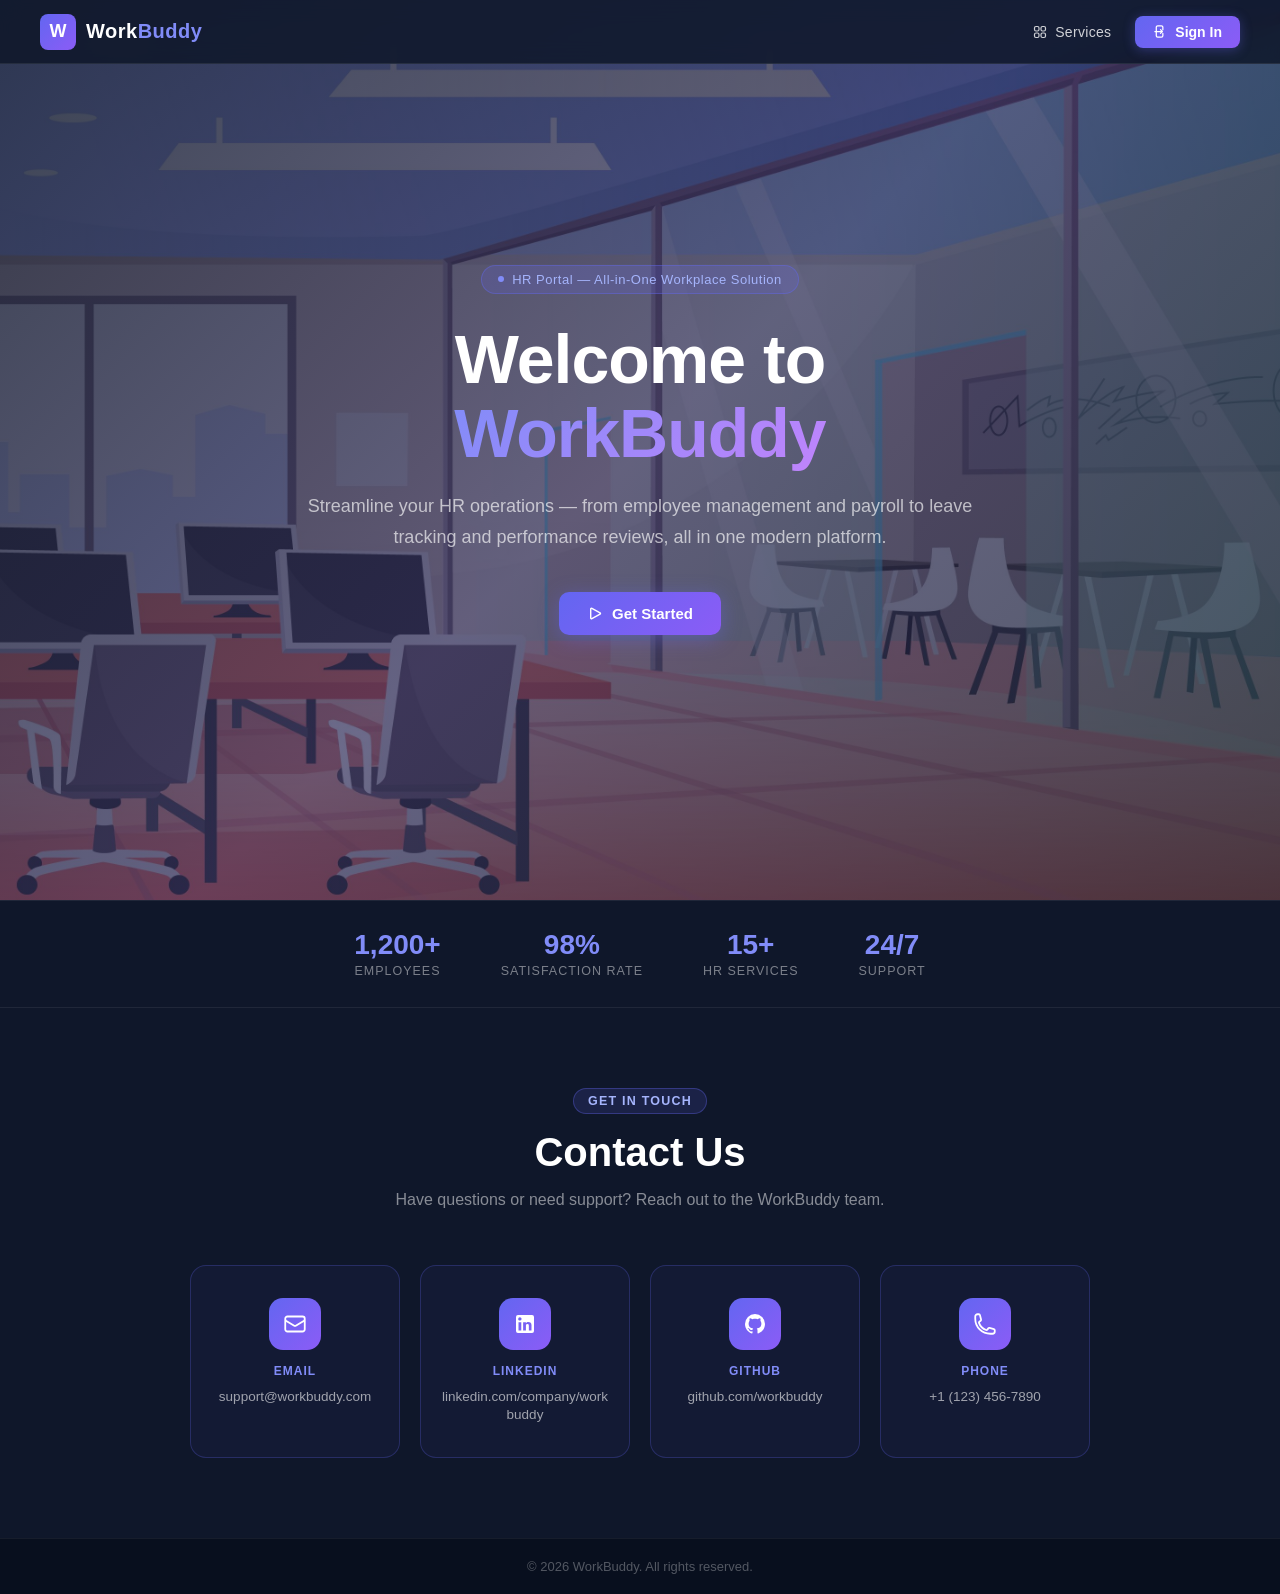
<file: src/main/resources/static/index.html>
<!DOCTYPE html>
<html lang="en">
<head>
    <meta charset="UTF-8" />
    <meta name="viewport" content="width=device-width, initial-scale=1.0" />
    <title>WorkBuddy</title>
    <link rel="stylesheet" href="css/style.css" />
</head>
<body>

    <!-- ===== Fixed Navbar ===== -->
    <nav class="navbar" id="navbar">

        <!-- Brand -->
        <a href="index.html" class="navbar-brand">
            <div class="logo-icon">W</div>
            <span class="brand-name">Work<span>Buddy</span></span>
        </a>

        <!-- Right: Services + Auth -->
        <div class="navbar-actions">

            <a href="services.html" class="nav-services-link">
                <svg xmlns="http://www.w3.org/2000/svg" fill="none" viewBox="0 0 24 24" stroke-width="1.8" stroke="currentColor">
                    <path stroke-linecap="round" stroke-linejoin="round" d="M3.75 6A2.25 2.25 0 0 1 6 3.75h2.25A2.25 2.25 0 0 1 10.5 6v2.25a2.25 2.25 0 0 1-2.25 2.25H6a2.25 2.25 0 0 1-2.25-2.25V6ZM3.75 15.75A2.25 2.25 0 0 1 6 13.5h2.25a2.25 2.25 0 0 1 2.25 2.25V18a2.25 2.25 0 0 1-2.25 2.25H6A2.25 2.25 0 0 1 3.75 18v-2.25ZM13.5 6a2.25 2.25 0 0 1 2.25-2.25H18A2.25 2.25 0 0 1 20.25 6v2.25A2.25 2.25 0 0 1 18 10.5h-2.25a2.25 2.25 0 0 1-2.25-2.25V6ZM13.5 15.75a2.25 2.25 0 0 1 2.25-2.25H18a2.25 2.25 0 0 1 2.25 2.25V18A2.25 2.25 0 0 1 18 20.25h-2.25A2.25 2.25 0 0 1 13.5 18v-2.25Z" />
                </svg>
                Services
            </a>

            <!-- Sign In button (shown when NOT signed in) -->
            <button class="btn-signin" id="btn-signin" onclick="openSignInModal()">
                <svg xmlns="http://www.w3.org/2000/svg" fill="none" viewBox="0 0 24 24" stroke-width="2" stroke="currentColor">
                    <path stroke-linecap="round" stroke-linejoin="round" d="M15.75 9V5.25A2.25 2.25 0 0 0 13.5 3h-6a2.25 2.25 0 0 0-2.25 2.25v13.5A2.25 2.25 0 0 0 7.5 21h6a2.25 2.25 0 0 0 2.25-2.25V15M12 9l3 3m0 0-3 3m3-3H3" />
                </svg>
                Sign In
            </button>

            <!-- Profile (shown when signed in, hidden by default) -->
            <div class="profile-wrapper" id="profile-section" style="display:none;">
                <button class="profile-btn" id="profile-btn" aria-label="User profile">
                    <div class="profile-avatar" id="nav-avatar">??</div>
                    <span class="profile-name" id="nav-name">Loading</span>
                    <svg class="profile-chevron" xmlns="http://www.w3.org/2000/svg" fill="none" viewBox="0 0 24 24" stroke-width="2" stroke="currentColor">
                        <path stroke-linecap="round" stroke-linejoin="round" d="m19.5 8.25-7.5 7.5-7.5-7.5" />
                    </svg>
                </button>

                <div class="profile-dropdown" id="profile-dropdown">
                    <div class="profile-dropdown-header">
                        <div class="full-name" id="nav-full-name">-</div>
                        <div class="email" id="nav-email">-</div>
                    </div>
                    <a href="#">
                        <svg xmlns="http://www.w3.org/2000/svg" fill="none" viewBox="0 0 24 24" stroke-width="1.8" stroke="currentColor">
                            <path stroke-linecap="round" stroke-linejoin="round" d="M15.75 6a3.75 3.75 0 1 1-7.5 0 3.75 3.75 0 0 1 7.5 0ZM4.501 20.118a7.5 7.5 0 0 1 14.998 0A17.933 17.933 0 0 1 12 21.75c-2.676 0-5.216-.584-7.499-1.632Z" />
                        </svg>
                        My Profile
                    </a>
                    <a href="#">
                        <svg xmlns="http://www.w3.org/2000/svg" fill="none" viewBox="0 0 24 24" stroke-width="1.8" stroke="currentColor">
                            <path stroke-linecap="round" stroke-linejoin="round" d="M9.594 3.94c.09-.542.56-.94 1.11-.94h2.593c.55 0 1.02.398 1.11.94l.213 1.281c.063.374.313.686.645.87.074.04.147.083.22.127.325.196.72.257 1.075.124l1.217-.456a1.125 1.125 0 0 1 1.37.49l1.296 2.247a1.125 1.125 0 0 1-.26 1.431l-1.003.827c-.293.241-.438.613-.43.992a7.723 7.723 0 0 1 0 .255c-.008.378.137.75.43.991l1.004.827c.424.35.534.955.26 1.43l-1.298 2.247a1.125 1.125 0 0 1-1.369.491l-1.217-.456c-.355-.133-.75-.072-1.076.124a6.47 6.47 0 0 1-.22.128c-.331.183-.581.495-.644.869l-.213 1.281c-.09.543-.56.94-1.11.94h-2.594c-.55 0-1.019-.398-1.11-.94l-.213-1.281c-.062-.374-.312-.686-.644-.87a6.52 6.52 0 0 1-.22-.127c-.325-.196-.72-.257-1.076-.124l-1.217.456a1.125 1.125 0 0 1-1.369-.49l-1.297-2.247a1.125 1.125 0 0 1 .26-1.431l1.004-.827c.292-.24.437-.613.43-.991a6.932 6.932 0 0 1 0-.255c.007-.38-.138-.751-.43-.992l-1.004-.827a1.125 1.125 0 0 1-.26-1.43l1.297-2.247a1.125 1.125 0 0 1 1.37-.491l1.216.456c.356.133.751.072 1.076-.124.072-.044.146-.086.22-.128.332-.183.582-.495.644-.869l.214-1.28Z" />
                            <path stroke-linecap="round" stroke-linejoin="round" d="M15 12a3 3 0 1 1-6 0 3 3 0 0 1 6 0Z" />
                        </svg>
                        Settings
                    </a>
                    <div class="divider"></div>
                    <a href="#" class="logout" onclick="signOut(); return false;">
                        <svg xmlns="http://www.w3.org/2000/svg" fill="none" viewBox="0 0 24 24" stroke-width="1.8" stroke="currentColor">
                            <path stroke-linecap="round" stroke-linejoin="round" d="M15.75 9V5.25A2.25 2.25 0 0 0 13.5 3h-6a2.25 2.25 0 0 0-2.25 2.25v13.5A2.25 2.25 0 0 0 7.5 21h6a2.25 2.25 0 0 0 2.25-2.25V15m3 0 3-3m0 0-3-3m3 3H9" />
                        </svg>
                        Sign Out
                    </a>
                </div>
            </div>

        </div>
    </nav>

    <!-- ===== Hero (full screen) ===== -->
    <section class="hero">
        <div class="hero-overlay"></div>
        <div class="hero-content">
            <div class="hero-badge">
                <span class="dot"></span>
                HR Portal &mdash; All-in-One Workplace Solution
            </div>
            <h1 class="hero-title">
                Welcome to<br/>
                <span class="highlight">WorkBuddy</span>
            </h1>
            <p class="hero-subtitle">
                Streamline your HR operations — from employee management and payroll
                to leave tracking and performance reviews, all in one modern platform.
            </p>
            <div class="hero-actions">
                <a href="services.html" class="btn-primary">
                    <svg xmlns="http://www.w3.org/2000/svg" fill="none" viewBox="0 0 24 24" stroke-width="2" stroke="currentColor" style="width:17px;height:17px;">
                        <path stroke-linecap="round" stroke-linejoin="round" d="M5.25 5.653c0-.856.917-1.398 1.667-.986l11.54 6.347a1.125 1.125 0 0 1 0 1.972l-11.54 6.347a1.125 1.125 0 0 1-1.667-.986V5.653Z" />
                    </svg>
                    Get Started
                </a>
            </div>
        </div>
    </section>

    <!-- Stats Bar -->
    <div class="stats-bar">
        <div class="stat-item"><span class="stat-number">1,200+</span><span class="stat-label">Employees</span></div>
        <div class="stat-item"><span class="stat-number">98%</span><span class="stat-label">Satisfaction Rate</span></div>
        <div class="stat-item"><span class="stat-number">15+</span><span class="stat-label">HR Services</span></div>
        <div class="stat-item"><span class="stat-number">24/7</span><span class="stat-label">Support</span></div>
    </div>

    <!-- Contact Us -->
    <section class="contact-section" id="contact">
        <div class="contact-inner">
            <div class="contact-header">
                <span class="contact-badge">Get In Touch</span>
                <h2 class="contact-title">Contact Us</h2>
                <p class="contact-subtitle">Have questions or need support? Reach out to the WorkBuddy team.</p>
            </div>
            <div class="contact-grid">
                <a href="mailto:support@workbuddy.com" class="contact-card">
                    <div class="contact-card-icon">
                        <svg xmlns="http://www.w3.org/2000/svg" fill="none" viewBox="0 0 24 24" stroke-width="1.8" stroke="currentColor"><path stroke-linecap="round" stroke-linejoin="round" d="M21.75 6.75v10.5a2.25 2.25 0 0 1-2.25 2.25h-15a2.25 2.25 0 0 1-2.25-2.25V6.75m19.5 0A2.25 2.25 0 0 0 19.5 4.5h-15a2.25 2.25 0 0 0-2.25 2.25m19.5 0v.243a2.25 2.25 0 0 1-1.07 1.916l-7.5 4.615a2.25 2.25 0 0 1-2.36 0L3.32 8.91a2.25 2.25 0 0 1-1.07-1.916V6.75" /></svg>
                    </div>
                    <div class="contact-card-label">Email</div>
                    <div class="contact-card-value">support@workbuddy.com</div>
                </a>
                <a href="https://linkedin.com/company/workbuddy" target="_blank" class="contact-card">
                    <div class="contact-card-icon">
                        <svg viewBox="0 0 24 24" fill="currentColor"><path d="M19 3A2 2 0 0 1 21 5V19A2 2 0 0 1 19 21H5A2 2 0 0 1 3 19V5A2 2 0 0 1 5 3H19M18.5 18.5V13.2A3.26 3.26 0 0 0 15.24 9.94C14.39 9.94 13.4 10.46 12.92 11.24V10.13H10.13V18.5H12.92V13.57A1.46 1.46 0 0 1 14.38 12.11A1.46 1.46 0 0 1 15.84 13.57V18.5H18.5M6.88 8.56A1.68 1.68 0 0 0 8.56 6.88C8.56 5.95 7.81 5.19 6.88 5.19A1.69 1.69 0 0 0 5.19 6.88C5.19 7.81 5.95 8.56 6.88 8.56M8.27 18.5V10.13H5.5V18.5H8.27Z"/></svg>
                    </div>
                    <div class="contact-card-label">LinkedIn</div>
                    <div class="contact-card-value">linkedin.com/company/workbuddy</div>
                </a>
                <a href="https://github.com/shivamsinghss/WorkBuddy" target="_blank" class="contact-card">
                    <div class="contact-card-icon">
                        <svg viewBox="0 0 24 24" fill="currentColor"><path d="M12 2A10 10 0 0 0 2 12C2 16.42 4.87 20.17 8.84 21.5C9.34 21.58 9.5 21.27 9.5 21C9.5 20.77 9.5 20.14 9.5 19.31C6.73 19.91 6.14 17.97 6.14 17.97C5.68 16.81 5.03 16.5 5.03 16.5C4.12 15.88 5.1 15.9 5.1 15.9C6.1 15.97 6.63 16.93 6.63 16.93C7.5 18.45 8.97 18 9.54 17.76C9.63 17.11 9.89 16.67 10.17 16.42C7.95 16.17 5.62 15.31 5.62 11.5C5.62 10.39 6 9.5 6.65 8.79C6.55 8.54 6.2 7.5 6.75 6.15C6.75 6.15 7.59 5.88 9.5 7.17C10.29 6.95 11.15 6.84 12 6.84C12.85 6.84 13.71 6.95 14.5 7.17C16.41 5.88 17.25 6.15 17.25 6.15C17.8 7.5 17.45 8.54 17.35 8.79C18 9.5 18.38 10.39 18.38 11.5C18.38 15.32 16.04 16.16 13.81 16.41C14.17 16.72 14.5 17.33 14.5 18.26C14.5 19.6 14.5 20.68 14.5 21C14.5 21.27 14.66 21.59 15.17 21.5C19.14 20.16 22 16.42 22 12A10 10 0 0 0 12 2Z"/></svg>
                    </div>
                    <div class="contact-card-label">GitHub</div>
                    <div class="contact-card-value">github.com/workbuddy</div>
                </a>
                <a href="tel:+11234567890" class="contact-card">
                    <div class="contact-card-icon">
                        <svg xmlns="http://www.w3.org/2000/svg" fill="none" viewBox="0 0 24 24" stroke-width="1.8" stroke="currentColor"><path stroke-linecap="round" stroke-linejoin="round" d="M2.25 6.75c0 8.284 6.716 15 15 15h2.25a2.25 2.25 0 0 0 2.25-2.25v-1.372c0-.516-.351-.966-.852-1.091l-4.423-1.106c-.44-.11-.902.055-1.173.417l-.97 1.293c-.282.376-.769.542-1.21.38a12.035 12.035 0 0 1-7.143-7.143c-.162-.441.004-.928.38-1.21l1.293-.97c.363-.271.527-.734.417-1.173L6.963 3.102a1.125 1.125 0 0 0-1.091-.852H4.5A2.25 2.25 0 0 0 2.25 4.5v2.25Z" /></svg>
                    </div>
                    <div class="contact-card-label">Phone</div>
                    <div class="contact-card-value">+1 (123) 456-7890</div>
                </a>
            </div>
        </div>
    </section>

    <footer class="footer"><span>&copy; 2026 WorkBuddy. All rights reserved.</span></footer>

    <!-- ===== Sign In Modal ===== -->
    <div class="modal-overlay" id="auth-modal">
        <div class="auth-modal-card">
            <button class="modal-close" onclick="closeSignInModal()" aria-label="Close">
                <svg xmlns="http://www.w3.org/2000/svg" fill="none" viewBox="0 0 24 24" stroke-width="2.5" stroke="currentColor"><path stroke-linecap="round" stroke-linejoin="round" d="M6 18 18 6M6 6l12 12" /></svg>
            </button>

            <!-- Step 1: Provider Selection -->
            <div id="step-provider" class="modal-step">
                <div class="modal-logo">
                    <div class="logo-icon" style="width:38px;height:38px;font-size:17px;">W</div>
                    <span class="brand-name" style="font-size:18px;">Work<span>Buddy</span></span>
                </div>
                <h2 class="modal-title">Sign in to WorkBuddy</h2>
                <p class="modal-subtitle">Choose how you'd like to continue</p>

                <button class="provider-btn" onclick="signInWithGoogle()">
                    <span class="provider-icon google">
                        <svg viewBox="0 0 24 24" fill="none">
                            <path d="M22.56 12.25c0-.78-.07-1.53-.2-2.25H12v4.26h5.92c-.26 1.37-1.04 2.53-2.21 3.31v2.77h3.57c2.08-1.92 3.28-4.74 3.28-8.09z" fill="#4285F4"/>
                            <path d="M12 23c2.97 0 5.46-.98 7.28-2.66l-3.57-2.77c-.98.66-2.23 1.06-3.71 1.06-2.86 0-5.29-1.93-6.16-4.53H2.18v2.84C3.99 20.53 7.7 23 12 23z" fill="#34A853"/>
                            <path d="M5.84 14.09c-.22-.66-.35-1.36-.35-2.09s.13-1.43.35-2.09V7.07H2.18C1.43 8.55 1 10.22 1 12s.43 3.45 1.18 4.93l2.85-2.22.81-.62z" fill="#FBBC05"/>
                            <path d="M12 5.38c1.62 0 3.06.56 4.21 1.64l3.15-3.15C17.45 2.09 14.97 1 12 1 7.7 1 3.99 3.47 2.18 7.07l3.66 2.84c.87-2.6 3.3-4.53 6.16-4.53z" fill="#EA4335"/>
                        </svg>
                    </span>
                    Continue with Google
                </button>

                <button class="provider-btn" onclick="signInWithApple()">
                    <span class="provider-icon apple">
                        <svg viewBox="0 0 24 24" fill="white">
                            <path d="M18.71 19.5c-.83 1.24-1.71 2.45-3.05 2.47-1.34.03-1.77-.79-3.29-.79-1.53 0-2 .77-3.27.82-1.31.05-2.3-1.32-3.14-2.53C4.25 17 2.94 12.45 4.7 9.39c.87-1.52 2.43-2.48 4.12-2.51 1.28-.02 2.5.87 3.29.87.78 0 2.26-1.07 3.8-.91.65.03 2.47.26 3.64 1.98-.09.06-2.17 1.28-2.15 3.81.03 3.02 2.65 4.03 2.68 4.04-.03.07-.42 1.44-1.38 2.83M13 3.5c.73-.83 1.94-1.46 2.94-1.5.13 1.17-.34 2.35-1.04 3.19-.69.85-1.83 1.51-2.95 1.42-.15-1.15.41-2.35 1.05-3.11z"/>
                        </svg>
                    </span>
                    Continue with Apple
                </button>

                <button class="provider-btn" onclick="showEmailStep()">
                    <span class="provider-icon email">
                        <svg xmlns="http://www.w3.org/2000/svg" fill="none" viewBox="0 0 24 24" stroke-width="1.8" stroke="white">
                            <path stroke-linecap="round" stroke-linejoin="round" d="M21.75 6.75v10.5a2.25 2.25 0 0 1-2.25 2.25h-15a2.25 2.25 0 0 1-2.25-2.25V6.75m19.5 0A2.25 2.25 0 0 0 19.5 4.5h-15a2.25 2.25 0 0 0-2.25 2.25m19.5 0v.243a2.25 2.25 0 0 1-1.07 1.916l-7.5 4.615a2.25 2.25 0 0 1-2.36 0L3.32 8.91a2.25 2.25 0 0 1-1.07-1.916V6.75" />
                        </svg>
                    </span>
                    Continue with Email
                </button>

                <button class="provider-btn" onclick="showPhoneStep()">
                    <span class="provider-icon phone">
                        <svg xmlns="http://www.w3.org/2000/svg" fill="none" viewBox="0 0 24 24" stroke-width="1.8" stroke="white">
                            <path stroke-linecap="round" stroke-linejoin="round" d="M2.25 6.75c0 8.284 6.716 15 15 15h2.25a2.25 2.25 0 0 0 2.25-2.25v-1.372c0-.516-.351-.966-.852-1.091l-4.423-1.106c-.44-.11-.902.055-1.173.417l-.97 1.293c-.282.376-.769.542-1.21.38a12.035 12.035 0 0 1-7.143-7.143c-.162-.441.004-.928.38-1.21l1.293-.97c.363-.271.527-.734.417-1.173L6.963 3.102a1.125 1.125 0 0 0-1.091-.852H4.5A2.25 2.25 0 0 0 2.25 4.5v2.25Z" />
                        </svg>
                    </span>
                    Continue with Phone
                </button>
            </div>

            <!-- Step: Loading -->
            <div id="step-loading" class="modal-step" style="display:none;">
                <div class="modal-loading">
                    <div class="spinner"></div>
                    <p id="loading-text">Connecting...</p>
                </div>
            </div>

            <!-- Step: Email -->
            <div id="step-email" class="modal-step" style="display:none;">
                <button class="modal-back" onclick="showProviderStep()">
                    <svg xmlns="http://www.w3.org/2000/svg" fill="none" viewBox="0 0 24 24" stroke-width="2" stroke="currentColor"><path stroke-linecap="round" stroke-linejoin="round" d="M10.5 19.5 3 12m0 0 7.5-7.5M3 12h18" /></svg>
                    Back
                </button>
                <h2 class="modal-title">Sign in with Email</h2>
                <p class="modal-subtitle">Use your WorkBuddy username or email</p>
                <div class="modal-form-group">
                    <label class="modal-label" for="email-username">Username or Email</label>
                    <input type="text" id="email-username" class="modal-input" placeholder="username or you@example.com" autocomplete="username" />
                </div>
                <div class="modal-form-group">
                    <label class="modal-label" for="email-password">Password</label>
                    <input type="password" id="email-password" class="modal-input" placeholder="••••••••" autocomplete="current-password" />
                </div>
                <button class="modal-submit" onclick="submitEmailSignIn()">Sign In</button>
            </div>

            <!-- Step: Phone -->
            <div id="step-phone" class="modal-step" style="display:none;">
                <button class="modal-back" onclick="showProviderStep()">
                    <svg xmlns="http://www.w3.org/2000/svg" fill="none" viewBox="0 0 24 24" stroke-width="2" stroke="currentColor"><path stroke-linecap="round" stroke-linejoin="round" d="M10.5 19.5 3 12m0 0 7.5-7.5M3 12h18" /></svg>
                    Back
                </button>
                <h2 class="modal-title">Sign in with Phone</h2>
                <p class="modal-subtitle">Enter your details to continue</p>
                <div class="modal-form-group">
                    <label class="modal-label" for="phone-name">Full Name</label>
                    <input type="text" id="phone-name" class="modal-input" placeholder="John Doe" autocomplete="name" />
                </div>
                <div class="modal-form-group">
                    <label class="modal-label" for="phone-number">Phone Number</label>
                    <input type="tel" id="phone-number" class="modal-input" placeholder="+1 234 567 8900" autocomplete="tel" />
                </div>
                <button class="modal-submit" onclick="submitPhoneSignIn()">Sign In</button>
            </div>

        </div>
    </div>
    <!-- ===== End Modal ===== -->

    <script src="js/auth.js"></script>
    <script>
        window.addEventListener('scroll', () => {
            document.getElementById('navbar').classList.toggle('scrolled', window.scrollY > 20);
        });
        document.addEventListener('DOMContentLoaded', initNavAuth);
    </script>

</body>
</html>
</file>
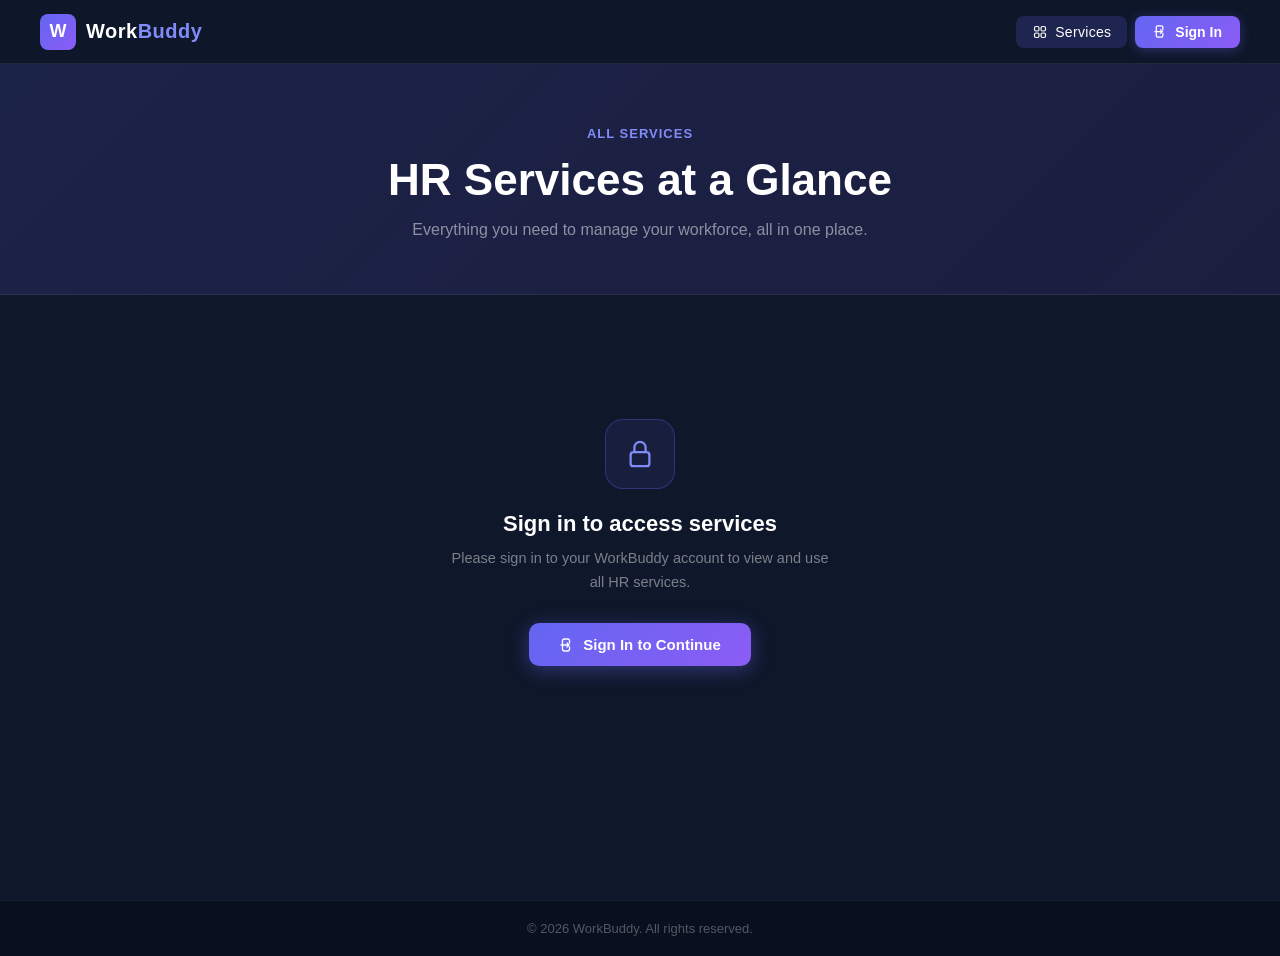
<file: src/main/resources/static/employees.html>
<!DOCTYPE html>
<html lang="en">
<head>
    <meta charset="UTF-8" />
    <meta name="viewport" content="width=device-width, initial-scale=1.0" />
    <title>WorkBuddy — My Profile</title>
    <link rel="stylesheet" href="css/style.css" />
    <link rel="stylesheet" href="css/dashboard.css" />
    <style>
        .profile-page { max-width: 900px; margin: 0 auto; padding: 36px 40px 80px; }

        .profile-hero {
            display: flex; align-items: center; gap: 28px;
            background: linear-gradient(135deg,rgba(99,102,241,.18),rgba(139,92,246,.10));
            border: 1px solid rgba(99,102,241,.25); border-radius: 20px;
            padding: 32px 36px; margin-bottom: 28px; flex-wrap: wrap;
        }
        .profile-avatar-lg {
            width: 80px; height: 80px; border-radius: 50%;
            background: linear-gradient(135deg,#6366f1,#8b5cf6);
            display: flex; align-items: center; justify-content: center;
            font-size: 28px; font-weight: 700; color: #fff; flex-shrink: 0;
        }
        .profile-hero-info { flex: 1; }
        .profile-hero-name { font-size: 24px; font-weight: 800; color: #fff; margin-bottom: 4px; }
        .profile-hero-role { font-size: 14px; color: rgba(255,255,255,.5); margin-bottom: 10px; }
        .profile-hero-badges { display: flex; gap: 8px; flex-wrap: wrap; }
        .phb {
            display: inline-block; padding: 4px 12px; border-radius: 50px;
            font-size: 12px; font-weight: 600;
        }
        .phb-dept   { background: rgba(99,102,241,.2); color: #818cf8; }
        .phb-status { background: rgba(16,185,129,.15); color: #34d399; }
        .phb-role   { background: rgba(251,191,36,.15);  color: #fbbf24; }

        .sections-grid {
            display: grid; grid-template-columns: repeat(auto-fit, minmax(260px, 1fr));
            gap: 20px; margin-bottom: 28px;
        }
        .section-card {
            background: rgba(15,23,60,.5); border: 1px solid rgba(99,102,241,.2);
            border-radius: 16px; padding: 24px 24px 20px;
        }
        .section-header {
            display: flex; align-items: center; gap: 10px;
            margin-bottom: 18px; padding-bottom: 14px;
            border-bottom: 1px solid rgba(255,255,255,.07);
        }
        .section-icon {
            width: 34px; height: 34px; border-radius: 10px;
            background: linear-gradient(135deg,#6366f1,#8b5cf6);
            display: flex; align-items: center; justify-content: center; flex-shrink: 0;
        }
        .section-icon svg { width: 17px; height: 17px; color: #fff; }
        .section-title { font-size: 12.5px; font-weight: 700; color: rgba(255,255,255,.6);
            text-transform: uppercase; letter-spacing: .8px; }
        .detail-row {
            display: flex; justify-content: space-between; align-items: flex-start;
            padding: 8px 0; border-bottom: 1px solid rgba(255,255,255,.04); gap: 12px;
        }
        .detail-row:last-child { border-bottom: none; padding-bottom: 0; }
        .detail-label { font-size: 12px; color: rgba(255,255,255,.38); flex-shrink: 0; }
        .detail-value { font-size: 13.5px; color: rgba(255,255,255,.85); font-weight: 500; text-align: right; }
        .dv-green { color: #34d399; }
        .dv-blue  { color: #818cf8; }

        .edit-profile-btn {
            display: inline-flex; align-items: center; gap: 7px;
            padding: 9px 20px; border-radius: 9px; font-family: inherit;
            font-size: 13.5px; font-weight: 600; cursor: pointer;
            background: rgba(99,102,241,.12); border: 1px solid rgba(99,102,241,.3);
            color: #818cf8; transition: background .15s;
        }
        .edit-profile-btn svg  { width: 14px; height: 14px; }
        .edit-profile-btn:hover { background: rgba(99,102,241,.2); }

        .team-toggle {
            display: inline-flex; align-items: center; gap: 8px;
            background: none; border: 1px solid rgba(99,102,241,.3); border-radius: 9px;
            padding: 9px 18px; color: #818cf8; font-family: inherit;
            font-size: 13.5px; font-weight: 600; cursor: pointer; transition: background .15s;
        }
        .team-toggle svg  { width: 15px; height: 15px; }
        .team-toggle:hover { background: rgba(99,102,241,.1); }
        #team-table-wrap { display: none; margin-top: 16px; }
        #team-table-wrap.open { display: block; }

        @media(max-width:640px){
            .profile-page { padding: 24px 16px 60px; }
            .profile-hero { padding: 24px 20px; }
            .sections-grid { grid-template-columns: 1fr; }
        }
    </style>
</head>
<body>

<!-- Navbar -->
<nav class="navbar" id="navbar">
    <a href="index.html" class="navbar-brand">
        <div class="logo-icon">W</div>
        <span class="brand-name">Work<span>Buddy</span></span>
    </a>
    <div class="navbar-actions">
        <a href="services.html" class="nav-services-link" style="color:#fff;background:rgba(99,102,241,0.2);">
            <svg xmlns="http://www.w3.org/2000/svg" fill="none" viewBox="0 0 24 24" stroke-width="1.8" stroke="currentColor">
                <path stroke-linecap="round" stroke-linejoin="round" d="M3.75 6A2.25 2.25 0 0 1 6 3.75h2.25A2.25 2.25 0 0 1 10.5 6v2.25a2.25 2.25 0 0 1-2.25 2.25H6a2.25 2.25 0 0 1-2.25-2.25V6ZM3.75 15.75A2.25 2.25 0 0 1 6 13.5h2.25a2.25 2.25 0 0 1 2.25 2.25V18a2.25 2.25 0 0 1-2.25 2.25H6A2.25 2.25 0 0 1 3.75 18v-2.25ZM13.5 6a2.25 2.25 0 0 1 2.25-2.25H18A2.25 2.25 0 0 1 20.25 6v2.25A2.25 2.25 0 0 1 18 10.5h-2.25a2.25 2.25 0 0 1-2.25-2.25V6ZM13.5 15.75a2.25 2.25 0 0 1 2.25-2.25H18a2.25 2.25 0 0 1 2.25 2.25V18A2.25 2.25 0 0 1 18 20.25h-2.25A2.25 2.25 0 0 1 13.5 18v-2.25Z" />
            </svg>
            Services
        </a>
        <button class="btn-signin" id="btn-signin" onclick="openSignInModal()">
            <svg xmlns="http://www.w3.org/2000/svg" fill="none" viewBox="0 0 24 24" stroke-width="2" stroke="currentColor"><path stroke-linecap="round" stroke-linejoin="round" d="M15.75 9V5.25A2.25 2.25 0 0 0 13.5 3h-6a2.25 2.25 0 0 0-2.25 2.25v13.5A2.25 2.25 0 0 0 7.5 21h6a2.25 2.25 0 0 0 2.25-2.25V15M12 9l3 3m0 0-3 3m3-3H3" /></svg>
            Sign In
        </button>
        <div class="profile-wrapper" id="profile-section" style="display:none;">
            <button class="profile-btn" id="profile-btn">
                <div class="profile-avatar" id="nav-avatar">??</div>
                <span class="profile-name" id="nav-name">Loading</span>
                <svg class="profile-chevron" xmlns="http://www.w3.org/2000/svg" fill="none" viewBox="0 0 24 24" stroke-width="2" stroke="currentColor"><path stroke-linecap="round" stroke-linejoin="round" d="m19.5 8.25-7.5 7.5-7.5-7.5" /></svg>
            </button>
            <div class="profile-dropdown" id="profile-dropdown">
                <div class="profile-dropdown-header">
                    <div class="full-name" id="nav-full-name">-</div>
                    <div class="email" id="nav-email">-</div>
                </div>
                <a href="#"><svg xmlns="http://www.w3.org/2000/svg" fill="none" viewBox="0 0 24 24" stroke-width="1.8" stroke="currentColor"><path stroke-linecap="round" stroke-linejoin="round" d="M15.75 6a3.75 3.75 0 1 1-7.5 0 3.75 3.75 0 0 1 7.5 0ZM4.501 20.118a7.5 7.5 0 0 1 14.998 0A17.933 17.933 0 0 1 12 21.75c-2.676 0-5.216-.584-7.499-1.632Z" /></svg> My Profile</a>
                <div class="divider"></div>
                <a href="#" class="logout" onclick="signOut(); return false;"><svg xmlns="http://www.w3.org/2000/svg" fill="none" viewBox="0 0 24 24" stroke-width="1.8" stroke="currentColor"><path stroke-linecap="round" stroke-linejoin="round" d="M15.75 9V5.25A2.25 2.25 0 0 0 13.5 3h-6a2.25 2.25 0 0 0-2.25 2.25v13.5A2.25 2.25 0 0 0 7.5 21h6a2.25 2.25 0 0 0 2.25-2.25V15m3 0 3-3m0 0-3-3m3 3H9" /></svg> Sign Out</a>
            </div>
        </div>
    </div>
</nav>

<div class="page-content">
<div class="profile-page">

    <!-- Hero -->
    <div class="profile-hero">
        <div class="profile-avatar-lg" id="hero-avatar">??</div>
        <div class="profile-hero-info">
            <div class="profile-hero-name" id="hero-name">Loading...</div>
            <div class="profile-hero-role" id="hero-sub">—</div>
            <div class="profile-hero-badges">
                <span class="phb phb-dept"   id="hero-dept"></span>
                <span class="phb phb-status" id="hero-status">Active</span>
                <span class="phb phb-role"   id="hero-role-lbl"></span>
            </div>
        </div>
        <button class="edit-profile-btn" id="edit-btn" onclick="openEditModal(null)">
            <svg xmlns="http://www.w3.org/2000/svg" fill="none" viewBox="0 0 24 24" stroke-width="2" stroke="currentColor"><path stroke-linecap="round" stroke-linejoin="round" d="m16.862 4.487 1.687-1.688a1.875 1.875 0 1 1 2.652 2.652L10.582 16.07a4.5 4.5 0 0 1-1.897 1.13L6 18l.8-2.685a4.5 4.5 0 0 1 1.13-1.897l8.932-8.931Z" /></svg>
            Edit
        </button>
    </div>

    <!-- Sections -->
    <div class="sections-grid">

        <!-- Personal -->
        <div class="section-card">
            <div class="section-header">
                <div class="section-icon"><svg xmlns="http://www.w3.org/2000/svg" fill="none" viewBox="0 0 24 24" stroke-width="1.8" stroke="currentColor"><path stroke-linecap="round" stroke-linejoin="round" d="M15.75 6a3.75 3.75 0 1 1-7.5 0 3.75 3.75 0 0 1 7.5 0ZM4.501 20.118a7.5 7.5 0 0 1 14.998 0A17.933 17.933 0 0 1 12 21.75c-2.676 0-5.216-.584-7.499-1.632Z" /></svg></div>
                <span class="section-title">Personal</span>
            </div>
            <div class="detail-row"><span class="detail-label">Full Name</span><span class="detail-value" id="d-name">—</span></div>
            <div class="detail-row"><span class="detail-label">Email</span><span class="detail-value" id="d-email">—</span></div>
            <div class="detail-row"><span class="detail-label">Phone</span><span class="detail-value" id="d-phone">—</span></div>
            <div class="detail-row"><span class="detail-label">Employee ID</span><span class="detail-value dv-blue" id="d-id">—</span></div>
        </div>

        <!-- Official -->
        <div class="section-card">
            <div class="section-header">
                <div class="section-icon"><svg xmlns="http://www.w3.org/2000/svg" fill="none" viewBox="0 0 24 24" stroke-width="1.8" stroke="currentColor"><path stroke-linecap="round" stroke-linejoin="round" d="M20.25 14.15v4.25c0 1.094-.787 2.036-1.872 2.18-2.087.277-4.216.42-6.378.42s-4.291-.143-6.378-.42c-1.085-.144-1.872-1.086-1.872-2.18v-4.25m16.5 0a2.18 2.18 0 0 0 .75-1.661V8.706c0-1.081-.768-2.015-1.837-2.175a48.114 48.114 0 0 0-3.413-.387m4.5 8.006c-.194.165-.42.295-.673.38A23.978 23.978 0 0 1 12 15.75c-2.648 0-5.195-.429-7.577-1.22a2.016 2.016 0 0 1-.673-.38m0 0A2.18 2.18 0 0 1 3 12.489V8.706c0-1.081.768-2.015 1.837-2.175a48.111 48.111 0 0 1 3.413-.387m7.5 0V5.25A2.25 2.25 0 0 0 13.5 3h-3a2.25 2.25 0 0 0-2.25 2.25v.894m7.5 0a48.667 48.667 0 0 0-7.5 0" /></svg></div>
                <span class="section-title">Official</span>
            </div>
            <div class="detail-row"><span class="detail-label">Department</span><span class="detail-value" id="d-dept">—</span></div>
            <div class="detail-row"><span class="detail-label">Position</span><span class="detail-value" id="d-position">—</span></div>
            <div class="detail-row"><span class="detail-label">Join Date</span><span class="detail-value" id="d-joindate">—</span></div>
            <div class="detail-row"><span class="detail-label">Status</span><span class="detail-value dv-green" id="d-status">—</span></div>
        </div>

        <!-- Financial -->
        <div class="section-card">
            <div class="section-header">
                <div class="section-icon"><svg xmlns="http://www.w3.org/2000/svg" fill="none" viewBox="0 0 24 24" stroke-width="1.8" stroke="currentColor"><path stroke-linecap="round" stroke-linejoin="round" d="M12 6v12m-3-2.818.879.659c1.171.879 3.07.879 4.242 0 1.172-.879 1.172-2.303 0-3.182C13.536 12.219 12.768 12 12 12c-.725 0-1.45-.22-2.003-.659-1.106-.879-1.106-2.303 0-3.182s2.9-.879 4.006 0l.415.33M21 12a9 9 0 1 1-18 0 9 9 0 0 1 18 0Z" /></svg></div>
                <span class="section-title">Financial</span>
            </div>
            <div class="detail-row"><span class="detail-label">Annual Salary</span><span class="detail-value dv-green" id="d-salary">—</span></div>
            <div class="detail-row"><span class="detail-label">Monthly Gross</span><span class="detail-value" id="d-monthly">—</span></div>
            <div class="detail-row"><span class="detail-label">Account Type</span><span class="detail-value">Full-Time</span></div>
            <div class="detail-row"><span class="detail-label">Pay Cycle</span><span class="detail-value">Monthly</span></div>
        </div>

    </div>

    <!-- Admin: Manage Team -->
    <div id="team-section" style="display:none;">
        <button class="team-toggle" onclick="document.getElementById('team-table-wrap').classList.toggle('open')">
            <svg xmlns="http://www.w3.org/2000/svg" fill="none" viewBox="0 0 24 24" stroke-width="1.8" stroke="currentColor"><path stroke-linecap="round" stroke-linejoin="round" d="M15 19.128a9.38 9.38 0 0 0 2.625.372 9.337 9.337 0 0 0 4.121-.952 4.125 4.125 0 0 0-7.533-2.493M15 19.128v-.003c0-1.113-.285-2.16-.786-3.07M15 19.128v.106A12.318 12.318 0 0 1 8.624 21c-2.331 0-4.512-.645-6.374-1.766l-.001-.109a6.375 6.375 0 0 1 11.964-3.07M12 6.375a3.375 3.375 0 1 1-6.75 0 3.375 3.375 0 0 1 6.75 0Zm8.25 2.25a2.625 2.625 0 1 1-5.25 0 2.625 2.625 0 0 1 5.25 0Z" /></svg>
            Manage Team
        </button>
        <div id="team-table-wrap">
            <div class="page-header" style="margin-top:16px;margin-bottom:14px;">
                <p class="page-subtitle">All employees in the system</p>
                <button class="btn-add" onclick="openAddModal()">
                    <svg xmlns="http://www.w3.org/2000/svg" fill="none" viewBox="0 0 24 24" stroke-width="2" stroke="currentColor"><path stroke-linecap="round" stroke-linejoin="round" d="M12 4.5v15m7.5-7.5h-15" /></svg>
                    Add Employee
                </button>
            </div>
            <div class="table-wrapper">
                <table class="data-table">
                    <thead><tr><th>Name</th><th>Department</th><th>Position</th><th>Status</th><th>Actions</th></tr></thead>
                    <tbody id="team-tbody"><tr class="loading-row"><td colspan="5" style="text-align:center;padding:40px;color:rgba(255,255,255,.3)">Loading...</td></tr></tbody>
                </table>
            </div>
        </div>
    </div>

</div>
</div>

<!-- Edit / Add Modal -->
<div class="dash-modal-overlay" id="form-modal">
  <div class="dash-modal-card">
    <button class="dash-modal-close" onclick="closeFormModal()"><svg xmlns="http://www.w3.org/2000/svg" fill="none" viewBox="0 0 24 24" stroke-width="2.5" stroke="currentColor"><path stroke-linecap="round" stroke-linejoin="round" d="M6 18 18 6M6 6l12 12" /></svg></button>
    <div class="dash-modal-title" id="modal-title">Edit Profile</div>
    <div class="form-row">
        <div class="form-group"><label class="form-label">First Name</label><input class="form-input" id="f-fn" placeholder="John" /></div>
        <div class="form-group"><label class="form-label">Last Name</label><input class="form-input" id="f-ln" placeholder="Doe" /></div>
    </div>
    <div class="form-row">
        <div class="form-group"><label class="form-label">Email</label><input class="form-input" id="f-em" type="email" /></div>
        <div class="form-group"><label class="form-label">Phone</label><input class="form-input" id="f-ph" /></div>
    </div>
    <div class="form-row">
        <div class="form-group"><label class="form-label">Department</label>
            <select class="form-select" id="f-dp">
                <option value="">Select...</option>
                <option>Engineering</option><option>HR</option><option>Finance</option>
                <option>Marketing</option><option>Sales</option><option>Operations</option>
                <option>Legal</option><option>Design</option>
            </select>
        </div>
        <div class="form-group"><label class="form-label">Position</label><input class="form-input" id="f-pos" /></div>
    </div>
    <div class="form-row">
        <div class="form-group"><label class="form-label">Join Date</label><input class="form-input" id="f-jd" type="date" /></div>
        <div class="form-group"><label class="form-label">Salary (annual)</label><input class="form-input" id="f-sal" type="number" /></div>
    </div>
    <div class="form-group"><label class="form-label">Status</label>
        <select class="form-select" id="f-st"><option>Active</option><option>Inactive</option></select>
    </div>
    <div class="form-row" id="cred-row">
        <div class="form-group"><label class="form-label">Username</label><input class="form-input" id="f-un" /></div>
        <div class="form-group"><label class="form-label">Password</label><input class="form-input" id="f-pw" type="password" /></div>
    </div>
    <div class="modal-footer">
        <button class="btn-cancel" onclick="closeFormModal()">Cancel</button>
        <button class="btn-save" onclick="submitForm()">Save</button>
    </div>
  </div>
</div>

<!-- Delete Confirm -->
<div class="dash-modal-overlay" id="delete-modal">
  <div class="dash-modal-card narrow">
    <button class="dash-modal-close" onclick="closeDeleteModal()"><svg xmlns="http://www.w3.org/2000/svg" fill="none" viewBox="0 0 24 24" stroke-width="2.5" stroke="currentColor"><path stroke-linecap="round" stroke-linejoin="round" d="M6 18 18 6M6 6l12 12" /></svg></button>
    <div class="confirm-icon"><svg xmlns="http://www.w3.org/2000/svg" fill="none" viewBox="0 0 24 24" stroke-width="1.8" stroke="currentColor"><path stroke-linecap="round" stroke-linejoin="round" d="m14.74 9-.346 9m-4.788 0L9.26 9m9.968-3.21c.342.052.682.107 1.022.166m-1.022-.165L18.16 19.673a2.25 2.25 0 0 1-2.244 2.077H8.084a2.25 2.25 0 0 1-2.244-2.077L4.772 5.79m14.456 0a48.108 48.108 0 0 0-3.478-.397m-12 .562c.34-.059.68-.114 1.022-.165m0 0a48.11 48.11 0 0 1 3.478-.397m7.5 0v-.916c0-1.18-.91-2.164-2.09-2.201a51.964 51.964 0 0 0-3.32 0c-1.18.037-2.09 1.022-2.09 2.201v.916m7.5 0a48.667 48.667 0 0 0-7.5 0" /></svg></div>
    <div class="confirm-title">Delete Employee</div>
    <div class="confirm-text">This permanently removes the employee record and cannot be undone.</div>
    <div class="modal-footer">
        <button class="btn-cancel" onclick="closeDeleteModal()">Cancel</button>
        <button class="btn-confirm-delete" onclick="doDelete()">Delete</button>
    </div>
  </div>
</div>

<!-- Auth Modal -->
<div class="modal-overlay" id="auth-modal">
    <div class="auth-modal-card">
        <button class="modal-close" onclick="closeSignInModal()"><svg xmlns="http://www.w3.org/2000/svg" fill="none" viewBox="0 0 24 24" stroke-width="2.5" stroke="currentColor"><path stroke-linecap="round" stroke-linejoin="round" d="M6 18 18 6M6 6l12 12" /></svg></button>
        <div id="step-provider" class="modal-step">
            <div class="modal-logo"><div class="logo-icon" style="width:38px;height:38px;font-size:17px;">W</div><span class="brand-name" style="font-size:18px;">Work<span>Buddy</span></span></div>
            <h2 class="modal-title">Sign in to WorkBuddy</h2><p class="modal-subtitle">Choose how you'd like to continue</p>
            <button class="provider-btn" onclick="showEmailStep()"><span class="provider-icon email"><svg xmlns="http://www.w3.org/2000/svg" fill="none" viewBox="0 0 24 24" stroke-width="1.8" stroke="white"><path stroke-linecap="round" stroke-linejoin="round" d="M21.75 6.75v10.5a2.25 2.25 0 0 1-2.25 2.25h-15a2.25 2.25 0 0 1-2.25-2.25V6.75m19.5 0A2.25 2.25 0 0 0 19.5 4.5h-15a2.25 2.25 0 0 0-2.25 2.25m19.5 0v.243a2.25 2.25 0 0 1-1.07 1.916l-7.5 4.615a2.25 2.25 0 0 1-2.36 0L3.32 8.91a2.25 2.25 0 0 1-1.07-1.916V6.75" /></svg></span>Continue with Email</button>
        </div>
        <div id="step-loading" class="modal-step" style="display:none;"><div class="modal-loading"><div class="spinner"></div><p id="loading-text">Connecting...</p></div></div>
        <div id="step-email" class="modal-step" style="display:none;">
            <button class="modal-back" onclick="showProviderStep()"><svg xmlns="http://www.w3.org/2000/svg" fill="none" viewBox="0 0 24 24" stroke-width="2" stroke="currentColor"><path stroke-linecap="round" stroke-linejoin="round" d="M10.5 19.5 3 12m0 0 7.5-7.5M3 12h18" /></svg> Back</button>
            <h2 class="modal-title">Sign in</h2><p class="modal-subtitle">Use your WorkBuddy credentials</p>
            <div class="modal-form-group"><label class="modal-label">Username or Email</label><input type="text" id="email-username" class="modal-input" /></div>
            <div class="modal-form-group"><label class="modal-label">Password</label><input type="password" id="email-password" class="modal-input" /></div>
            <button class="modal-submit" onclick="submitEmailSignIn()">Sign In</button>
        </div>
    </div>
</div>

<div class="toast" id="toast"></div>

<script src="js/auth.js"></script>
<script src="js/api.js"></script>
<script>
const user    = getUser();
const isAdmin = user && user.role === 'admin';
let allEmployees = [], editingId = null, deleteTargetId = null;

document.addEventListener('DOMContentLoaded', () => {
    if (!user) { window.location.href = 'services.html'; return; }
    initNavAuth();
    window.addEventListener('scroll', () =>
        document.getElementById('navbar').classList.toggle('scrolled', window.scrollY > 20));
    loadProfile();
});

async function loadProfile() {
    // Fill hero from cached session
    set('hero-avatar',    user.avatar   || '?');
    set('hero-name',      user.name     || '—');
    set('hero-sub',       (user.position||'') + (user.department ? ' · '+user.department : ''));
    set('hero-dept',      user.department || '');
    set('hero-status',    'Active');
    set('hero-role-lbl',  isAdmin ? 'Admin' : 'Employee');
    set('d-name',         user.name     || '—');
    set('d-email',        user.email    || '—');
    set('d-id',           user.id       || '—');
    set('d-dept',         user.department || '—');
    set('d-position',     user.position  || '—');

    // Fetch full record for phone / salary / join date
    if (user.id && user.id !== 'admin') {
        try {
            const emp = await Api.employees.getById(user.id);
            if (emp) applyEmp(emp);
        } catch(e) {}
    }

    if (isAdmin) {
        document.getElementById('team-section').style.display = 'block';
        loadTeam();
    }
}

function applyEmp(e) {
    set('d-phone',    e.phone    || '—');
    set('d-joindate', e.joinDate || '—');
    set('d-status',   e.status   || '—');
    if (e.salary) {
        set('d-salary',  '$' + Number(e.salary).toLocaleString());
        set('d-monthly', '$' + Math.round(e.salary/12).toLocaleString());
    }
}

async function loadTeam() {
    try {
        allEmployees = await Api.employees.getAll();
        renderTeam();
    } catch(e) {
        document.getElementById('team-tbody').innerHTML =
            '<tr><td colspan="5" style="text-align:center;padding:40px;color:#f87171">Could not load</td></tr>';
    }
}

function renderTeam() {
    const t = document.getElementById('team-tbody');
    if (!allEmployees.length) { t.innerHTML='<tr class="loading-row"><td colspan="5" style="text-align:center;padding:40px;color:rgba(255,255,255,.3)">No employees</td></tr>'; return; }
    t.innerHTML = allEmployees.map(e=>`
        <tr>
            <td><div class="cell-name">${esc(e.firstName)} ${esc(e.lastName)}</div><div class="cell-sub">${esc(e.email||'')}</div></td>
            <td>${esc(e.department||'—')}</td><td>${esc(e.position||'—')}</td>
            <td><span class="badge ${e.status==='Active'?'badge-green':'badge-red'}">${esc(e.status||'—')}</span></td>
            <td><div class="action-btns">
                <button class="btn-icon" title="Edit" onclick="openEditModal('${e.id}')">
                    <svg xmlns="http://www.w3.org/2000/svg" fill="none" viewBox="0 0 24 24" stroke-width="2" stroke="currentColor"><path stroke-linecap="round" stroke-linejoin="round" d="m16.862 4.487 1.687-1.688a1.875 1.875 0 1 1 2.652 2.652L10.582 16.07a4.5 4.5 0 0 1-1.897 1.13L6 18l.8-2.685a4.5 4.5 0 0 1 1.13-1.897l8.932-8.931Z" /></svg>
                </button>
                <button class="btn-icon danger" title="Delete" onclick="confirmDelete('${e.id}')">
                    <svg xmlns="http://www.w3.org/2000/svg" fill="none" viewBox="0 0 24 24" stroke-width="2" stroke="currentColor"><path stroke-linecap="round" stroke-linejoin="round" d="m14.74 9-.346 9m-4.788 0L9.26 9m9.968-3.21c.342.052.682.107 1.022.166m-1.022-.165L18.16 19.673a2.25 2.25 0 0 1-2.244 2.077H8.084a2.25 2.25 0 0 1-2.244-2.077L4.772 5.79m14.456 0a48.108 48.108 0 0 0-3.478-.397m-12 .562c.34-.059.68-.114 1.022-.165m0 0a48.11 48.11 0 0 1 3.478-.397m7.5 0v-.916c0-1.18-.91-2.164-2.09-2.201a51.964 51.964 0 0 0-3.32 0c-1.18.037-2.09 1.022-2.09 2.201v.916m7.5 0a48.667 48.667 0 0 0-7.5 0" /></svg>
                </button>
            </div></td>
        </tr>`).join('');
}

function openAddModal() {
    editingId = null;
    document.getElementById('modal-title').textContent = 'Add Employee';
    ['f-fn','f-ln','f-em','f-ph','f-pos','f-jd','f-sal','f-un','f-pw'].forEach(id => { const el=document.getElementById(id); if(el) el.value=''; });
    document.getElementById('f-dp').value = '';
    document.getElementById('f-st').value = 'Active';
    document.getElementById('cred-row').style.display = 'grid';
    document.getElementById('form-modal').classList.add('open');
}

function openEditModal(id) {
    editingId = id || user.id;
    document.getElementById('modal-title').textContent = id ? 'Edit Employee' : 'Edit My Profile';
    document.getElementById('cred-row').style.display = 'none';
    const emp = id ? allEmployees.find(e=>e.id===id) : null;
    if (emp) {
        document.getElementById('f-fn').value  = emp.firstName  ||'';
        document.getElementById('f-ln').value  = emp.lastName   ||'';
        document.getElementById('f-em').value  = emp.email      ||'';
        document.getElementById('f-ph').value  = emp.phone      ||'';
        document.getElementById('f-dp').value  = emp.department ||'';
        document.getElementById('f-pos').value = emp.position   ||'';
        document.getElementById('f-jd').value  = emp.joinDate   ||'';
        document.getElementById('f-sal').value = emp.salary     ||'';
        document.getElementById('f-st').value  = emp.status     ||'Active';
    }
    document.getElementById('form-modal').classList.add('open');
}

async function submitForm() {
    const data = {
        firstName:  document.getElementById('f-fn').value.trim(),
        lastName:   document.getElementById('f-ln').value.trim(),
        email:      document.getElementById('f-em').value.trim(),
        phone:      document.getElementById('f-ph').value.trim(),
        department: document.getElementById('f-dp').value,
        position:   document.getElementById('f-pos').value.trim(),
        joinDate:   document.getElementById('f-jd').value,
        salary:     parseFloat(document.getElementById('f-sal').value)||0,
        status:     document.getElementById('f-st').value
    };
    if (!editingId) {
        data.username = document.getElementById('f-un').value.trim();
        data.password = document.getElementById('f-pw').value.trim();
    }
    try {
        if (editingId) await Api.employees.update(editingId, data);
        else           await Api.employees.create(data);
        closeFormModal(); await loadTeam();
        showToast('success', editingId ? 'Saved' : 'Employee added');
    } catch(e) { showToast('error','Save failed'); }
}

function confirmDelete(id) { deleteTargetId=id; document.getElementById('delete-modal').classList.add('open'); }
async function doDelete() {
    try { await Api.employees.delete(deleteTargetId); closeDeleteModal(); await loadTeam(); showToast('success','Deleted'); }
    catch(e) { showToast('error','Delete failed'); }
}

function closeFormModal()   { document.getElementById('form-modal').classList.remove('open'); }
function closeDeleteModal() { document.getElementById('delete-modal').classList.remove('open'); }

function set(id, val) { const el=document.getElementById(id); if(el) el.textContent=val; }
function esc(s)       { return String(s||'').replace(/&/g,'&amp;').replace(/</g,'&lt;').replace(/>/g,'&gt;'); }
function showToast(type, msg) {
    const t=document.getElementById('toast'); t.textContent=msg;
    t.className='toast show '+type; setTimeout(()=>t.className='toast',2800);
}

['form-modal','delete-modal'].forEach(id => {
    document.getElementById(id).addEventListener('click', e => { if(e.target===e.currentTarget) e.currentTarget.classList.remove('open'); });
});
</script>
</body>
</html>
</file>
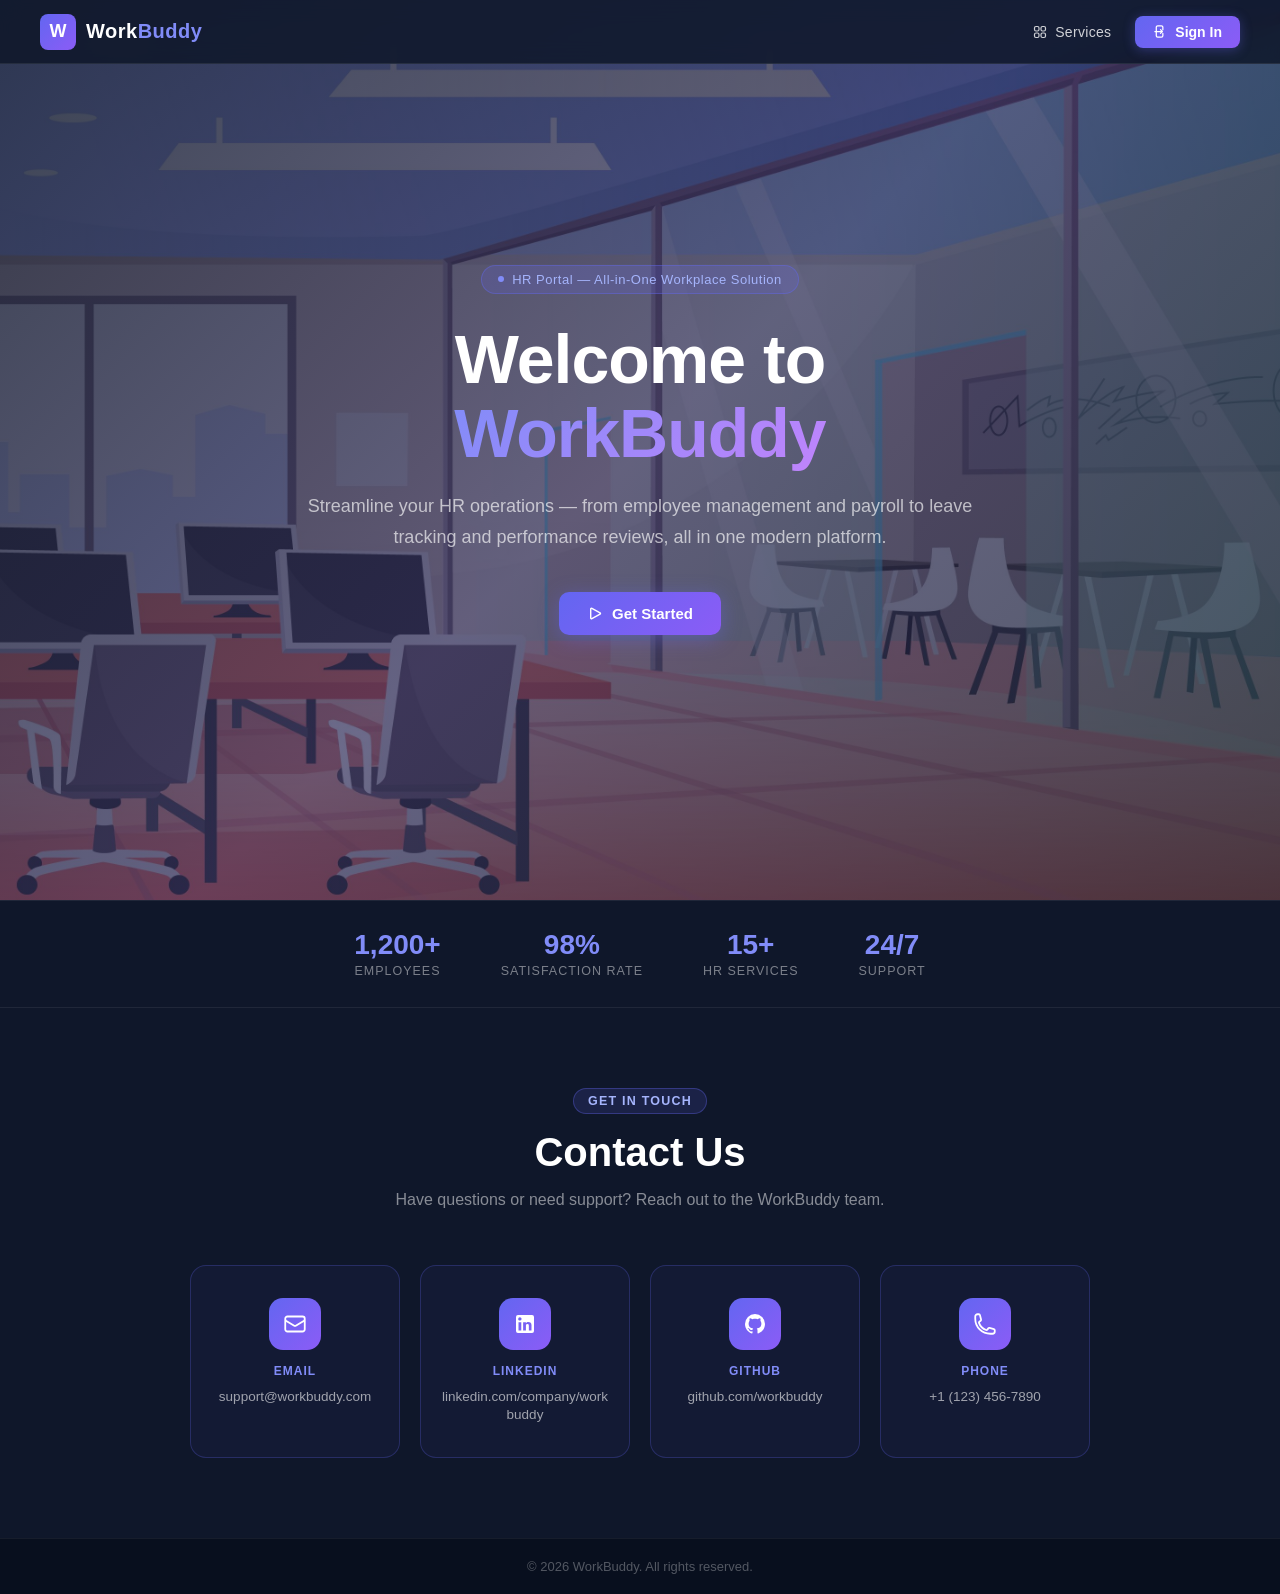
<file: src/main/resources/static/leaves.html>
<!DOCTYPE html>
<html lang="en">
<head>
    <meta charset="UTF-8" />
    <meta name="viewport" content="width=device-width, initial-scale=1.0" />
    <title>WorkBuddy &mdash; Leave &amp; Attendance</title>
    <link rel="stylesheet" href="css/style.css" />
    <link rel="stylesheet" href="css/dashboard.css" />
    <style>
        /* ── Balance Cards ── */
        .balance-grid {
            display: grid;
            grid-template-columns: repeat(auto-fit, minmax(180px, 1fr));
            gap: 16px;
            margin-bottom: 24px;
        }
        .balance-card {
            background: #1e1e2e;
            border: 1px solid rgba(99,102,241,0.2);
            border-radius: 14px;
            padding: 20px 22px;
            display: flex;
            flex-direction: column;
            gap: 6px;
        }
        .bc-label {
            font-size: 11px;
            font-weight: 600;
            letter-spacing: .08em;
            text-transform: uppercase;
            color: rgba(255,255,255,0.45);
        }
        .bc-value {
            font-size: 32px;
            font-weight: 700;
            line-height: 1;
        }
        .bc-sub { font-size: 12px; color: rgba(255,255,255,0.45); }
        .bc-wfh   .bc-value { color: #818cf8; }
        .bc-leave .bc-value { color: #34d399; }
        .bc-present .bc-value { color: #f59e0b; }

        /* ── Today Card ── */
        .today-card {
            background: #1e1e2e;
            border: 1px solid rgba(99,102,241,0.2);
            border-radius: 14px;
            padding: 22px 24px;
            margin-bottom: 24px;
        }
        .today-card h3 {
            font-size: 12px;
            font-weight: 600;
            text-transform: uppercase;
            letter-spacing: .08em;
            color: rgba(255,255,255,0.45);
            margin: 0 0 16px;
        }
        /* Radio-style option row */
        .today-options {
            display: flex;
            gap: 10px;
            flex-wrap: wrap;
        }
        .today-opt {
            flex: 1;
            min-width: 130px;
            display: flex;
            flex-direction: column;
            align-items: center;
            gap: 6px;
            padding: 14px 12px 12px;
            border-radius: 12px;
            border: 2px solid rgba(255,255,255,0.08);
            background: rgba(255,255,255,0.03);
            cursor: pointer;
            transition: all .18s;
            user-select: none;
        }
        .today-opt:hover { border-color: rgba(255,255,255,0.2); background: rgba(255,255,255,0.06); }
        .today-opt .opt-icon { font-size: 22px; line-height: 1; }
        .today-opt .opt-label { font-size: 13px; font-weight: 600; color: rgba(255,255,255,0.6); }
        /* Active states per type */
        .today-opt.sel-present { border-color:#34d399; background:rgba(52,211,153,0.1); }
        .today-opt.sel-present .opt-label { color:#34d399; }
        .today-opt.sel-wfh     { border-color:#818cf8; background:rgba(129,140,248,0.1); }
        .today-opt.sel-wfh     .opt-label { color:#818cf8; }
        .today-opt.sel-leave   { border-color:#fbbf24; background:rgba(251,191,36,0.1); }
        .today-opt.sel-leave   .opt-label { color:#fbbf24; }
        .today-opt.disabled {
            opacity: 0.3;
            cursor: not-allowed;
            pointer-events: none;
        }
        /* Punch controls — only shown when Present is active */
        .punch-controls {
            display: none;
            align-items: center;
            gap: 10px;
            flex-wrap: wrap;
            margin-top: 14px;
            padding-top: 14px;
            border-top: 1px solid rgba(255,255,255,0.07);
        }
        .punch-controls.visible { display: flex; }
        .btn-punch {
            padding: 8px 20px;
            border-radius: 8px;
            border: none;
            font-size: 13px;
            font-weight: 600;
            cursor: pointer;
            transition: all .18s;
        }
        .btn-punch-in  { background:rgba(52,211,153,0.2); color:#34d399; }
        .btn-punch-in:hover  { background:rgba(52,211,153,0.35); }
        .btn-punch-out { background:rgba(239,68,68,0.18); color:#ef4444; }
        .btn-punch-out:hover { background:rgba(239,68,68,0.3); }
        .btn-punch:disabled { opacity:.35; cursor:not-allowed; }
        .punch-time { font-size:12px; color:rgba(255,255,255,0.45); }

        /* ── Main Tabs ── */
        .tabs-bar {
            display: flex;
            gap: 4px;
            border-bottom: 1px solid rgba(255,255,255,0.08);
            margin-bottom: 20px;
        }
        .tab-btn {
            padding: 10px 20px;
            background: transparent;
            border: none;
            color: rgba(255,255,255,0.45);
            font-size: 13px;
            font-weight: 600;
            cursor: pointer;
            border-bottom: 2px solid transparent;
            margin-bottom: -1px;
            transition: all .18s;
        }
        .tab-btn:hover { color: rgba(255,255,255,0.75); }
        .tab-btn.active { color: #818cf8; border-bottom-color: #818cf8; }
        .tab-panel { display: none; }
        .tab-panel.active { display: block; }

        /* ── Sub-filter Pills (All Requests tab) ── */
        .filter-pills {
            display: flex;
            gap: 8px;
            margin-bottom: 16px;
        }
        .pill {
            padding: 5px 16px;
            border-radius: 20px;
            font-size: 12px;
            font-weight: 600;
            cursor: pointer;
            border: 1px solid rgba(255,255,255,0.12);
            background: transparent;
            color: rgba(255,255,255,0.5);
            transition: all .18s;
        }
        .pill:hover { border-color: rgba(255,255,255,0.3); color: rgba(255,255,255,0.8); }
        .pill.active { background: rgba(129,140,248,0.18); border-color: #818cf8; color: #818cf8; }

        /* ── Apply Sub-options ── */
        .apply-options {
            display: flex;
            gap: 16px;
            margin-bottom: 24px;
            flex-wrap: wrap;
        }
        .apply-option-card {
            flex: 1;
            min-width: 200px;
            max-width: 260px;
            background: #1e1e2e;
            border: 2px solid rgba(99,102,241,0.2);
            border-radius: 14px;
            padding: 22px 20px;
            cursor: pointer;
            transition: all .2s;
            text-align: center;
        }
        .apply-option-card:hover { border-color: rgba(129,140,248,0.5); background: rgba(129,140,248,0.06); }
        .apply-option-card.selected { border-color: #818cf8; background: rgba(129,140,248,0.12); }
        .apply-option-card .aoc-icon {
            font-size: 28px;
            margin-bottom: 10px;
        }
        .apply-option-card .aoc-title {
            font-size: 15px;
            font-weight: 700;
            color: #fff;
            margin-bottom: 4px;
        }
        .apply-option-card .aoc-desc {
            font-size: 12px;
            color: rgba(255,255,255,0.45);
        }

        /* ── Apply Form ── */
        .apply-form-wrap {
            background: #1e1e2e;
            border: 1px solid rgba(99,102,241,0.2);
            border-radius: 14px;
            padding: 24px;
            max-width: 560px;
            display: none;
        }
        .apply-form-wrap.visible { display: block; }
        .apply-form-wrap h3 {
            font-size: 16px;
            font-weight: 700;
            color: #fff;
            margin: 0 0 20px;
        }
        .lf-row { display: grid; grid-template-columns: 1fr 1fr; gap: 14px; }
        .lf-full { grid-column: 1 / -1; }

        /* ── Admin bar ── */
        .admin-bar {
            display: flex;
            align-items: center;
            justify-content: space-between;
            margin-bottom: 16px;
            flex-wrap: wrap;
            gap: 10px;
        }
        .admin-bar h3 {
            font-size: 14px;
            font-weight: 600;
            color: rgba(255,255,255,0.7);
            text-transform: uppercase;
            letter-spacing: .06em;
            margin: 0;
        }

        /* ── Credits modal ── */
        .credits-form { display: flex; flex-direction: column; gap: 14px; }
    </style>
</head>
<body>

    <!-- ===== Navbar ===== -->
    <nav class="navbar" id="navbar">
        <a href="index.html" class="navbar-brand">
            <div class="logo-icon">W</div>
            <span class="brand-name">Work<span>Buddy</span></span>
        </a>
        <div class="navbar-actions">
            <a href="services.html" class="nav-services-link" style="color:#fff;background:rgba(99,102,241,0.2);">
                <svg xmlns="http://www.w3.org/2000/svg" fill="none" viewBox="0 0 24 24" stroke-width="1.8" stroke="currentColor">
                    <path stroke-linecap="round" stroke-linejoin="round" d="M3.75 6A2.25 2.25 0 0 1 6 3.75h2.25A2.25 2.25 0 0 1 10.5 6v2.25a2.25 2.25 0 0 1-2.25 2.25H6a2.25 2.25 0 0 1-2.25-2.25V6ZM3.75 15.75A2.25 2.25 0 0 1 6 13.5h2.25a2.25 2.25 0 0 1 2.25 2.25V18a2.25 2.25 0 0 1-2.25 2.25H6A2.25 2.25 0 0 1 3.75 18v-2.25ZM13.5 6a2.25 2.25 0 0 1 2.25-2.25H18A2.25 2.25 0 0 1 20.25 6v2.25A2.25 2.25 0 0 1 18 10.5h-2.25a2.25 2.25 0 0 1-2.25-2.25V6ZM13.5 15.75a2.25 2.25 0 0 1 2.25-2.25H18a2.25 2.25 0 0 1 2.25 2.25V18A2.25 2.25 0 0 1 18 20.25h-2.25A2.25 2.25 0 0 1 13.5 18v-2.25Z" />
                </svg>
                Services
            </a>
            <button class="btn-signin" id="btn-signin" onclick="openSignInModal()">
                <svg xmlns="http://www.w3.org/2000/svg" fill="none" viewBox="0 0 24 24" stroke-width="2" stroke="currentColor"><path stroke-linecap="round" stroke-linejoin="round" d="M15.75 9V5.25A2.25 2.25 0 0 0 13.5 3h-6a2.25 2.25 0 0 0-2.25 2.25v13.5A2.25 2.25 0 0 0 7.5 21h6a2.25 2.25 0 0 0 2.25-2.25V15M12 9l3 3m0 0-3 3m3-3H3" /></svg>
                Sign In
            </button>
            <div class="profile-wrapper" id="profile-section" style="display:none;">
                <button class="profile-btn" id="profile-btn">
                    <div class="profile-avatar" id="nav-avatar">??</div>
                    <span class="profile-name" id="nav-name">Loading</span>
                    <svg class="profile-chevron" xmlns="http://www.w3.org/2000/svg" fill="none" viewBox="0 0 24 24" stroke-width="2" stroke="currentColor"><path stroke-linecap="round" stroke-linejoin="round" d="m19.5 8.25-7.5 7.5-7.5-7.5" /></svg>
                </button>
                <div class="profile-dropdown" id="profile-dropdown">
                    <div class="profile-dropdown-header">
                        <div class="full-name" id="nav-full-name">-</div>
                        <div class="email" id="nav-email">-</div>
                    </div>
                    <a href="employees.html"><svg xmlns="http://www.w3.org/2000/svg" fill="none" viewBox="0 0 24 24" stroke-width="1.8" stroke="currentColor"><path stroke-linecap="round" stroke-linejoin="round" d="M15.75 6a3.75 3.75 0 1 1-7.5 0 3.75 3.75 0 0 1 7.5 0ZM4.501 20.118a7.5 7.5 0 0 1 14.998 0A17.933 17.933 0 0 1 12 21.75c-2.676 0-5.216-.584-7.499-1.632Z" /></svg> My Profile</a>
                    <div class="divider"></div>
                    <a href="#" class="logout" onclick="signOut(); return false;"><svg xmlns="http://www.w3.org/2000/svg" fill="none" viewBox="0 0 24 24" stroke-width="1.8" stroke="currentColor"><path stroke-linecap="round" stroke-linejoin="round" d="M15.75 9V5.25A2.25 2.25 0 0 0 13.5 3h-6a2.25 2.25 0 0 0-2.25 2.25v13.5A2.25 2.25 0 0 0 7.5 21h6a2.25 2.25 0 0 0 2.25-2.25V15m3 0 3-3m0 0-3-3m3 3H9" /></svg> Sign Out</a>
                </div>
            </div>
        </div>
    </nav>

    <!-- ===== Page Content ===== -->
    <div class="page-content">
        <div class="page-inner">

            <div class="page-header">
                <div>
                    <h1 class="page-title">Leave &amp; Attendance</h1>
                    <p class="page-subtitle">Track your attendance, manage leave and WFH requests</p>
                </div>
                <div id="admin-credits-btn" style="display:none;">
                    <button class="btn-add" onclick="openCreditsModal()">
                        <svg xmlns="http://www.w3.org/2000/svg" fill="none" viewBox="0 0 24 24" stroke-width="2" stroke="currentColor" width="16" height="16"><path stroke-linecap="round" stroke-linejoin="round" d="M12 4.5v15m7.5-7.5h-15" /></svg>
                        Add Credits
                    </button>
                </div>
            </div>

            <!-- Balance Cards -->
            <div class="balance-grid">
                <div class="balance-card bc-wfh">
                    <div class="bc-label">WFH Credits</div>
                    <div class="bc-value" id="bc-wfh-rem">—</div>
                    <div class="bc-sub" id="bc-wfh-sub">of 10 remaining this month</div>
                </div>
                <div class="balance-card bc-leave">
                    <div class="bc-label">Leave Credits</div>
                    <div class="bc-value" id="bc-leave-rem">—</div>
                    <div class="bc-sub" id="bc-leave-sub">of 5 remaining this month</div>
                </div>
                <div class="balance-card bc-present">
                    <div class="bc-label">Days Present</div>
                    <div class="bc-value" id="bc-present">—</div>
                    <div class="bc-sub">this month</div>
                </div>
            </div>

            <!-- Today's Card (employees only) -->
            <div class="today-card" id="today-card">
                <h3>Today &mdash; <span id="today-date"></span></h3>

                <!-- Pick exactly one -->
                <div class="today-options">
                    <div class="today-opt" id="opt-present" onclick="selectToday('Present')">
                        <span class="opt-icon">🏢</span>
                        <span class="opt-label">Office</span>
                    </div>
                    <div class="today-opt" id="opt-wfh-today" onclick="selectToday('WFH')">
                        <span class="opt-icon">🏠</span>
                        <span class="opt-label">WFH</span>
                    </div>
                    <div class="today-opt" id="opt-leave-today" onclick="selectToday('Leave')">
                        <span class="opt-icon">📅</span>
                        <span class="opt-label">On Leave</span>
                    </div>
                </div>

                <!-- Punch In/Out — only shown when Office is selected -->
                <div class="punch-controls" id="punch-controls">
                    <button class="btn-punch btn-punch-in"  id="btn-punch-in"  onclick="doPunchIn()">Punch In</button>
                    <button class="btn-punch btn-punch-out" id="btn-punch-out" onclick="doPunchOut()">Punch Out</button>
                    <span class="punch-time" id="punch-times"></span>
                </div>
            </div>

            <!-- ── Main Tabs ── -->
            <div class="tabs-bar">
                <button class="tab-btn active" onclick="switchTab('history', this)">Attendance History</button>
                <button class="tab-btn"        onclick="switchTab('requests', this)">All Requests</button>
                <button class="tab-btn"        onclick="switchTab('apply', this)">Apply</button>
            </div>

            <!-- ══ Tab: Attendance History ══ -->
            <div class="tab-panel active" id="tab-history">
                <div id="admin-att-bar" class="admin-bar" style="display:none;">
                    <h3>All Employees &mdash; Today</h3>
                </div>
                <div class="table-wrapper">
                    <table class="data-table">
                        <thead>
                            <tr>
                                <th>Date</th>
                                <th id="att-name-col" style="display:none;">Employee</th>
                                <th>Type</th>
                                <th>Punch In</th>
                                <th>Punch Out</th>
                                <th>Hours</th>
                            </tr>
                        </thead>
                        <tbody id="att-tbody">
                            <tr class="loading-row"><td colspan="6">Loading…</td></tr>
                        </tbody>
                    </table>
                </div>
            </div>

            <!-- ══ Tab: All Requests ══ -->
            <div class="tab-panel" id="tab-requests">
                <!-- Sub-filter pills -->
                <div class="filter-pills">
                    <button class="pill active" onclick="filterRequests('all',  this)">All</button>
                    <button class="pill"        onclick="filterRequests('leave', this)">Leave</button>
                    <button class="pill"        onclick="filterRequests('wfh',   this)">WFH</button>
                </div>

                <div id="req-admin-bar" class="admin-bar" style="display:none;">
                    <h3 id="req-admin-title">All Requests</h3>
                </div>

                <div class="table-wrapper">
                    <table class="data-table">
                        <thead>
                            <tr>
                                <th id="req-name-col" style="display:none;">Employee</th>
                                <th>Type</th>
                                <th>Start Date</th>
                                <th>End Date</th>
                                <th>Reason</th>
                                <th>Status</th>
                                <th>Actions</th>
                            </tr>
                        </thead>
                        <tbody id="req-tbody">
                            <tr class="loading-row"><td colspan="7">Loading…</td></tr>
                        </tbody>
                    </table>
                </div>
            </div>

            <!-- ══ Tab: Apply ══ -->
            <div class="tab-panel" id="tab-apply">

                <!-- Sub-option cards — pick exactly one -->
                <div class="apply-options">
                    <div class="apply-option-card" id="opt-leave" onclick="selectApplyOption('leave')">
                        <div class="aoc-icon">🏖️</div>
                        <div class="aoc-title">Leave</div>
                        <div class="aoc-desc">Sick, casual or earned leave<br>Deducts from leave credits</div>
                    </div>
                    <div class="apply-option-card" id="opt-wfh" onclick="selectApplyOption('wfh')">
                        <div class="aoc-icon">🏠</div>
                        <div class="aoc-title">WFH</div>
                        <div class="aoc-desc">Work from home request<br>No credit deduction</div>
                    </div>
                    <div class="apply-option-card" id="opt-compoff" onclick="selectApplyOption('compoff')">
                        <div class="aoc-icon">🔄</div>
                        <div class="aoc-title">Comp Off</div>
                        <div class="aoc-desc">Compensatory day off<br>No credit deduction</div>
                    </div>
                </div>

                <!-- Leave form -->
                <div class="apply-form-wrap" id="form-leave">
                    <h3>Leave Request</h3>
                    <form id="leave-form" onsubmit="submitRequest(event, 'leave')">
                        <div class="lf-row">
                            <div class="form-group">
                                <label class="form-label">Leave Type</label>
                                <select id="lf-type" class="form-select" required>
                                    <option value="">Select type</option>
                                    <option>Sick Leave</option>
                                    <option>Casual Leave</option>
                                    <option>Earned Leave</option>
                                    <option>Other</option>
                                </select>
                            </div>
                            <div class="form-group">
                                <label class="form-label">Status</label>
                                <input class="form-input" value="Pending" disabled />
                            </div>
                        </div>
                        <div class="lf-row">
                            <div class="form-group">
                                <label class="form-label">Start Date</label>
                                <input id="lf-from" type="date" class="form-input" required />
                            </div>
                            <div class="form-group">
                                <label class="form-label">End Date</label>
                                <input id="lf-to" type="date" class="form-input" required />
                            </div>
                        </div>
                        <div class="form-group lf-full">
                            <label class="form-label">Reason</label>
                            <textarea id="lf-reason" class="form-textarea" rows="3" placeholder="Brief reason for leave…" required></textarea>
                        </div>
                        <div style="margin-top:6px;">
                            <button type="submit" class="btn-save" style="padding:10px 28px;font-size:13px;">Submit Leave Request</button>
                        </div>
                    </form>
                </div>

                <!-- WFH form -->
                <div class="apply-form-wrap" id="form-wfh">
                    <h3>WFH Request</h3>
                    <form id="wfh-form" onsubmit="submitRequest(event, 'wfh')">
                        <div class="lf-row">
                            <div class="form-group">
                                <label class="form-label">Date</label>
                                <input id="wf-date" type="date" class="form-input" required />
                            </div>
                            <div class="form-group">
                                <label class="form-label">Status</label>
                                <input class="form-input" value="Pending" disabled />
                            </div>
                        </div>
                        <div class="form-group lf-full">
                            <label class="form-label">Reason <span style="color:rgba(255,255,255,0.3)">(optional)</span></label>
                            <textarea id="wf-reason" class="form-textarea" rows="3" placeholder="Reason for working from home…"></textarea>
                        </div>
                        <div style="margin-top:6px;">
                            <button type="submit" class="btn-save" style="padding:10px 28px;font-size:13px;">Submit WFH Request</button>
                        </div>
                    </form>
                </div>

                <!-- Comp Off form -->
                <div class="apply-form-wrap" id="form-compoff">
                    <h3>Comp Off Request</h3>
                    <form id="compoff-form" onsubmit="submitRequest(event, 'compoff')">
                        <div class="lf-row">
                            <div class="form-group">
                                <label class="form-label">Comp Off Date</label>
                                <input id="co-date" type="date" class="form-input" required />
                            </div>
                            <div class="form-group">
                                <label class="form-label">Worked On</label>
                                <input id="co-worked" type="date" class="form-input" required />
                            </div>
                        </div>
                        <div class="form-group lf-full">
                            <label class="form-label">Reason</label>
                            <textarea id="co-reason" class="form-textarea" rows="3" placeholder="e.g. Worked on Sunday 2nd March for project deadline…" required></textarea>
                        </div>
                        <div style="margin-top:6px;">
                            <button type="submit" class="btn-save" style="padding:10px 28px;font-size:13px;">Submit Comp Off Request</button>
                        </div>
                    </form>
                </div>

            </div><!-- /tab-apply -->

        </div>
    </div>

    <!-- ===== Add Credits Modal (admin) ===== -->
    <div class="dash-modal-overlay" id="credits-modal" style="display:none;" onclick="closeCreditsModal(event)">
        <div class="dash-modal-card" style="max-width:400px;" onclick="event.stopPropagation()">
            <h2 class="modal-title">Add Leave Credits</h2>
            <div class="credits-form">
                <div class="form-group">
                    <label class="form-label">Target Employee</label>
                    <select id="cr-emp" class="form-select">
                        <option value="all">All Employees</option>
                    </select>
                </div>
                <div class="form-row">
                    <div class="form-group">
                        <label class="form-label">WFH Credits</label>
                        <input id="cr-wfh" type="number" class="form-input" value="10" min="0" />
                    </div>
                    <div class="form-group">
                        <label class="form-label">Leave Credits</label>
                        <input id="cr-leave" type="number" class="form-input" value="5" min="0" />
                    </div>
                </div>
            </div>
            <div class="modal-footer">
                <button class="btn-cancel" onclick="closeCreditsModal()">Cancel</button>
                <button class="btn-save"   onclick="doAddCredits()">Add Credits</button>
            </div>
        </div>
    </div>

    <!-- ===== Delete Confirm Modal ===== -->
    <div class="dash-modal-overlay" id="delete-modal" style="display:none;" onclick="closeDeleteModal(event)">
        <div class="dash-modal-card confirm-card" onclick="event.stopPropagation()">
            <div class="confirm-icon">🗑️</div>
            <h2 class="modal-title">Delete Request?</h2>
            <p style="color:rgba(255,255,255,0.5);font-size:14px;margin:0 0 20px;">This action cannot be undone.</p>
            <div class="modal-footer">
                <button class="btn-cancel"        onclick="closeDeleteModal()">Cancel</button>
                <button class="btn-confirm-delete" onclick="doDelete()">Delete</button>
            </div>
        </div>
    </div>

    <!-- ===== Toast ===== -->
    <div class="toast" id="toast"></div>

    <!-- ===== Auth Modal ===== -->
    <div class="modal-overlay" id="auth-modal">
        <div class="auth-modal-card">
            <button class="modal-close" onclick="closeSignInModal()"><svg xmlns="http://www.w3.org/2000/svg" fill="none" viewBox="0 0 24 24" stroke-width="2.5" stroke="currentColor"><path stroke-linecap="round" stroke-linejoin="round" d="M6 18 18 6M6 6l12 12" /></svg></button>
            <div id="step-provider" class="modal-step">
                <div class="modal-logo"><div class="logo-icon" style="width:38px;height:38px;font-size:17px;">W</div><span class="brand-name" style="font-size:18px;">Work<span>Buddy</span></span></div>
                <h2 class="modal-title">Sign in to WorkBuddy</h2><p class="modal-subtitle">Choose how you'd like to continue</p>
                <button class="provider-btn" onclick="showEmailStep()"><span class="provider-icon email"><svg xmlns="http://www.w3.org/2000/svg" fill="none" viewBox="0 0 24 24" stroke-width="1.8" stroke="white"><path stroke-linecap="round" stroke-linejoin="round" d="M21.75 6.75v10.5a2.25 2.25 0 0 1-2.25 2.25h-15a2.25 2.25 0 0 1-2.25-2.25V6.75m19.5 0A2.25 2.25 0 0 0 19.5 4.5h-15a2.25 2.25 0 0 0-2.25 2.25m19.5 0v.243a2.25 2.25 0 0 1-1.07 1.916l-7.5 4.615a2.25 2.25 0 0 1-2.36 0L3.32 8.91a2.25 2.25 0 0 1-1.07-1.916V6.75" /></svg></span>Continue with Email</button>
            </div>
            <div id="step-loading" class="modal-step" style="display:none;"><div class="modal-loading"><div class="spinner"></div><p id="loading-text">Connecting...</p></div></div>
            <div id="step-email" class="modal-step" style="display:none;">
                <button class="modal-back" onclick="showProviderStep()"><svg xmlns="http://www.w3.org/2000/svg" fill="none" viewBox="0 0 24 24" stroke-width="2" stroke="currentColor"><path stroke-linecap="round" stroke-linejoin="round" d="M10.5 19.5 3 12m0 0 7.5-7.5M3 12h18" /></svg> Back</button>
                <h2 class="modal-title">Sign in</h2><p class="modal-subtitle">Use your WorkBuddy credentials</p>
                <div class="modal-form-group"><label class="modal-label">Username or Email</label><input type="text" id="email-username" class="modal-input" /></div>
                <div class="modal-form-group"><label class="modal-label">Password</label><input type="password" id="email-password" class="modal-input" /></div>
                <button class="modal-submit" onclick="submitEmailSignIn()">Sign In</button>
            </div>
        </div>
    </div>

    <script src="js/auth.js"></script>
    <script src="js/api.js"></script>
    <script>
    /* ─── State ─── */
    const user    = getUser();
    const isAdmin = user && user.role === 'admin';
    let todayRecord    = null;
    let allRequests    = [];
    let activeReqFilter = 'all';
    let deleteReqId    = null;

    /* ─── Init ─── */
    document.addEventListener('DOMContentLoaded', () => {
        if (!user) { window.location.href = 'index.html'; return; }
        initNavAuth();

        window.addEventListener('scroll', () =>
            document.getElementById('navbar').classList.toggle('scrolled', window.scrollY > 20));

        document.getElementById('today-date').textContent =
            new Date().toLocaleDateString('en-US', { weekday:'long', year:'numeric', month:'long', day:'numeric' });

        // Pre-fill WFH date to today
        document.getElementById('wf-date').value = new Date().toISOString().slice(0, 10);

        if (isAdmin) {
            document.getElementById('admin-credits-btn').style.display = 'block';
            document.getElementById('admin-att-bar').style.display     = 'flex';
            document.getElementById('req-admin-bar').style.display     = 'flex';
            document.getElementById('att-name-col').style.display      = '';
            document.getElementById('req-name-col').style.display      = '';
            document.getElementById('today-card').style.display        = 'none';
            loadAdminData();
        } else {
            loadEmployeeData();
        }

        loadRequests();
        loadCreditsEmployeeList();
    });

    /* ──────────────────────────────────────────
       ATTENDANCE
    ────────────────────────────────────────── */
    async function loadEmployeeData() {
        try {
            const [today, history, balance] = await Promise.all([
                Api.attendance.getToday(user.id),
                Api.attendance.getHistory(user.id),
                Api.attendance.getBalance(user.id, user.name)
            ]);
            todayRecord = today;
            updateTodayUI(today);
            updateBalanceCards(balance, history);
            renderHistory(history, false);
        } catch (e) {
            console.error(e);
            showToast('Failed to load attendance data', 'error');
        }
    }

    function updateTodayUI(rec) {
        const opts = {
            Present: document.getElementById('opt-present'),
            WFH:     document.getElementById('opt-wfh-today'),
            Leave:   document.getElementById('opt-leave-today')
        };
        const selClass = { Present:'sel-present', WFH:'sel-wfh', Leave:'sel-leave' };

        // Reset
        Object.values(opts).forEach(el => el.className = 'today-opt');
        const punchControls = document.getElementById('punch-controls');

        if (rec) {
            const type = rec.type;
            // Highlight selected
            if (opts[type]) opts[type].classList.add(selClass[type]);
            // Disable the other two
            Object.entries(opts).forEach(([t, el]) => {
                if (t !== type) el.classList.add('disabled');
            });

            if (type === 'Present') {
                punchControls.classList.add('visible');
            } else {
                punchControls.classList.remove('visible');
            }

            document.getElementById('btn-punch-in').disabled  = !!rec.punchIn;
            document.getElementById('btn-punch-out').disabled = !rec.punchIn || !!rec.punchOut;

            let t = '';
            if (rec.punchIn)  t += 'In: ' + rec.punchIn;
            if (rec.punchOut) t += '   Out: ' + rec.punchOut;
            document.getElementById('punch-times').textContent = t;
        } else {
            punchControls.classList.remove('visible');
            document.getElementById('btn-punch-in').disabled  = false;
            document.getElementById('btn-punch-out').disabled = true;
            document.getElementById('punch-times').textContent = '';
        }
    }

    /* ─── Select a today option (radio behaviour) ─── */
    async function selectToday(type) {
        // If already set to this type, do nothing
        if (todayRecord && todayRecord.type === type) return;

        // If switching to Office, show punch controls immediately then mark Present
        if (type === 'Present') {
            document.getElementById('punch-controls').classList.add('visible');
        }

        try {
            const rec = await Api.attendance.mark({ employeeId: user.id, employeeName: user.name || '', type });
            todayRecord = rec;
            updateTodayUI(rec);
            const [balance, history] = await Promise.all([
                Api.attendance.getBalance(user.id, user.name),
                Api.attendance.getHistory(user.id)
            ]);
            updateBalanceCards(balance, history);
            renderHistory(history, false);
            showToast('Marked as ' + (type === 'Present' ? 'Office / Present' : type));
        } catch (e) {
            showToast(e.message || 'Failed to mark attendance', 'error');
        }
    }

    function updateBalanceCards(balance, history) {
        if (balance) {
            const wfhRem   = balance.wfhRemaining   ?? (balance.wfhCreditsTotal   - balance.wfhUsed);
            const leaveRem = balance.leaveRemaining  ?? (balance.leaveCreditsTotal - balance.leaveUsed);
            document.getElementById('bc-wfh-rem').textContent   = wfhRem;
            document.getElementById('bc-leave-rem').textContent = leaveRem;
            document.getElementById('bc-wfh-sub').textContent   = 'of ' + balance.wfhCreditsTotal   + ' remaining this month';
            document.getElementById('bc-leave-sub').textContent = 'of ' + balance.leaveCreditsTotal + ' remaining this month';
        }
        if (history) {
            const now = new Date();
            const count = history.filter(r =>
                r.month === (now.getMonth() + 1) && r.year === now.getFullYear() &&
                (r.type === 'Present' || r.type === 'WFH')
            ).length;
            document.getElementById('bc-present').textContent = count;
        }
    }

    async function loadAdminData() {
        try {
            const allToday = await Api.attendance.getAllToday();
            renderHistory(allToday, true);
            document.getElementById('bc-wfh-rem').textContent   = allToday.filter(r => r.type === 'WFH').length;
            document.getElementById('bc-leave-rem').textContent = '—';
            document.getElementById('bc-present').textContent   = allToday.filter(r => r.type === 'Present' || r.type === 'WFH').length;
            document.getElementById('bc-wfh-sub').textContent   = 'employees on WFH today';
            document.getElementById('bc-leave-sub').textContent = 'leave requests pending';
        } catch (e) { console.error(e); }
    }

    function renderHistory(records, showName) {
        const tbody = document.getElementById('att-tbody');
        if (!records || !records.length) {
            tbody.innerHTML = `<tr class="empty-state"><td colspan="6">No attendance records found</td></tr>`;
            return;
        }
        tbody.innerHTML = records.map(r => `<tr>
            <td>${r.date || '—'}</td>
            ${showName ? `<td>${r.employeeName || r.employeeId}</td>` : ''}
            <td>${badgeType(r.type)}</td>
            <td>${r.punchIn  || '—'}</td>
            <td>${r.punchOut || '—'}</td>
            <td>${calcHours(r.punchIn, r.punchOut)}</td>
        </tr>`).join('');
    }

    function calcHours(pIn, pOut) {
        if (!pIn || !pOut) return '—';
        try {
            const [hi, mi] = pIn.split(':').map(Number);
            const [ho, mo] = pOut.split(':').map(Number);
            const m = (ho*60+mo) - (hi*60+mi);
            return m > 0 ? Math.floor(m/60) + 'h ' + (m%60) + 'm' : '—';
        } catch { return '—'; }
    }

    /* ─── Punch In — auto-selects Office if not already set ─── */
    async function doPunchIn() {
        try {
            const rec = await Api.attendance.punchIn({ employeeId: user.id, employeeName: user.name || '' });
            todayRecord = rec;
            updateTodayUI(rec);
            const history = await Api.attendance.getHistory(user.id);
            renderHistory(history, false);
            showToast('Punched in at ' + rec.punchIn);
        } catch (e) { showToast('Punch in failed', 'error'); }
    }

    async function doPunchOut() {
        try {
            const rec = await Api.attendance.punchOut({ employeeId: user.id });
            if (rec) {
                todayRecord = rec;
                updateTodayUI(rec);
                const history = await Api.attendance.getHistory(user.id);
                renderHistory(history, false);
                showToast('Punched out at ' + rec.punchOut);
            }
        } catch (e) { showToast('Punch out failed', 'error'); }
    }

    /* ─── WFH / Leave override ─── */
    async function markAttendance(type) {
        try {
            const rec = await Api.attendance.mark({ employeeId: user.id, employeeName: user.name || '', type });
            todayRecord = rec;
            updateTodayUI(rec);
            const [balance, history] = await Promise.all([
                Api.attendance.getBalance(user.id, user.name),
                Api.attendance.getHistory(user.id)
            ]);
            updateBalanceCards(balance, history);
            renderHistory(history, false);
            showToast('Status set to ' + type);
        } catch (e) {
            showToast(e.message || 'Failed to mark attendance', 'error');
        }
    }

    /* ──────────────────────────────────────────
       ALL REQUESTS
    ────────────────────────────────────────── */
    async function loadRequests() {
        try {
            allRequests = (await Api.leaves.getAll()) || [];
            renderRequests();
        } catch (e) {
            document.getElementById('req-tbody').innerHTML =
                `<tr class="empty-state"><td colspan="7">Failed to load requests</td></tr>`;
        }
    }

    function filterRequests(filter, btn) {
        activeReqFilter = filter;
        document.querySelectorAll('.filter-pills .pill').forEach(p => p.classList.remove('active'));
        btn.classList.add('active');
        const titles = { all:'All Requests', leave:'Leave Requests', wfh:'WFH Requests' };
        const el = document.getElementById('req-admin-title');
        if (el) el.textContent = titles[filter] || 'All Requests';
        renderRequests();
    }

    function renderRequests() {
        const tbody = document.getElementById('req-tbody');
        let visible = isAdmin ? allRequests : allRequests.filter(l => l.employeeId === user.id);

        if (activeReqFilter === 'wfh')
            visible = visible.filter(l => (l.type||'').toUpperCase() === 'WFH');
        else if (activeReqFilter === 'leave')
            visible = visible.filter(l => (l.type||'').toUpperCase() !== 'WFH');

        if (!visible.length) {
            tbody.innerHTML = `<tr class="empty-state"><td colspan="7">No requests found</td></tr>`;
            return;
        }
        tbody.innerHTML = visible.map(l => `<tr>
            ${isAdmin ? `<td>${l.employeeName || l.employeeId}</td>` : ''}
            <td>${reqTypeBadge(l.type)}</td>
            <td>${l.startDate || '—'}</td>
            <td>${l.endDate   || '—'}</td>
            <td style="max-width:160px;overflow:hidden;text-overflow:ellipsis;white-space:nowrap;"
                title="${(l.reason||'').replace(/"/g,'&quot;')}">${l.reason || '—'}</td>
            <td>${badgeStatus(l.status)}</td>
            <td>${reqActions(l)}</td>
        </tr>`).join('');
    }

    function reqTypeBadge(type) {
        if (!type) return '<span class="badge badge-gray">—</span>';
        const isWfh = type.toUpperCase() === 'WFH';
        return `<span class="badge ${isWfh ? 'badge-blue' : 'badge-yellow'}">${type}</span>`;
    }
    function badgeStatus(s) {
        const map = { Approved:'badge-green', Rejected:'badge-red', Pending:'badge-yellow' };
        return `<span class="badge ${map[s] || 'badge-gray'}">${s || 'Pending'}</span>`;
    }
    function reqActions(l) {
        let html = '';
        if (isAdmin && l.status === 'Pending') {
            html += `<button class="btn-icon success" title="Approve" onclick="approveReq('${l.id}')">✓</button> `;
            html += `<button class="btn-icon danger"  title="Reject"  onclick="rejectReq('${l.id}')">✗</button> `;
        }
        if (isAdmin || l.status === 'Pending')
            html += `<button class="btn-icon danger" title="Delete" onclick="confirmDelete('${l.id}')">🗑</button>`;
        return html || '—';
    }

    async function approveReq(id) {
        try { await Api.leaves.approve(id); await loadRequests(); showToast('Request approved'); }
        catch (e) { showToast('Failed to approve', 'error'); }
    }
    async function rejectReq(id) {
        try { await Api.leaves.reject(id); await loadRequests(); showToast('Request rejected'); }
        catch (e) { showToast('Failed to reject', 'error'); }
    }
    function confirmDelete(id) {
        deleteReqId = id;
        document.getElementById('delete-modal').style.display = 'flex';
    }
    function closeDeleteModal(e) {
        if (!e || e.target === document.getElementById('delete-modal')) {
            document.getElementById('delete-modal').style.display = 'none';
            deleteReqId = null;
        }
    }
    async function doDelete() {
        if (!deleteReqId) return;
        try {
            await Api.leaves.delete(deleteReqId);
            closeDeleteModal();
            await loadRequests();
            showToast('Request deleted');
        } catch (e) { showToast('Delete failed', 'error'); }
    }

    /* ──────────────────────────────────────────
       APPLY
    ────────────────────────────────────────── */
    function selectApplyOption(type) {
        ['leave','wfh','compoff'].forEach(k => {
            document.getElementById('opt-'  + k).classList.toggle('selected', k === type);
            document.getElementById('form-' + k).classList.toggle('visible',  k === type);
        });
    }

    async function submitRequest(e, kind) {
        e.preventDefault();
        let data;
        if (kind === 'leave') {
            const from = document.getElementById('lf-from').value;
            const to   = document.getElementById('lf-to').value;
            const days = Math.max(1, Math.round((new Date(to) - new Date(from)) / 86400000) + 1);
            data = {
                employeeId:  user.id, employeeName: user.name || '',
                type:        document.getElementById('lf-type').value,
                startDate:   from, endDate: to, days,
                reason:      document.getElementById('lf-reason').value,
                status:      'Pending',
                appliedDate: new Date().toISOString().slice(0,10)
            };
        } else if (kind === 'wfh') {
            const date = document.getElementById('wf-date').value;
            data = {
                employeeId:  user.id, employeeName: user.name || '',
                type:        'WFH',
                startDate:   date, endDate: date, days: 1,
                reason:      document.getElementById('wf-reason').value,
                status:      'Pending',
                appliedDate: new Date().toISOString().slice(0,10)
            };
        } else {
            // compoff
            const date   = document.getElementById('co-date').value;
            const worked = document.getElementById('co-worked').value;
            data = {
                employeeId:  user.id, employeeName: user.name || '',
                type:        'Comp Off',
                startDate:   date, endDate: date, days: 1,
                reason:      'Worked on ' + worked + '. ' + document.getElementById('co-reason').value,
                status:      'Pending',
                appliedDate: new Date().toISOString().slice(0,10)
            };
        }

        try {
            await Api.leaves.submit(data);
            document.getElementById({ leave:'leave-form', wfh:'wfh-form', compoff:'compoff-form' }[kind]).reset();
            if (kind === 'wfh') document.getElementById('wf-date').value = new Date().toISOString().slice(0,10);
            await loadRequests();
            if (kind === 'leave') {
                const [balance, history] = await Promise.all([
                    Api.attendance.getBalance(user.id, user.name),
                    Api.attendance.getHistory(user.id)
                ]);
                updateBalanceCards(balance, history);
            }
            const reqBtn  = document.querySelectorAll('.tab-btn')[1];
            const pillBtn = document.querySelectorAll('.filter-pills .pill')[kind === 'wfh' ? 2 : 1];
            switchTab('requests', reqBtn);
            filterRequests(kind === 'wfh' ? 'wfh' : 'leave', pillBtn);
            showToast({ leave:'Leave', wfh:'WFH', compoff:'Comp Off' }[kind] + ' request submitted');
        } catch (e) {
            showToast(e.message || 'Failed to submit', 'error');
        }
    }

    /* ──────────────────────────────────────────
       CREDITS MODAL
    ────────────────────────────────────────── */
    async function loadCreditsEmployeeList() {
        if (!isAdmin) return;
        try {
            const emps = (await Api.employees.getAll()) || [];
            const sel  = document.getElementById('cr-emp');
            emps.forEach(emp => {
                const opt = document.createElement('option');
                opt.value = emp.id;
                opt.textContent = (emp.firstName||'') + ' ' + (emp.lastName||'') + ' (' + emp.id + ')';
                sel.appendChild(opt);
            });
        } catch (e) { /* ignore */ }
    }
    function openCreditsModal()   { document.getElementById('credits-modal').style.display = 'flex'; }
    function closeCreditsModal(e) {
        if (!e || e.target === document.getElementById('credits-modal'))
            document.getElementById('credits-modal').style.display = 'none';
    }
    async function doAddCredits() {
        const empId = document.getElementById('cr-emp').value;
        const wfh   = parseInt(document.getElementById('cr-wfh').value)   || 0;
        const leave = parseInt(document.getElementById('cr-leave').value) || 0;
        try {
            await Api.attendance.addCredits({ employeeId: empId, wfhCredits: wfh, leaveCredits: leave });
            closeCreditsModal();
            showToast('Credits added successfully');
        } catch (e) { showToast('Failed to add credits', 'error'); }
    }

    /* ──────────────────────────────────────────
       HELPERS
    ────────────────────────────────────────── */
    function switchTab(name, btn) {
        document.querySelectorAll('.tab-panel').forEach(p => p.classList.remove('active'));
        document.querySelectorAll('.tab-btn').forEach(b => b.classList.remove('active'));
        document.getElementById('tab-' + name).classList.add('active');
        if (btn) btn.classList.add('active');
    }

    function badgeType(type) {
        const map = { Present:'badge-green', WFH:'badge-blue', Leave:'badge-yellow', Absent:'badge-red' };
        return `<span class="badge ${map[type] || 'badge-gray'}">${type || '—'}</span>`;
    }

    function showToast(msg, type = 'success') {
        const t = document.getElementById('toast');
        t.textContent = msg;
        t.className = 'toast show ' + (type === 'error' ? 'error' : 'success');
        setTimeout(() => t.className = 'toast', 3000);
    }
    </script>
</body>
</html>
</file>
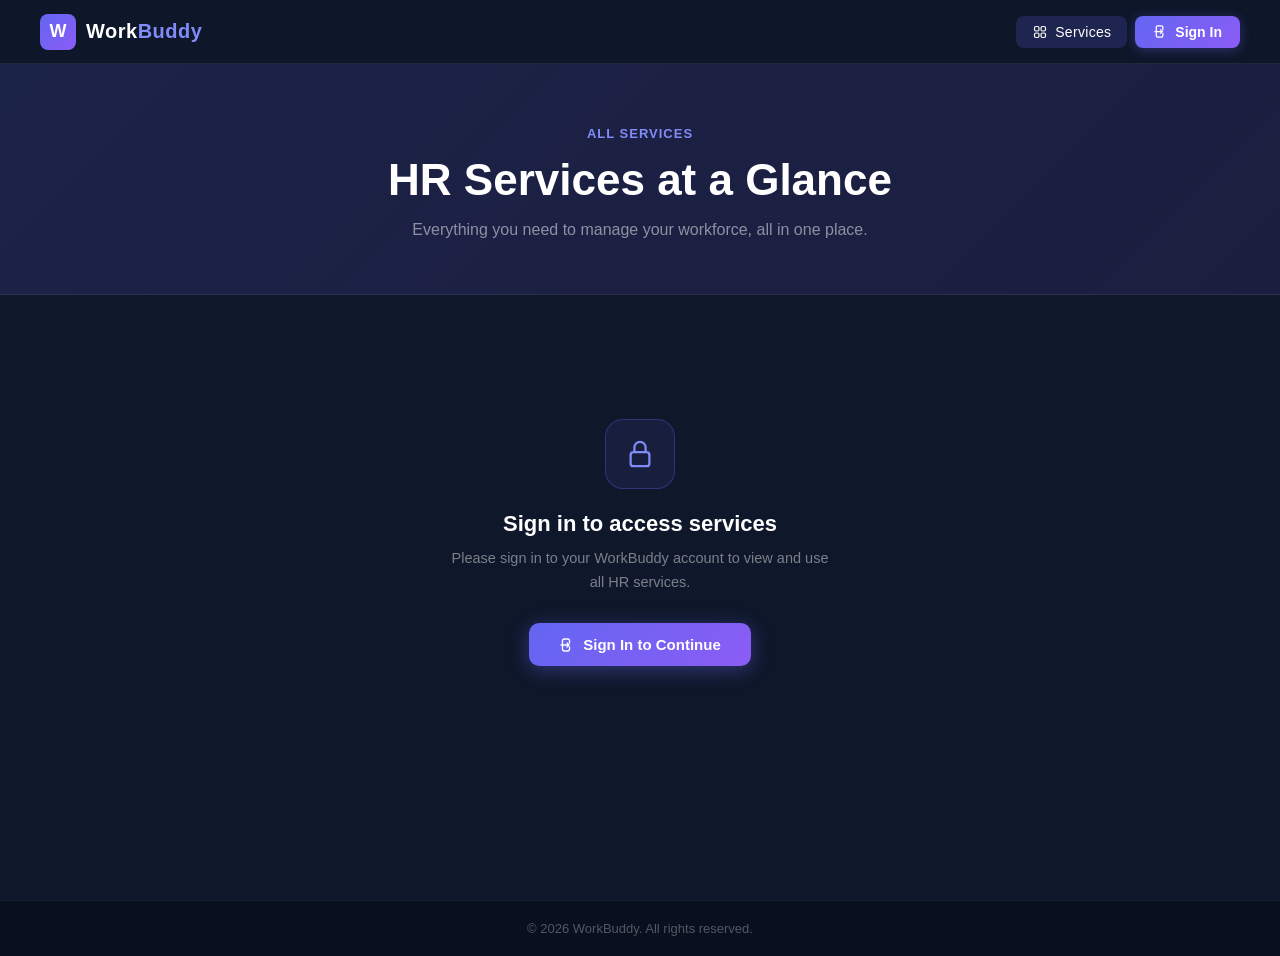
<file: src/main/resources/static/payroll.html>
<!DOCTYPE html>
<html lang="en">
<head>
    <meta charset="UTF-8" />
    <meta name="viewport" content="width=device-width, initial-scale=1.0" />
    <title>WorkBuddy &mdash; Payroll</title>
    <link rel="stylesheet" href="css/style.css" />
    <link rel="stylesheet" href="css/dashboard.css" />
    <style>
        .summary-grid {
            display: grid;
            grid-template-columns: repeat(auto-fit, minmax(180px, 1fr));
            gap: 16px;
            margin-bottom: 24px;
        }
        .summary-card {
            background: #1e1e2e;
            border: 1px solid rgba(99,102,241,0.2);
            border-radius: 14px;
            padding: 20px 22px;
        }
        .sc-label { font-size: 11px; font-weight: 600; letter-spacing:.08em; text-transform:uppercase; color:rgba(255,255,255,0.4); margin-bottom:6px; }
        .sc-value { font-size: 28px; font-weight: 700; }
        .sc-sub   { font-size: 12px; color:rgba(255,255,255,0.4); margin-top:4px; }
        .sc-green .sc-value { color:#34d399; }
        .sc-yellow .sc-value { color:#fbbf24; }
        .sc-blue  .sc-value { color:#818cf8; }
        .sc-red   .sc-value { color:#f87171; }

        .salary-hero {
            background: linear-gradient(135deg,rgba(99,102,241,.18),rgba(139,92,246,.10));
            border: 1px solid rgba(99,102,241,.25);
            border-radius: 16px;
            padding: 24px 28px;
            margin-bottom: 24px;
            display: flex;
            gap: 32px;
            flex-wrap: wrap;
            align-items: center;
        }
        .sh-item { display:flex; flex-direction:column; gap:4px; }
        .sh-label { font-size:11px; font-weight:600; text-transform:uppercase; letter-spacing:.07em; color:rgba(255,255,255,.4); }
        .sh-value { font-size:22px; font-weight:700; color:#fff; }
        .sh-value.green { color:#34d399; }
        .sh-value.purple { color:#818cf8; }
        .sh-sep { width:1px; background:rgba(255,255,255,.08); align-self:stretch; }
        .sh-actions { margin-left:auto; }
        .btn-download-slip {
            display: inline-flex; align-items: center; gap: 7px;
            padding: 10px 18px; border-radius: 10px; border: none; cursor: pointer;
            background: rgba(99,102,241,0.25); color: #818cf8;
            font-size: 13px; font-weight: 600; transition: background .2s;
        }
        .btn-download-slip:hover { background: rgba(99,102,241,0.4); }
        .btn-icon.download { color: #818cf8; }
        .btn-icon.download:hover { background: rgba(99,102,241,0.2); }

        /* Download picker modal */
        .dl-tabs { display:flex; gap:8px; margin-bottom:20px; }
        .dl-tab {
            flex:1; padding:10px; border-radius:8px; border:1px solid rgba(99,102,241,0.3);
            background:transparent; color:rgba(255,255,255,0.5); font-size:13px; font-weight:600;
            cursor:pointer; transition:all .15s;
        }
        .dl-tab.active { background:rgba(99,102,241,0.25); color:#818cf8; border-color:#6366f1; }
        .dl-panel { display:none; } .dl-panel.active { display:block; }
    </style>
</head>
<body>

    <!-- Navbar -->
    <nav class="navbar" id="navbar">
        <a href="index.html" class="navbar-brand">
            <div class="logo-icon">W</div>
            <span class="brand-name">Work<span>Buddy</span></span>
        </a>
        <div class="navbar-actions">
            <a href="services.html" class="nav-services-link" style="color:#fff;background:rgba(99,102,241,0.2);">
                <svg xmlns="http://www.w3.org/2000/svg" fill="none" viewBox="0 0 24 24" stroke-width="1.8" stroke="currentColor"><path stroke-linecap="round" stroke-linejoin="round" d="M3.75 6A2.25 2.25 0 0 1 6 3.75h2.25A2.25 2.25 0 0 1 10.5 6v2.25a2.25 2.25 0 0 1-2.25 2.25H6a2.25 2.25 0 0 1-2.25-2.25V6ZM3.75 15.75A2.25 2.25 0 0 1 6 13.5h2.25a2.25 2.25 0 0 1 2.25 2.25V18a2.25 2.25 0 0 1-2.25 2.25H6A2.25 2.25 0 0 1 3.75 18v-2.25ZM13.5 6a2.25 2.25 0 0 1 2.25-2.25H18A2.25 2.25 0 0 1 20.25 6v2.25A2.25 2.25 0 0 1 18 10.5h-2.25a2.25 2.25 0 0 1-2.25-2.25V6ZM13.5 15.75a2.25 2.25 0 0 1 2.25-2.25H18a2.25 2.25 0 0 1 2.25 2.25V18A2.25 2.25 0 0 1 18 20.25h-2.25A2.25 2.25 0 0 1 13.5 18v-2.25Z" /></svg>
                Services
            </a>
            <button class="btn-signin" id="btn-signin" onclick="openSignInModal()">
                <svg xmlns="http://www.w3.org/2000/svg" fill="none" viewBox="0 0 24 24" stroke-width="2" stroke="currentColor"><path stroke-linecap="round" stroke-linejoin="round" d="M15.75 9V5.25A2.25 2.25 0 0 0 13.5 3h-6a2.25 2.25 0 0 0-2.25 2.25v13.5A2.25 2.25 0 0 0 7.5 21h6a2.25 2.25 0 0 0 2.25-2.25V15M12 9l3 3m0 0-3 3m3-3H3" /></svg>
                Sign In
            </button>
            <div class="profile-wrapper" id="profile-section" style="display:none;">
                <button class="profile-btn" id="profile-btn">
                    <div class="profile-avatar" id="nav-avatar">??</div>
                    <span class="profile-name" id="nav-name">Loading</span>
                    <svg class="profile-chevron" xmlns="http://www.w3.org/2000/svg" fill="none" viewBox="0 0 24 24" stroke-width="2" stroke="currentColor"><path stroke-linecap="round" stroke-linejoin="round" d="m19.5 8.25-7.5 7.5-7.5-7.5" /></svg>
                </button>
                <div class="profile-dropdown" id="profile-dropdown">
                    <div class="profile-dropdown-header">
                        <div class="full-name" id="nav-full-name">-</div>
                        <div class="email" id="nav-email">-</div>
                    </div>
                    <a href="employees.html"><svg xmlns="http://www.w3.org/2000/svg" fill="none" viewBox="0 0 24 24" stroke-width="1.8" stroke="currentColor"><path stroke-linecap="round" stroke-linejoin="round" d="M15.75 6a3.75 3.75 0 1 1-7.5 0 3.75 3.75 0 0 1 7.5 0ZM4.501 20.118a7.5 7.5 0 0 1 14.998 0A17.933 17.933 0 0 1 12 21.75c-2.676 0-5.216-.584-7.499-1.632Z" /></svg> My Profile</a>
                    <div class="divider"></div>
                    <a href="#" class="logout" onclick="signOut(); return false;"><svg xmlns="http://www.w3.org/2000/svg" fill="none" viewBox="0 0 24 24" stroke-width="1.8" stroke="currentColor"><path stroke-linecap="round" stroke-linejoin="round" d="M15.75 9V5.25A2.25 2.25 0 0 0 13.5 3h-6a2.25 2.25 0 0 0-2.25 2.25v13.5A2.25 2.25 0 0 0 7.5 21h6a2.25 2.25 0 0 0 2.25-2.25V15m3 0 3-3m0 0-3-3m3 3H9" /></svg> Sign Out</a>
                </div>
            </div>
        </div>
    </nav>

    <!-- Page Content -->
    <div class="page-content">
        <div class="page-inner">

            <div class="page-header">
                <div>
                    <div class="page-title">Payroll</div>
                    <div class="page-subtitle" id="page-subtitle">Salary records and payment status</div>
                </div>
                <button class="btn-add" id="btn-add-payroll" onclick="openAddModal()" style="display:none;">
                    <svg xmlns="http://www.w3.org/2000/svg" fill="none" viewBox="0 0 24 24" stroke-width="2.5" stroke="currentColor"><path stroke-linecap="round" stroke-linejoin="round" d="M12 4.5v15m7.5-7.5h-15" /></svg>
                    Add Payroll
                </button>
            </div>

            <!-- Employee: salary hero (shown only for employees) -->
            <div class="salary-hero" id="salary-hero" style="display:none;">
                <div class="sh-item">
                    <div class="sh-label">Yearly Salary</div>
                    <div class="sh-value green" id="sh-annual">—</div>
                </div>
                <div class="sh-sep"></div>
                <div class="sh-item">
                    <div class="sh-label">Fixed Monthly Gross</div>
                    <div class="sh-value" id="sh-monthly">—</div>
                </div>
                <div class="sh-sep"></div>
                <div class="sh-item">
                    <div class="sh-label">Department</div>
                    <div class="sh-value purple" id="sh-dept">—</div>
                </div>
                <div class="sh-sep"></div>
                <div class="sh-item">
                    <div class="sh-label">Position</div>
                    <div class="sh-value" id="sh-position">—</div>
                </div>
                <div class="sh-actions">
                    <button class="btn-download-slip" onclick="openDownloadModal()">
                        <svg xmlns="http://www.w3.org/2000/svg" fill="none" viewBox="0 0 24 24" stroke-width="2" stroke="currentColor" style="width:15px;height:15px;"><path stroke-linecap="round" stroke-linejoin="round" d="M3 16.5v2.25A2.25 2.25 0 0 0 5.25 21h13.5A2.25 2.25 0 0 0 21 18.75V16.5M16.5 12 12 16.5m0 0L7.5 12m4.5 4.5V3" /></svg>
                        Download Pay Slip
                    </button>
                </div>
            </div>

            <!-- Admin: summary cards -->
            <div class="summary-grid" id="summary-grid" style="display:none;">
                <div class="summary-card sc-blue">
                    <div class="sc-label">Total This Month</div>
                    <div class="sc-value" id="sc-total">—</div>
                    <div class="sc-sub" id="sc-total-sub">payroll records</div>
                </div>
                <div class="summary-card sc-green">
                    <div class="sc-label">Paid</div>
                    <div class="sc-value" id="sc-paid">0</div>
                    <div class="sc-sub">records processed</div>
                </div>
                <div class="summary-card sc-yellow">
                    <div class="sc-label">Pending</div>
                    <div class="sc-value" id="sc-pending">0</div>
                    <div class="sc-sub">awaiting payment</div>
                </div>
                <div class="summary-card sc-red">
                    <div class="sc-label">Total Payout</div>
                    <div class="sc-value" id="sc-payout">—</div>
                    <div class="sc-sub">net salary sum</div>
                </div>
            </div>

            <!-- Table -->
            <div class="table-wrapper">
                <table class="data-table">
                    <thead>
                        <tr>
                            <th id="col-name">Employee</th>
                            <th>Month / Year</th>
                            <th>Basic</th>
                            <th>Bonus</th>
                            <th>Deductions</th>
                            <th>Net Salary</th>
                            <th>Status</th>
                            <th id="col-actions">Actions</th>
                        </tr>
                    </thead>
                    <tbody id="payroll-tbody">
                        <tr class="loading-row"><td colspan="8">Loading payroll records…</td></tr>
                    </tbody>
                </table>
            </div>

        </div>
    </div>

    <!-- Add / Edit Modal -->
    <div class="dash-modal-overlay" id="payroll-modal">
        <div class="dash-modal-card">
            <button class="dash-modal-close" onclick="closeModal()">
                <svg xmlns="http://www.w3.org/2000/svg" fill="none" viewBox="0 0 24 24" stroke-width="2.5" stroke="currentColor"><path stroke-linecap="round" stroke-linejoin="round" d="M6 18 18 6M6 6l12 12" /></svg>
            </button>
            <div class="dash-modal-title" id="modal-title">Add Payroll Record</div>

            <div class="form-group">
                <label class="form-label">Employee</label>
                <select id="f-employee-sel" class="form-select" onchange="onEmployeePick()">
                    <option value="">Select employee…</option>
                </select>
            </div>
            <!-- hidden fields populated by picker -->
            <input type="hidden" id="f-employee-id" />
            <input type="hidden" id="f-employee-name" />

            <div class="form-row">
                <div class="form-group">
                    <label class="form-label">Month</label>
                    <select id="f-month" class="form-select">
                        <option>January</option><option>February</option><option>March</option>
                        <option>April</option><option>May</option><option>June</option>
                        <option>July</option><option>August</option><option>September</option>
                        <option>October</option><option>November</option><option>December</option>
                    </select>
                </div>
                <div class="form-group">
                    <label class="form-label">Year</label>
                    <input type="number" id="f-year" class="form-input" placeholder="2026" />
                </div>
            </div>

            <div class="form-row">
                <div class="form-group">
                    <label class="form-label">Basic Salary</label>
                    <input type="number" id="f-basic-salary" class="form-input" placeholder="0" min="0" oninput="calcNet()" />
                </div>
                <div class="form-group">
                    <label class="form-label">Bonus</label>
                    <input type="number" id="f-bonus" class="form-input" placeholder="0" min="0" oninput="calcNet()" />
                </div>
            </div>

            <div class="form-row">
                <div class="form-group">
                    <label class="form-label">Deductions</label>
                    <input type="number" id="f-deductions" class="form-input" placeholder="0" min="0" oninput="calcNet()" />
                </div>
                <div class="form-group">
                    <label class="form-label">Net Salary <span style="color:rgba(255,255,255,0.3);font-size:11px;">(auto)</span></label>
                    <input type="number" id="f-net-salary" class="form-input" placeholder="0" readonly style="opacity:0.7;" />
                </div>
            </div>

            <div class="form-group">
                <label class="form-label">Status</label>
                <select id="f-status" class="form-select">
                    <option value="Pending">Pending</option>
                    <option value="Paid">Paid</option>
                </select>
            </div>

            <div class="modal-footer">
                <button class="btn-cancel" onclick="closeModal()">Cancel</button>
                <button class="btn-save" onclick="submitForm()">Save Record</button>
            </div>
        </div>
    </div>

    <!-- Delete Confirm Modal -->
    <div class="dash-modal-overlay" id="delete-modal">
        <div class="dash-modal-card narrow">
            <div class="confirm-icon">
                <svg xmlns="http://www.w3.org/2000/svg" fill="none" viewBox="0 0 24 24" stroke-width="1.8" stroke="currentColor"><path stroke-linecap="round" stroke-linejoin="round" d="m14.74 9-.346 9m-4.788 0L9.26 9m9.968-3.21c.342.052.682.107 1.022.166m-1.022-.165L18.16 19.673a2.25 2.25 0 0 1-2.244 2.077H8.084a2.25 2.25 0 0 1-2.244-2.077L4.772 5.79m14.456 0a48.108 48.108 0 0 0-3.478-.397m-12 .562c.34-.059.68-.114 1.022-.165m0 0a48.11 48.11 0 0 1 3.478-.397m7.5 0v-.916c0-1.18-.91-2.164-2.09-2.201a51.964 51.964 0 0 0-3.32 0c-1.18.037-2.09 1.022-2.09 2.201v.916m7.5 0a48.667 48.667 0 0 0-7.5 0" /></svg>
            </div>
            <div class="confirm-title">Delete Record</div>
            <div class="confirm-text">This payroll record will be permanently removed.</div>
            <div class="modal-footer">
                <button class="btn-cancel" onclick="closeDeleteModal()">Cancel</button>
                <button class="btn-confirm-delete" onclick="doDelete()">Delete</button>
            </div>
        </div>
    </div>

    <!-- Download Pay Slip Picker Modal -->
    <div class="dash-modal-overlay" id="download-modal">
        <div class="dash-modal-card narrow">
            <button class="dash-modal-close" onclick="closeDownloadModal()">
                <svg xmlns="http://www.w3.org/2000/svg" fill="none" viewBox="0 0 24 24" stroke-width="2.5" stroke="currentColor"><path stroke-linecap="round" stroke-linejoin="round" d="M6 18 18 6M6 6l12 12" /></svg>
            </button>
            <div class="dash-modal-title">Download Pay Slip</div>

            <div class="dl-tabs">
                <button class="dl-tab active" id="tab-month" onclick="switchDlTab('month')">By Month</button>
                <button class="dl-tab"        id="tab-year"  onclick="switchDlTab('year')">By Year</button>
            </div>

            <!-- By Month panel -->
            <div class="dl-panel active" id="panel-month">
                <div class="form-row">
                    <div class="form-group">
                        <label class="form-label">Month</label>
                        <select id="dl-month" class="form-select">
                            <option>January</option><option>February</option><option>March</option>
                            <option>April</option><option>May</option><option>June</option>
                            <option>July</option><option>August</option><option>September</option>
                            <option>October</option><option>November</option><option>December</option>
                        </select>
                    </div>
                    <div class="form-group">
                        <label class="form-label">Year</label>
                        <input type="number" id="dl-month-year" class="form-input" placeholder="2026" />
                    </div>
                </div>
                <div class="modal-footer">
                    <button class="btn-cancel" onclick="closeDownloadModal()">Cancel</button>
                    <button class="btn-save" onclick="downloadByMonth()">
                        <svg xmlns="http://www.w3.org/2000/svg" fill="none" viewBox="0 0 24 24" stroke-width="2" stroke="currentColor" style="width:14px;height:14px;"><path stroke-linecap="round" stroke-linejoin="round" d="M3 16.5v2.25A2.25 2.25 0 0 0 5.25 21h13.5A2.25 2.25 0 0 0 21 18.75V16.5M16.5 12 12 16.5m0 0L7.5 12m4.5 4.5V3" /></svg>
                        Download
                    </button>
                </div>
            </div>

            <!-- By Year panel -->
            <div class="dl-panel" id="panel-year">
                <div class="form-group">
                    <label class="form-label">Year</label>
                    <input type="number" id="dl-year" class="form-input" placeholder="2026" />
                </div>
                <div class="modal-footer">
                    <button class="btn-cancel" onclick="closeDownloadModal()">Cancel</button>
                    <button class="btn-save" onclick="downloadByYear()">
                        <svg xmlns="http://www.w3.org/2000/svg" fill="none" viewBox="0 0 24 24" stroke-width="2" stroke="currentColor" style="width:14px;height:14px;"><path stroke-linecap="round" stroke-linejoin="round" d="M3 16.5v2.25A2.25 2.25 0 0 0 5.25 21h13.5A2.25 2.25 0 0 0 21 18.75V16.5M16.5 12 12 16.5m0 0L7.5 12m4.5 4.5V3" /></svg>
                        Download
                    </button>
                </div>
            </div>
        </div>
    </div>

    <!-- Auth Modal -->
    <div class="modal-overlay" id="auth-modal">
        <div class="auth-modal-card">
            <button class="modal-close" onclick="closeSignInModal()"><svg xmlns="http://www.w3.org/2000/svg" fill="none" viewBox="0 0 24 24" stroke-width="2.5" stroke="currentColor"><path stroke-linecap="round" stroke-linejoin="round" d="M6 18 18 6M6 6l12 12" /></svg></button>
            <div id="step-provider" class="modal-step">
                <div class="modal-logo"><div class="logo-icon" style="width:38px;height:38px;font-size:17px;">W</div><span class="brand-name" style="font-size:18px;">Work<span>Buddy</span></span></div>
                <h2 class="modal-title">Sign in to WorkBuddy</h2><p class="modal-subtitle">Choose how you'd like to continue</p>
                <button class="provider-btn" onclick="showEmailStep()"><span class="provider-icon email"><svg xmlns="http://www.w3.org/2000/svg" fill="none" viewBox="0 0 24 24" stroke-width="1.8" stroke="white"><path stroke-linecap="round" stroke-linejoin="round" d="M21.75 6.75v10.5a2.25 2.25 0 0 1-2.25 2.25h-15a2.25 2.25 0 0 1-2.25-2.25V6.75m19.5 0A2.25 2.25 0 0 0 19.5 4.5h-15a2.25 2.25 0 0 0-2.25 2.25m19.5 0v.243a2.25 2.25 0 0 1-1.07 1.916l-7.5 4.615a2.25 2.25 0 0 1-2.36 0L3.32 8.91a2.25 2.25 0 0 1-1.07-1.916V6.75" /></svg></span>Continue with Email</button>
            </div>
            <div id="step-loading" class="modal-step" style="display:none;"><div class="modal-loading"><div class="spinner"></div><p id="loading-text">Connecting...</p></div></div>
            <div id="step-email" class="modal-step" style="display:none;">
                <button class="modal-back" onclick="showProviderStep()"><svg xmlns="http://www.w3.org/2000/svg" fill="none" viewBox="0 0 24 24" stroke-width="2" stroke="currentColor"><path stroke-linecap="round" stroke-linejoin="round" d="M10.5 19.5 3 12m0 0 7.5-7.5M3 12h18" /></svg> Back</button>
                <h2 class="modal-title">Sign in</h2><p class="modal-subtitle">Use your WorkBuddy credentials</p>
                <div class="modal-form-group"><label class="modal-label">Username or Email</label><input type="text" id="email-username" class="modal-input" /></div>
                <div class="modal-form-group"><label class="modal-label">Password</label><input type="password" id="email-password" class="modal-input" /></div>
                <button class="modal-submit" onclick="submitEmailSignIn()">Sign In</button>
            </div>
        </div>
    </div>

    <div class="toast" id="toast"></div>

    <script src="js/auth.js"></script>
    <script src="js/api.js"></script>
    <script>
    const user    = getUser();
    const isAdmin = user && user.role === 'admin';
    let allRecords   = [];
    let allEmployees = [];
    let editingId    = null;
    let deleteId     = null;

    document.addEventListener('DOMContentLoaded', async () => {
        if (!user) { window.location.href = 'services.html'; return; }
        initNavAuth();
        window.addEventListener('scroll', () =>
            document.getElementById('navbar').classList.toggle('scrolled', window.scrollY > 20));

        if (isAdmin) {
            document.getElementById('btn-add-payroll').style.display = 'inline-flex';
            document.getElementById('summary-grid').style.display    = 'grid';
            allEmployees = (await Api.employees.getAll().catch(() => [])) || [];
            populateEmployeePicker();
        } else {
            // Employee: show salary hero from their profile
            document.getElementById('salary-hero').style.display = 'flex';
            document.getElementById('col-name').style.display    = 'none';
            document.getElementById('col-actions').textContent   = '';
            loadEmployeeHero();
        }

        loadData();
    });

    /* ── Employee salary hero ── */
    async function loadEmployeeHero() {
        try {
            const emp = user.id !== 'admin'
                ? await Api.employees.getById(user.id).catch(() => null)
                : null;
            const yearly  = emp?.salary || 0;
            const monthly = yearly ? Math.round(yearly / 12) : 0;
            const fmt = n => n ? '$' + Number(n).toLocaleString() : '—';
            document.getElementById('sh-annual').textContent   = fmt(yearly);
            document.getElementById('sh-monthly').textContent  = fmt(monthly);
            document.getElementById('sh-dept').textContent     = emp?.department || user.department || '—';
            document.getElementById('sh-position').textContent = emp?.position   || user.position   || '—';
        } catch (e) { /* hero stays with dashes */ }
    }

    /* ── Load payroll table ── */
    async function loadData() {
        const tbody = document.getElementById('payroll-tbody');
        tbody.innerHTML = '<tr class="loading-row"><td colspan="8">Loading…</td></tr>';
        try {
            let records = await Api.payroll.getAll();
            allRecords  = records || [];

            if (!isAdmin) {
                records = records.filter(r => r.employeeId === user.id);
            }

            if (isAdmin) updateSummary(records);

            if (!records.length) {
                const msg = isAdmin ? 'No payroll records yet. Use "Add Payroll" to create one.'
                                    : 'No payroll records have been generated for your account yet.';
                tbody.innerHTML = `<tr class="empty-state"><td colspan="8">${msg}</td></tr>`;
                return;
            }

            tbody.innerHTML = records.map(r => {
                const fmt = n => '$' + (Number(n) || 0).toLocaleString();
                const badge = r.status === 'Paid' ? 'badge-green' : 'badge-yellow';
                const rid = r.id;
                const actions = isAdmin ? `
                    <div class="action-btns">
                        <button class="btn-icon download" title="Download Pay Slip" onclick="downloadPaySlip('${rid}')">
                            <svg xmlns="http://www.w3.org/2000/svg" fill="none" viewBox="0 0 24 24" stroke-width="1.8" stroke="currentColor"><path stroke-linecap="round" stroke-linejoin="round" d="M3 16.5v2.25A2.25 2.25 0 0 0 5.25 21h13.5A2.25 2.25 0 0 0 21 18.75V16.5M16.5 12 12 16.5m0 0L7.5 12m4.5 4.5V3" /></svg>
                        </button>
                        ${r.status !== 'Paid' ? `<button class="btn-icon success" title="Mark Paid" onclick="markPaid('${rid}')">✓</button>` : ''}
                        <button class="btn-icon" title="Edit" onclick="openEditModal('${rid}')">
                            <svg xmlns="http://www.w3.org/2000/svg" fill="none" viewBox="0 0 24 24" stroke-width="1.8" stroke="currentColor"><path stroke-linecap="round" stroke-linejoin="round" d="m16.862 4.487 1.687-1.688a1.875 1.875 0 1 1 2.652 2.652L10.582 16.07a4.5 4.5 0 0 1-1.897 1.13L6 18l.8-2.685a4.5 4.5 0 0 1 1.13-1.897l8.932-8.931Z" /></svg>
                        </button>
                        <button class="btn-icon danger" title="Delete" onclick="openDeleteModal('${rid}')">
                            <svg xmlns="http://www.w3.org/2000/svg" fill="none" viewBox="0 0 24 24" stroke-width="1.8" stroke="currentColor"><path stroke-linecap="round" stroke-linejoin="round" d="m14.74 9-.346 9m-4.788 0L9.26 9m9.968-3.21c.342.052.682.107 1.022.166m-1.022-.165L18.16 19.673a2.25 2.25 0 0 1-2.244 2.077H8.084a2.25 2.25 0 0 1-2.244-2.077L4.772 5.79m14.456 0a48.108 48.108 0 0 0-3.478-.397m-12 .562c.34-.059.68-.114 1.022-.165m0 0a48.11 48.11 0 0 1 3.478-.397m7.5 0v-.916c0-1.18-.91-2.164-2.09-2.201a51.964 51.964 0 0 0-3.32 0c-1.18.037-2.09 1.022-2.09 2.201v.916m7.5 0a48.667 48.667 0 0 0-7.5 0" /></svg>
                        </button>
                    </div>` : `
                    <div class="action-btns">
                        <button class="btn-icon download" title="Download Pay Slip" onclick="downloadPaySlip('${rid}')">
                            <svg xmlns="http://www.w3.org/2000/svg" fill="none" viewBox="0 0 24 24" stroke-width="1.8" stroke="currentColor"><path stroke-linecap="round" stroke-linejoin="round" d="M3 16.5v2.25A2.25 2.25 0 0 0 5.25 21h13.5A2.25 2.25 0 0 0 21 18.75V16.5M16.5 12 12 16.5m0 0L7.5 12m4.5 4.5V3" /></svg>
                        </button>
                    </div>`;
                return `<tr>
                    ${isAdmin ? `<td><div class="cell-name">${esc(r.employeeName||'—')}</div><div class="cell-sub">${esc(r.employeeId||'')}</div></td>` : ''}
                    <td>${r.month || '—'} ${r.year || ''}</td>
                    <td>${fmt(r.basicSalary)}</td>
                    <td>${fmt(r.bonus)}</td>
                    <td>${fmt(r.deductions)}</td>
                    <td style="font-weight:700;color:#fff;">${fmt(r.netSalary)}</td>
                    <td><span class="badge ${badge}">${r.status || '—'}</span></td>
                    <td>${actions}</td>
                </tr>`;
            }).join('');
        } catch (e) {
            tbody.innerHTML = `<tr class="empty-state"><td colspan="8">Failed to load payroll records. Is the server running?</td></tr>`;
        }
    }

    function updateSummary(records) {
        const fmt = n => '$' + Math.round(n).toLocaleString();
        const paid    = records.filter(r => r.status === 'Paid').length;
        const pending = records.filter(r => r.status !== 'Paid').length;
        const payout  = records.reduce((s, r) => s + (Number(r.netSalary) || 0), 0);
        document.getElementById('sc-total').textContent   = records.length;
        document.getElementById('sc-total-sub').textContent = records.length === 1 ? 'payroll record' : 'payroll records';
        document.getElementById('sc-paid').textContent    = paid;
        document.getElementById('sc-pending').textContent = pending;
        document.getElementById('sc-payout').textContent  = fmt(payout);
    }

    /* ── Employee picker ── */
    function populateEmployeePicker() {
        const sel = document.getElementById('f-employee-sel');
        allEmployees.forEach(e => {
            const opt = document.createElement('option');
            opt.value = e.id;
            opt.dataset.name   = (e.firstName || '') + ' ' + (e.lastName || '');
            opt.dataset.salary = e.salary || 0;
            opt.textContent    = opt.dataset.name.trim() + ' (' + e.id + ')';
            sel.appendChild(opt);
        });
    }

    function onEmployeePick() {
        const sel = document.getElementById('f-employee-sel');
        const opt = sel.options[sel.selectedIndex];
        document.getElementById('f-employee-id').value   = opt.value;
        document.getElementById('f-employee-name').value = opt.dataset.name || '';
        if (opt.dataset.salary) {
            const monthly = Math.round(Number(opt.dataset.salary) / 12);
            document.getElementById('f-basic-salary').value = monthly;
            calcNet();
        }
    }

    function calcNet() {
        const basic  = parseFloat(document.getElementById('f-basic-salary').value) || 0;
        const bonus  = parseFloat(document.getElementById('f-bonus').value)        || 0;
        const deduct = parseFloat(document.getElementById('f-deductions').value)   || 0;
        document.getElementById('f-net-salary').value = basic + bonus - deduct;
    }

    /* ── Add / Edit Modal ── */
    function openAddModal() {
        editingId = null;
        document.getElementById('modal-title').textContent = 'Add Payroll Record';
        document.getElementById('f-employee-sel').value = '';
        document.getElementById('f-employee-id').value  = '';
        document.getElementById('f-employee-name').value = '';
        ['f-basic-salary','f-bonus','f-deductions','f-net-salary'].forEach(id => document.getElementById(id).value = '');
        document.getElementById('f-status').value = 'Pending';
        const now = new Date();
        document.getElementById('f-year').value  = now.getFullYear();
        document.getElementById('f-month').value = now.toLocaleString('en-US', { month:'long' });
        document.getElementById('payroll-modal').classList.add('open');
    }

    function openEditModal(id) {
        const r = allRecords.find(r => r.id === id);
        if (!r) return;
        editingId = id;
        document.getElementById('modal-title').textContent = 'Edit Payroll Record';
        // Set picker to matching employee
        const sel = document.getElementById('f-employee-sel');
        sel.value = r.employeeId || '';
        document.getElementById('f-employee-id').value    = r.employeeId   || '';
        document.getElementById('f-employee-name').value  = r.employeeName || '';
        document.getElementById('f-month').value          = r.month        || 'January';
        document.getElementById('f-year').value           = r.year         || new Date().getFullYear();
        document.getElementById('f-basic-salary').value   = r.basicSalary  || '';
        document.getElementById('f-bonus').value          = r.bonus        || '';
        document.getElementById('f-deductions').value     = r.deductions   || '';
        document.getElementById('f-net-salary').value     = r.netSalary    || '';
        document.getElementById('f-status').value         = r.status       || 'Pending';
        document.getElementById('payroll-modal').classList.add('open');
    }

    function closeModal() {
        document.getElementById('payroll-modal').classList.remove('open');
        editingId = null;
    }

    async function submitForm() {
        const employeeId   = document.getElementById('f-employee-id').value.trim();
        const employeeName = document.getElementById('f-employee-name').value.trim();
        if (!employeeId) { showToast('error', 'Please select an employee'); return; }
        const basicSalary = parseFloat(document.getElementById('f-basic-salary').value) || 0;
        const bonus       = parseFloat(document.getElementById('f-bonus').value)        || 0;
        const deductions  = parseFloat(document.getElementById('f-deductions').value)   || 0;
        const data = {
            employeeId, employeeName,
            month:       document.getElementById('f-month').value,
            year:        parseInt(document.getElementById('f-year').value) || new Date().getFullYear(),
            basicSalary, bonus, deductions,
            netSalary:   basicSalary + bonus - deductions,
            status:      document.getElementById('f-status').value
        };
        try {
            if (editingId) await Api.payroll.update(editingId, data);
            else           await Api.payroll.create(data);
            showToast('success', editingId ? 'Record updated' : 'Record added');
            closeModal();
            loadData();
        } catch (e) { showToast('error', 'Failed to save record'); }
    }

    /* ── Mark Paid ── */
    async function markPaid(id) {
        try {
            await Api.payroll.markPaid(id);
            showToast('success', 'Marked as Paid');
            loadData();
        } catch (e) { showToast('error', 'Failed to update status'); }
    }

    /* ── Delete ── */
    function openDeleteModal(id) {
        deleteId = id;
        document.getElementById('delete-modal').classList.add('open');
    }
    function closeDeleteModal() {
        document.getElementById('delete-modal').classList.remove('open');
        deleteId = null;
    }
    async function doDelete() {
        try {
            await Api.payroll.delete(deleteId);
            showToast('success', 'Record deleted');
            closeDeleteModal();
            loadData();
        } catch (e) { showToast('error', 'Delete failed'); closeDeleteModal(); }
    }

    /* ── Pay Slip Download ── */
    function downloadPaySlip(id) {
        const r = allRecords.find(r => r.id === id);
        if (!r) { showToast('error', 'Record not found'); return; }
        openPaySlipWindow([r], r.month + ' ' + r.year);
    }

    function openDownloadModal() {
        const myRecords = allRecords.filter(r => r.employeeId === user.id);
        if (!myRecords.length) { showToast('error', 'No payroll records available yet'); return; }
        const now = new Date();
        document.getElementById('dl-month').value      = now.toLocaleString('en-US', { month:'long' });
        document.getElementById('dl-month-year').value = now.getFullYear();
        document.getElementById('dl-year').value       = now.getFullYear();
        switchDlTab('month');
        document.getElementById('download-modal').classList.add('open');
    }

    function closeDownloadModal() {
        document.getElementById('download-modal').classList.remove('open');
    }

    function switchDlTab(tab) {
        ['month','year'].forEach(t => {
            document.getElementById('tab-'   + t).classList.toggle('active', t === tab);
            document.getElementById('panel-' + t).classList.toggle('active', t === tab);
        });
    }

    function downloadByMonth() {
        const month = document.getElementById('dl-month').value;
        const year  = parseInt(document.getElementById('dl-month-year').value);
        if (!year) { showToast('error', 'Please enter a year'); return; }
        const myRecords = allRecords.filter(r => r.employeeId === user.id);
        const rec = myRecords.find(r => r.month === month && Number(r.year) === year);
        if (!rec) { showToast('error', `No record found for ${month} ${year}`); return; }
        closeDownloadModal();
        openPaySlipWindow([rec], month + ' ' + year);
    }

    function downloadByYear() {
        const year = parseInt(document.getElementById('dl-year').value);
        if (!year) { showToast('error', 'Please enter a year'); return; }
        const myRecords = allRecords.filter(r => r.employeeId === user.id && Number(r.year) === year);
        if (!myRecords.length) { showToast('error', `No records found for ${year}`); return; }
        const monthOrder = ['January','February','March','April','May','June','July','August','September','October','November','December'];
        myRecords.sort((a, b) => monthOrder.indexOf(a.month) - monthOrder.indexOf(b.month));
        closeDownloadModal();
        openPaySlipWindow(myRecords, 'Year ' + year);
    }

    function openPaySlipWindow(records, period) {
        const fmt = n => '$' + (Number(n)||0).toLocaleString();
        const now = new Date().toLocaleDateString('en-US', { year:'numeric', month:'long', day:'numeric' });
        const emp = records[0];
        const isMulti = records.length > 1;

        const totalBasic    = records.reduce((s,r) => s + (Number(r.basicSalary)||0), 0);
        const totalBonus    = records.reduce((s,r) => s + (Number(r.bonus)||0), 0);
        const totalDeduct   = records.reduce((s,r) => s + (Number(r.deductions)||0), 0);
        const totalNet      = records.reduce((s,r) => s + (Number(r.netSalary)||0), 0);

        const monthRows = isMulti ? records.map(r => `
            <tr>
              <td style="color:#888;font-size:13px;">${r.month}</td>
              <td>${fmt(r.basicSalary)}</td>
              <td>+${fmt(r.bonus)}</td>
              <td>−${fmt(r.deductions)}</td>
              <td style="font-weight:700;">${fmt(r.netSalary)}</td>
              <td><span class="status-badge ${r.status==='Paid'?'status-paid':'status-pending'}">${r.status||'—'}</span></td>
            </tr>`).join('') : '';

        const singleRows = !isMulti ? `
            <tr><td>Basic Salary</td><td>${fmt(emp.basicSalary)}</td></tr>
            <tr><td>Bonus</td><td>+ ${fmt(emp.bonus)}</td></tr>
            <tr><td>Deductions</td><td>− ${fmt(emp.deductions)}</td></tr>
            <tr class="total-row"><td>Net Salary</td><td>${fmt(emp.netSalary)}</td></tr>` : '';

        const html = `<!DOCTYPE html><html><head><meta charset="UTF-8"/>
<title>Pay Slip — ${emp.employeeName} — ${period}</title>
<style>
  * { margin:0; padding:0; box-sizing:border-box; }
  body { font-family: 'Segoe UI', Arial, sans-serif; background:#f4f6fb; color:#1a1a2e; padding:40px 20px; }
  .slip { max-width:680px; margin:0 auto; background:#fff; border-radius:12px; box-shadow:0 4px 24px rgba(0,0,0,.1); overflow:hidden; }
  .slip-header { background:linear-gradient(135deg,#6366f1,#8b5cf6); color:#fff; padding:28px 32px; display:flex; justify-content:space-between; align-items:flex-end; }
  .slip-brand { font-size:22px; font-weight:800; letter-spacing:-.5px; }
  .slip-brand span { opacity:.7; }
  .slip-period { font-size:13px; opacity:.8; text-align:right; }
  .slip-period strong { display:block; font-size:18px; font-weight:700; opacity:1; }
  .slip-body { padding:28px 32px; }
  .slip-section { margin-bottom:22px; }
  .slip-section-title { font-size:11px; font-weight:700; text-transform:uppercase; letter-spacing:.08em; color:#6366f1; margin-bottom:10px; border-bottom:1px solid #e8eaf6; padding-bottom:6px; }
  .info-grid { display:grid; grid-template-columns:1fr 1fr; gap:10px 24px; }
  .info-item label { display:block; font-size:11px; color:#888; font-weight:600; text-transform:uppercase; letter-spacing:.05em; margin-bottom:2px; }
  .info-item span { font-size:14px; font-weight:600; color:#1a1a2e; }
  .salary-table { width:100%; border-collapse:collapse; }
  .salary-table th { font-size:11px; font-weight:700; text-transform:uppercase; color:#888; padding:6px 0 8px; border-bottom:2px solid #e8eaf6; text-align:left; }
  .salary-table th:not(:first-child) { text-align:right; }
  .salary-table tr td { padding:9px 0; border-bottom:1px solid #f0f0f5; font-size:14px; }
  .salary-table tr td:not(:first-child) { text-align:right; font-weight:600; }
  .salary-table .total-row td { font-size:16px; font-weight:800; color:#6366f1; border-top:2px solid #6366f1; border-bottom:none; padding-top:12px; }
  .totals-row td { font-weight:800; font-size:15px; color:#1a1a2e; border-top:2px solid #6366f1; padding-top:10px; border-bottom:none; }
  .status-badge { display:inline-block; padding:3px 10px; border-radius:20px; font-size:11px; font-weight:700; }
  .status-paid { background:#d1fae5; color:#065f46; }
  .status-pending { background:#fef3c7; color:#92400e; }
  .slip-footer { background:#f8f9ff; padding:16px 32px; font-size:11px; color:#999; border-top:1px solid #e8eaf6; display:flex; justify-content:space-between; }
  @media print { body { background:#fff; padding:0; } .slip { box-shadow:none; border-radius:0; } }
</style>
</head><body>
<div class="slip">
  <div class="slip-header">
    <div class="slip-brand">Work<span>Buddy</span></div>
    <div class="slip-period">Salary Slip<strong>${period}</strong></div>
  </div>
  <div class="slip-body">
    <div class="slip-section">
      <div class="slip-section-title">Employee Details</div>
      <div class="info-grid">
        <div class="info-item"><label>Name</label><span>${emp.employeeName||'—'}</span></div>
        <div class="info-item"><label>Employee ID</label><span>${emp.employeeId||'—'}</span></div>
        ${!isMulti ? `
        <div class="info-item"><label>Pay Period</label><span>${emp.month} ${emp.year}</span></div>
        <div class="info-item"><label>Status</label><span class="status-badge ${emp.status==='Paid'?'status-paid':'status-pending'}">${emp.status||'—'}</span></div>` : `
        <div class="info-item"><label>Year</label><span>${emp.year}</span></div>
        <div class="info-item"><label>Months</label><span>${records.length} month(s)</span></div>`}
      </div>
    </div>
    <div class="slip-section">
      <div class="slip-section-title">Salary Breakdown</div>
      <table class="salary-table">
        ${isMulti ? `<thead><tr><th>Month</th><th style="text-align:right">Basic</th><th style="text-align:right">Bonus</th><th style="text-align:right">Deductions</th><th style="text-align:right">Net Salary</th><th style="text-align:right">Status</th></tr></thead><tbody>
        ${monthRows}
        <tr class="totals-row">
          <td>Total</td><td>${fmt(totalBasic)}</td><td>+${fmt(totalBonus)}</td><td>−${fmt(totalDeduct)}</td><td>${fmt(totalNet)}</td><td></td>
        </tr></tbody>` : `<tbody>${singleRows}</tbody>`}
      </table>
    </div>
  </div>
  <div class="slip-footer">
    <span>Generated on ${now}</span>
    <span>WorkBuddy HR Portal</span>
  </div>
</div>
<script>window.onload = () => window.print();<\/script>
</body></html>`;
        const w = window.open('', '_blank');
        w.document.write(html);
        w.document.close();
    }

    /* ── Helpers ── */
    function esc(s) { return String(s||'').replace(/&/g,'&amp;').replace(/</g,'&lt;').replace(/>/g,'&gt;'); }

    function showToast(type, msg) {
        const t = document.getElementById('toast');
        t.textContent = msg;
        t.className = 'toast show ' + type;
        setTimeout(() => t.className = 'toast', 3000);
    }

    document.getElementById('payroll-modal').addEventListener('click',  e => { if (e.target === e.currentTarget) closeModal(); });
    document.getElementById('delete-modal').addEventListener('click',   e => { if (e.target === e.currentTarget) closeDeleteModal(); });
    document.getElementById('download-modal').addEventListener('click', e => { if (e.target === e.currentTarget) closeDownloadModal(); });
    </script>
</body>
</html>
</file>
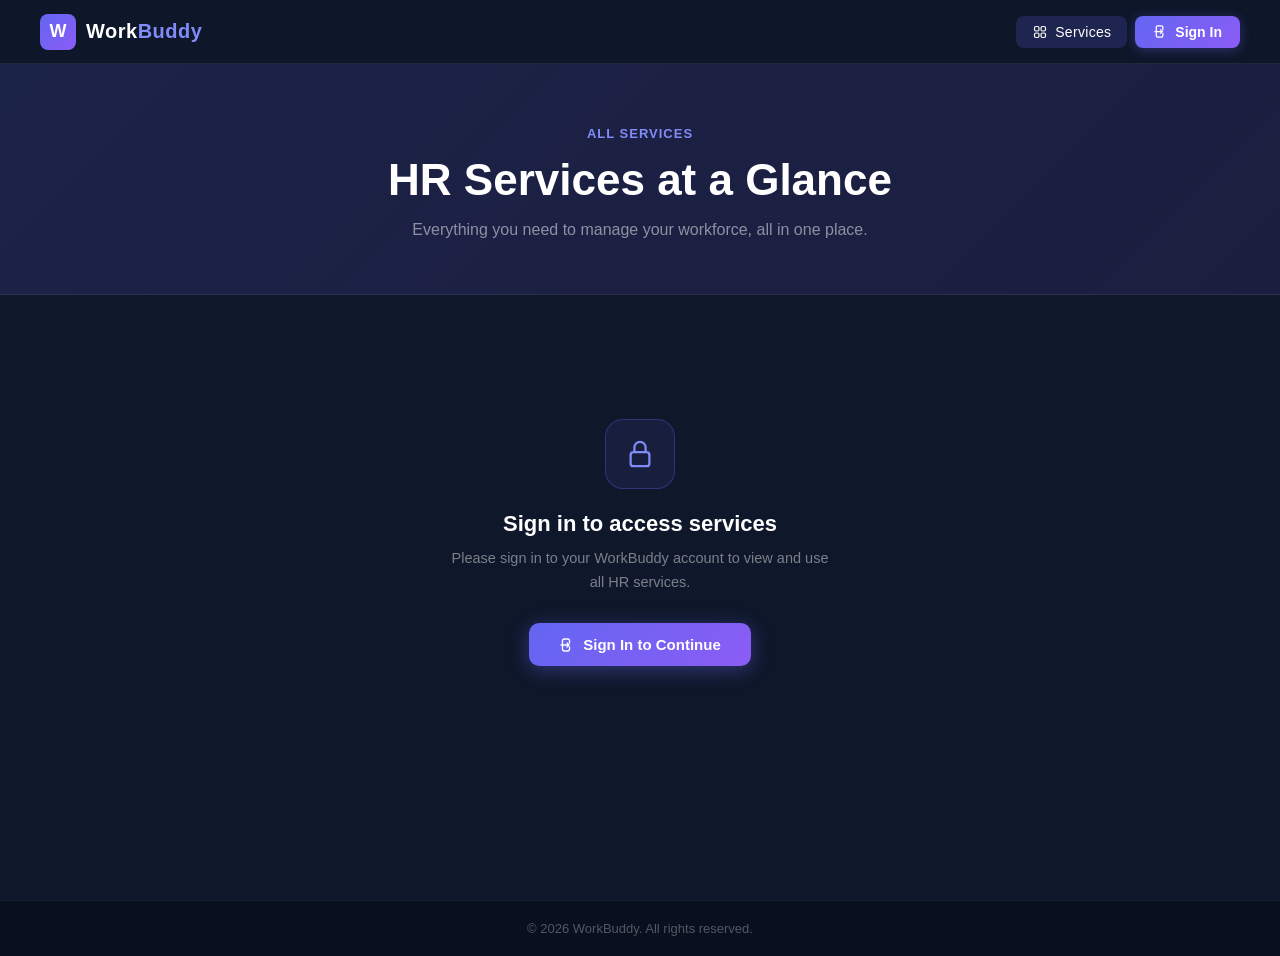
<file: src/main/resources/static/performance.html>
<!DOCTYPE html>
<html lang="en">
<head>
    <meta charset="UTF-8" />
    <meta name="viewport" content="width=device-width, initial-scale=1.0" />
    <title>WorkBuddy &mdash; Performance Reviews</title>
    <link rel="stylesheet" href="css/style.css" />
    <link rel="stylesheet" href="css/dashboard.css" />
</head>
<body>

    <!-- ===== Navbar ===== -->
    <nav class="navbar" id="navbar">
        <a href="index.html" class="navbar-brand">
            <div class="logo-icon">W</div>
            <span class="brand-name">Work<span>Buddy</span></span>
        </a>
        <div class="navbar-actions">
            <a href="services.html" class="nav-services-link" style="color:#fff;background:rgba(99,102,241,0.2);">
                <svg xmlns="http://www.w3.org/2000/svg" fill="none" viewBox="0 0 24 24" stroke-width="1.8" stroke="currentColor"><path stroke-linecap="round" stroke-linejoin="round" d="M3.75 6A2.25 2.25 0 0 1 6 3.75h2.25A2.25 2.25 0 0 1 10.5 6v2.25a2.25 2.25 0 0 1-2.25 2.25H6a2.25 2.25 0 0 1-2.25-2.25V6ZM3.75 15.75A2.25 2.25 0 0 1 6 13.5h2.25a2.25 2.25 0 0 1 2.25 2.25V18a2.25 2.25 0 0 1-2.25 2.25H6A2.25 2.25 0 0 1 3.75 18v-2.25ZM13.5 6a2.25 2.25 0 0 1 2.25-2.25H18A2.25 2.25 0 0 1 20.25 6v2.25A2.25 2.25 0 0 1 18 10.5h-2.25a2.25 2.25 0 0 1-2.25-2.25V6ZM13.5 15.75a2.25 2.25 0 0 1 2.25-2.25H18a2.25 2.25 0 0 1 2.25 2.25V18A2.25 2.25 0 0 1 18 20.25h-2.25A2.25 2.25 0 0 1 13.5 18v-2.25Z" /></svg>
                Services
            </a>
            <button class="btn-signin" id="btn-signin" onclick="openSignInModal()">
                <svg xmlns="http://www.w3.org/2000/svg" fill="none" viewBox="0 0 24 24" stroke-width="2" stroke="currentColor"><path stroke-linecap="round" stroke-linejoin="round" d="M15.75 9V5.25A2.25 2.25 0 0 0 13.5 3h-6a2.25 2.25 0 0 0-2.25 2.25v13.5A2.25 2.25 0 0 0 7.5 21h6a2.25 2.25 0 0 0 2.25-2.25V15M12 9l3 3m0 0-3 3m3-3H3" /></svg>
                Sign In
            </button>
            <div class="profile-wrapper" id="profile-section" style="display:none;">
                <button class="profile-btn" id="profile-btn">
                    <div class="profile-avatar" id="nav-avatar">??</div>
                    <span class="profile-name" id="nav-name">Loading</span>
                    <svg class="profile-chevron" xmlns="http://www.w3.org/2000/svg" fill="none" viewBox="0 0 24 24" stroke-width="2" stroke="currentColor"><path stroke-linecap="round" stroke-linejoin="round" d="m19.5 8.25-7.5 7.5-7.5-7.5" /></svg>
                </button>
                <div class="profile-dropdown" id="profile-dropdown">
                    <div class="profile-dropdown-header">
                        <div class="full-name" id="nav-full-name">-</div>
                        <div class="email" id="nav-email">-</div>
                    </div>
                    <a href="#"><svg xmlns="http://www.w3.org/2000/svg" fill="none" viewBox="0 0 24 24" stroke-width="1.8" stroke="currentColor"><path stroke-linecap="round" stroke-linejoin="round" d="M15.75 6a3.75 3.75 0 1 1-7.5 0 3.75 3.75 0 0 1 7.5 0ZM4.501 20.118a7.5 7.5 0 0 1 14.998 0A17.933 17.933 0 0 1 12 21.75c-2.676 0-5.216-.584-7.499-1.632Z" /></svg> My Profile</a>
                    <div class="divider"></div>
                    <a href="#" class="logout" onclick="signOut(); return false;"><svg xmlns="http://www.w3.org/2000/svg" fill="none" viewBox="0 0 24 24" stroke-width="1.8" stroke="currentColor"><path stroke-linecap="round" stroke-linejoin="round" d="M15.75 9V5.25A2.25 2.25 0 0 0 13.5 3h-6a2.25 2.25 0 0 0-2.25 2.25v13.5A2.25 2.25 0 0 0 7.5 21h6a2.25 2.25 0 0 0 2.25-2.25V15m3 0 3-3m0 0-3-3m3 3H9" /></svg> Sign Out</a>
                </div>
            </div>
        </div>
    </nav>

    <!-- ===== Page Content ===== -->
    <div class="page-content">
        <div class="page-inner">

            <!-- Page Header -->
            <div class="page-header">
                <div>
                    <div class="page-title">Performance Reviews</div>
                    <div class="page-subtitle">Track employee performance appraisals, ratings, and feedback.</div>
                </div>
                <button class="btn-add" id="btn-add-review" onclick="openAddModal()" style="display:none;">
                    <svg xmlns="http://www.w3.org/2000/svg" fill="none" viewBox="0 0 24 24" stroke-width="2.5" stroke="currentColor"><path stroke-linecap="round" stroke-linejoin="round" d="M12 4.5v15m7.5-7.5h-15" /></svg>
                    Add Review
                </button>
            </div>

            <!-- Table -->
            <div class="table-wrapper">
                <table class="data-table">
                    <thead>
                        <tr>
                            <th>Employee Name</th>
                            <th>Review Period</th>
                            <th>Reviewer</th>
                            <th>Rating</th>
                            <th>Status</th>
                            <th>Review Date</th>
                            <th>Actions</th>
                        </tr>
                    </thead>
                    <tbody id="performance-tbody">
                        <tr class="loading-row">
                            <td colspan="7">Loading performance reviews...</td>
                        </tr>
                    </tbody>
                </table>
            </div>

        </div>
    </div>

    <footer class="footer"><span>&copy; 2026 WorkBuddy. All rights reserved.</span></footer>

    <!-- ===== Add / Edit Modal ===== -->
    <div class="dash-modal-overlay" id="performance-modal">
        <div class="dash-modal-card">
            <button class="dash-modal-close" onclick="closeModal()">
                <svg xmlns="http://www.w3.org/2000/svg" fill="none" viewBox="0 0 24 24" stroke-width="2.5" stroke="currentColor"><path stroke-linecap="round" stroke-linejoin="round" d="M6 18 18 6M6 6l12 12" /></svg>
            </button>
            <div class="dash-modal-title" id="modal-title">Add Performance Review</div>

            <div class="form-row">
                <div class="form-group">
                    <label class="form-label">Employee ID</label>
                    <input type="text" id="f-employee-id" class="form-input" placeholder="EMP001" />
                </div>
                <div class="form-group">
                    <label class="form-label">Employee Name</label>
                    <input type="text" id="f-employee-name" class="form-input" placeholder="Jane Smith" />
                </div>
            </div>

            <div class="form-row">
                <div class="form-group">
                    <label class="form-label">Review Period</label>
                    <input type="text" id="f-review-period" class="form-input" placeholder="Q1 2026" />
                </div>
                <div class="form-group">
                    <label class="form-label">Reviewer Name</label>
                    <input type="text" id="f-reviewer" class="form-input" placeholder="John Manager" />
                </div>
            </div>

            <div class="form-row">
                <div class="form-group">
                    <label class="form-label">Rating (1–5)</label>
                    <input type="number" id="f-rating" class="form-input" placeholder="4" min="1" max="5" />
                </div>
                <div class="form-group">
                    <label class="form-label">Review Date</label>
                    <input type="date" id="f-review-date" class="form-input" />
                </div>
            </div>

            <div class="form-row" style="grid-template-columns:1fr;">
                <div class="form-group">
                    <label class="form-label">Status</label>
                    <select id="f-status" class="form-select">
                        <option value="Scheduled">Scheduled</option>
                        <option value="In Progress">In Progress</option>
                        <option value="Completed">Completed</option>
                    </select>
                </div>
            </div>

            <div class="form-group">
                <label class="form-label">Comments</label>
                <textarea id="f-comments" class="form-textarea" placeholder="Review comments and observations..."></textarea>
            </div>

            <div class="form-group">
                <label class="form-label">Goals</label>
                <textarea id="f-goals" class="form-textarea" placeholder="Goals set for next review period..."></textarea>
            </div>

            <div class="modal-footer">
                <button class="btn-cancel" onclick="closeModal()">Cancel</button>
                <button class="btn-save" onclick="submitForm()">Save Review</button>
            </div>
        </div>
    </div>

    <!-- ===== Delete Confirm Modal ===== -->
    <div class="dash-modal-overlay" id="delete-modal">
        <div class="dash-modal-card narrow">
            <div class="confirm-icon">
                <svg xmlns="http://www.w3.org/2000/svg" fill="none" viewBox="0 0 24 24" stroke-width="1.8" stroke="currentColor"><path stroke-linecap="round" stroke-linejoin="round" d="m14.74 9-.346 9m-4.788 0L9.26 9m9.968-3.21c.342.052.682.107 1.022.166m-1.022-.165L18.16 19.673a2.25 2.25 0 0 1-2.244 2.077H8.084a2.25 2.25 0 0 1-2.244-2.077L4.772 5.79m14.456 0a48.108 48.108 0 0 0-3.478-.397m-12 .562c.34-.059.68-.114 1.022-.165m0 0a48.11 48.11 0 0 1 3.478-.397m7.5 0v-.916c0-1.18-.91-2.164-2.09-2.201a51.964 51.964 0 0 0-3.32 0c-1.18.037-2.09 1.022-2.09 2.201v.916m7.5 0a48.667 48.667 0 0 0-7.5 0" /></svg>
            </div>
            <div class="confirm-title">Delete Performance Review</div>
            <div class="confirm-text">Are you sure you want to delete this review record? This action cannot be undone.</div>
            <div class="modal-footer">
                <button class="btn-cancel" onclick="closeDeleteModal()">Cancel</button>
                <button class="btn-confirm-delete" onclick="doDelete()">Delete</button>
            </div>
        </div>
    </div>

    <!-- ===== Auth Modal ===== -->
    <div class="modal-overlay" id="auth-modal">
        <div class="auth-modal-card">
            <button class="modal-close" onclick="closeSignInModal()"><svg xmlns="http://www.w3.org/2000/svg" fill="none" viewBox="0 0 24 24" stroke-width="2.5" stroke="currentColor"><path stroke-linecap="round" stroke-linejoin="round" d="M6 18 18 6M6 6l12 12" /></svg></button>
            <div id="step-provider" class="modal-step">
                <div class="modal-logo"><div class="logo-icon" style="width:38px;height:38px;font-size:17px;">W</div><span class="brand-name" style="font-size:18px;">Work<span>Buddy</span></span></div>
                <h2 class="modal-title">Sign in to WorkBuddy</h2>
                <p class="modal-subtitle">Choose how you'd like to continue</p>
                <button class="provider-btn" onclick="showEmailStep()"><span class="provider-icon email"><svg xmlns="http://www.w3.org/2000/svg" fill="none" viewBox="0 0 24 24" stroke-width="1.8" stroke="white"><path stroke-linecap="round" stroke-linejoin="round" d="M21.75 6.75v10.5a2.25 2.25 0 0 1-2.25 2.25h-15a2.25 2.25 0 0 1-2.25-2.25V6.75m19.5 0A2.25 2.25 0 0 0 19.5 4.5h-15a2.25 2.25 0 0 0-2.25 2.25m19.5 0v.243a2.25 2.25 0 0 1-1.07 1.916l-7.5 4.615a2.25 2.25 0 0 1-2.36 0L3.32 8.91a2.25 2.25 0 0 1-1.07-1.916V6.75" /></svg></span>Continue with Email</button>
            </div>
            <div id="step-loading" class="modal-step" style="display:none;"><div class="modal-loading"><div class="spinner"></div><p id="loading-text">Connecting...</p></div></div>
            <div id="step-email" class="modal-step" style="display:none;">
                <button class="modal-back" onclick="showProviderStep()"><svg xmlns="http://www.w3.org/2000/svg" fill="none" viewBox="0 0 24 24" stroke-width="2" stroke="currentColor"><path stroke-linecap="round" stroke-linejoin="round" d="M10.5 19.5 3 12m0 0 7.5-7.5M3 12h18" /></svg> Back</button>
                <h2 class="modal-title">Sign in with Email</h2>
                <p class="modal-subtitle">Use your WorkBuddy username or email</p>
                <div class="modal-form-group"><label class="modal-label">Username or Email</label><input type="text" id="email-username" class="modal-input" placeholder="username or you@example.com" /></div>
                <div class="modal-form-group"><label class="modal-label">Password</label><input type="password" id="email-password" class="modal-input" placeholder="••••••••" /></div>
                <button class="modal-submit" onclick="submitEmailSignIn()">Sign In</button>
            </div>
        </div>
    </div>

    <!-- ===== Toast ===== -->
    <div class="toast" id="toast"></div>

    <script src="js/auth.js"></script>
    <script src="js/api.js"></script>
    <script>
        let currentUser = null;
        let isAdmin = false;
        let editingId = null;
        let deleteTargetId = null;

        /* ---- Navbar scroll ---- */
        window.addEventListener('scroll', () => {
            document.getElementById('navbar').classList.toggle('scrolled', window.scrollY > 20);
        });

        /* ---- Init ---- */
        document.addEventListener('DOMContentLoaded', function () {
            currentUser = getUser();
            if (!currentUser) {
                window.location.href = 'services.html';
                return;
            }

            isAdmin = currentUser.role === 'admin';
            initNavAuth();

            if (isAdmin) {
                document.getElementById('btn-add-review').style.display = 'inline-flex';
            }

            loadData();
        });

        /* ---- Load Data ---- */
        async function loadData() {
            const tbody = document.getElementById('performance-tbody');
            tbody.innerHTML = '<tr class="loading-row"><td colspan="7">Loading performance reviews...</td></tr>';

            try {
                let records = await Api.performance.getAll();

                if (!isAdmin) {
                    records = records.filter(r => r.employeeId === currentUser.id);
                }

                if (!records || records.length === 0) {
                    tbody.innerHTML = `
                        <tr>
                            <td colspan="7">
                                <div class="empty-state">
                                    <svg xmlns="http://www.w3.org/2000/svg" fill="none" viewBox="0 0 24 24" stroke-width="1.5" stroke="currentColor"><path stroke-linecap="round" stroke-linejoin="round" d="M9 12h3.75M9 15h3.75M9 18h3.75m3 .75H18a2.25 2.25 0 0 0 2.25-2.25V6.108c0-1.135-.845-2.098-1.976-2.192a48.424 48.424 0 0 0-1.123-.08m-5.801 0c-.065.21-.1.433-.1.664 0 .414.336.75.75.75h4.5a.75.75 0 0 0 .75-.75 2.25 2.25 0 0 0-.1-.664m-5.8 0A2.251 2.251 0 0 1 13.5 2.25H15c1.012 0 1.867.668 2.15 1.586m-5.8 0c-.376.023-.75.05-1.124.08C9.095 4.01 8.25 4.973 8.25 6.108V8.25m0 0H4.875c-.621 0-1.125.504-1.125 1.125v11.25c0 .621.504 1.125 1.125 1.125h9.75c.621 0 1.125-.504 1.125-1.125V9.375c0-.621-.504-1.125-1.125-1.125H8.25ZM6.75 12h.008v.008H6.75V12Zm0 3h.008v.008H6.75V15Zm0 3h.008v.008H6.75V18Z" /></svg>
                                    <p>No performance reviews found</p>
                                    <span>Reviews will appear here once added.</span>
                                </div>
                            </td>
                        </tr>`;
                    return;
                }

                tbody.innerHTML = records.map(r => {
                    let badgeClass = 'badge-gray';
                    if (r.status === 'Completed')  badgeClass = 'badge-green';
                    else if (r.status === 'In Progress') badgeClass = 'badge-blue';
                    else if (r.status === 'Scheduled')   badgeClass = 'badge-yellow';

                    const rating = r.rating || 0;
                    const stars = '★'.repeat(rating) + '☆'.repeat(5 - rating);

                    const reviewDate = r.reviewDate ? new Date(r.reviewDate).toLocaleDateString('en-US', { year: 'numeric', month: 'short', day: 'numeric' }) : '—';

                    const actions = isAdmin ? `
                        <div class="action-btns">
                            <button class="btn-icon" title="Edit" onclick="openEditModal(${JSON.stringify(r).replace(/"/g, '&quot;')})">
                                <svg xmlns="http://www.w3.org/2000/svg" fill="none" viewBox="0 0 24 24" stroke-width="1.8" stroke="currentColor"><path stroke-linecap="round" stroke-linejoin="round" d="m16.862 4.487 1.687-1.688a1.875 1.875 0 1 1 2.652 2.652L10.582 16.07a4.5 4.5 0 0 1-1.897 1.13L6 18l.8-2.685a4.5 4.5 0 0 1 1.13-1.897l8.932-8.931Zm0 0L19.5 7.125" /></svg>
                            </button>
                            <button class="btn-icon danger" title="Delete" onclick="openDeleteModal(${r.id})">
                                <svg xmlns="http://www.w3.org/2000/svg" fill="none" viewBox="0 0 24 24" stroke-width="1.8" stroke="currentColor"><path stroke-linecap="round" stroke-linejoin="round" d="m14.74 9-.346 9m-4.788 0L9.26 9m9.968-3.21c.342.052.682.107 1.022.166m-1.022-.165L18.16 19.673a2.25 2.25 0 0 1-2.244 2.077H8.084a2.25 2.25 0 0 1-2.244-2.077L4.772 5.79m14.456 0a48.108 48.108 0 0 0-3.478-.397m-12 .562c.34-.059.68-.114 1.022-.165m0 0a48.11 48.11 0 0 1 3.478-.397m7.5 0v-.916c0-1.18-.91-2.164-2.09-2.201a51.964 51.964 0 0 0-3.32 0c-1.18.037-2.09 1.022-2.09 2.201v.916m7.5 0a48.667 48.667 0 0 0-7.5 0" /></svg>
                            </button>
                        </div>` : '<span style="color:rgba(255,255,255,0.25);font-size:13px;">—</span>';

                    return `
                        <tr>
                            <td class="cell-name">${r.employeeName || '—'}</td>
                            <td>${r.reviewPeriod || '—'}</td>
                            <td>${r.reviewer || '—'}</td>
                            <td style="font-size:15px;letter-spacing:1px;color:#fbbf24;" title="${rating}/5">${stars}</td>
                            <td><span class="badge ${badgeClass}">${r.status || 'Unknown'}</span></td>
                            <td>${reviewDate}</td>
                            <td>${actions}</td>
                        </tr>`;
                }).join('');

            } catch (err) {
                tbody.innerHTML = `
                    <tr>
                        <td colspan="7">
                            <div class="empty-state">
                                <svg xmlns="http://www.w3.org/2000/svg" fill="none" viewBox="0 0 24 24" stroke-width="1.5" stroke="currentColor"><path stroke-linecap="round" stroke-linejoin="round" d="M12 9v3.75m-9.303 3.376c-.866 1.5.217 3.374 1.948 3.374h14.71c1.73 0 2.813-1.874 1.948-3.374L13.949 3.378c-.866-1.5-3.032-1.5-3.898 0L2.697 16.126ZM12 15.75h.007v.008H12v-.008Z" /></svg>
                                <p>Failed to load reviews</p>
                                <span>Could not connect to server. Please try again.</span>
                            </div>
                        </td>
                    </tr>`;
            }
        }

        /* ---- Add / Edit Modal ---- */
        function openAddModal() {
            editingId = null;
            document.getElementById('modal-title').textContent = 'Add Performance Review';
            clearForm();
            document.getElementById('performance-modal').classList.add('open');
        }

        function openEditModal(record) {
            editingId = record.id;
            document.getElementById('modal-title').textContent = 'Edit Performance Review';
            document.getElementById('f-employee-id').value   = record.employeeId   || '';
            document.getElementById('f-employee-name').value = record.employeeName || '';
            document.getElementById('f-review-period').value = record.reviewPeriod || '';
            document.getElementById('f-reviewer').value      = record.reviewer     || '';
            document.getElementById('f-rating').value        = record.rating       || '';
            document.getElementById('f-review-date').value   = record.reviewDate   || '';
            document.getElementById('f-status').value        = record.status       || 'Scheduled';
            document.getElementById('f-comments').value      = record.comments     || '';
            document.getElementById('f-goals').value         = record.goals        || '';
            document.getElementById('performance-modal').classList.add('open');
        }

        function closeModal() {
            document.getElementById('performance-modal').classList.remove('open');
            editingId = null;
        }

        function clearForm() {
            ['f-employee-id','f-employee-name','f-review-period','f-reviewer','f-rating','f-review-date','f-comments','f-goals'].forEach(id => {
                document.getElementById(id).value = '';
            });
            document.getElementById('f-status').value = 'Scheduled';
        }

        async function submitForm() {
            const employeeId   = document.getElementById('f-employee-id').value.trim();
            const employeeName = document.getElementById('f-employee-name').value.trim();
            const reviewPeriod = document.getElementById('f-review-period').value.trim();
            const reviewer     = document.getElementById('f-reviewer').value.trim();
            const rating       = parseInt(document.getElementById('f-rating').value) || null;
            const reviewDate   = document.getElementById('f-review-date').value;
            const status       = document.getElementById('f-status').value;
            const comments     = document.getElementById('f-comments').value.trim();
            const goals        = document.getElementById('f-goals').value.trim();

            const data = { employeeId, employeeName, reviewPeriod, reviewer, rating, reviewDate, status, comments, goals };

            try {
                if (editingId) {
                    await Api.performance.update(editingId, data);
                    showToast('success', 'Review updated');
                } else {
                    await Api.performance.create(data);
                    showToast('success', 'Review added');
                }
                closeModal();
                loadData();
            } catch (err) {
                showToast('error', 'Failed to save review');
            }
        }

        /* ---- Delete ---- */
        function openDeleteModal(id) {
            deleteTargetId = id;
            document.getElementById('delete-modal').classList.add('open');
        }

        function closeDeleteModal() {
            document.getElementById('delete-modal').classList.remove('open');
            deleteTargetId = null;
        }

        async function doDelete() {
            try {
                await Api.performance.delete(deleteTargetId);
                showToast('success', 'Review deleted');
                closeDeleteModal();
                loadData();
            } catch (err) {
                showToast('error', 'Failed to delete review');
                closeDeleteModal();
            }
        }

        /* ---- Toast ---- */
        function showToast(type, message) {
            const toast = document.getElementById('toast');
            toast.textContent = message;
            toast.className = 'toast ' + type + ' show';
            setTimeout(() => { toast.className = 'toast'; }, 3000);
        }

        /* ---- Close modals on overlay click ---- */
        document.getElementById('performance-modal').addEventListener('click', function(e) {
            if (e.target === this) closeModal();
        });
        document.getElementById('delete-modal').addEventListener('click', function(e) {
            if (e.target === this) closeDeleteModal();
        });
    </script>

</body>
</html>
</file>
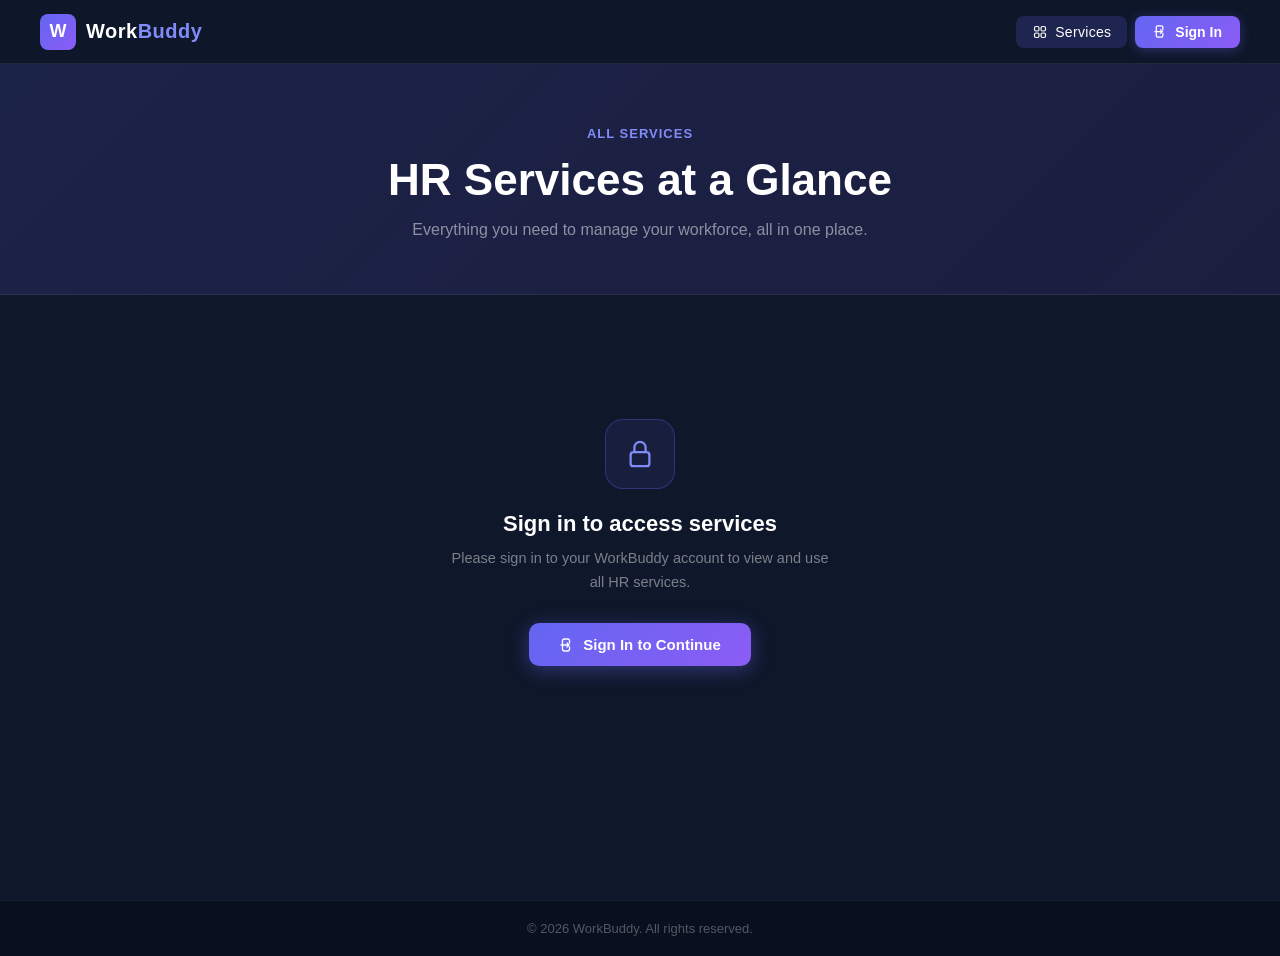
<file: src/main/resources/static/recruitment.html>
<!DOCTYPE html>
<html lang="en">
<head>
    <meta charset="UTF-8" />
    <meta name="viewport" content="width=device-width, initial-scale=1.0" />
    <title>WorkBuddy &mdash; Recruitment</title>
    <link rel="stylesheet" href="css/style.css" />
    <link rel="stylesheet" href="css/dashboard.css" />
</head>
<body>

    <!-- ===== Fixed Navbar ===== -->
    <nav class="navbar" id="navbar">
        <a href="index.html" class="navbar-brand">
            <div class="logo-icon">W</div>
            <span class="brand-name">Work<span>Buddy</span></span>
        </a>
        <div class="navbar-actions">
            <a href="services.html" class="nav-services-link" style="color:#fff;background:rgba(99,102,241,0.2);">
                <svg xmlns="http://www.w3.org/2000/svg" fill="none" viewBox="0 0 24 24" stroke-width="1.8" stroke="currentColor"><path stroke-linecap="round" stroke-linejoin="round" d="M3.75 6A2.25 2.25 0 0 1 6 3.75h2.25A2.25 2.25 0 0 1 10.5 6v2.25a2.25 2.25 0 0 1-2.25 2.25H6a2.25 2.25 0 0 1-2.25-2.25V6ZM3.75 15.75A2.25 2.25 0 0 1 6 13.5h2.25a2.25 2.25 0 0 1 2.25 2.25V18a2.25 2.25 0 0 1-2.25 2.25H6A2.25 2.25 0 0 1 3.75 18v-2.25ZM13.5 6a2.25 2.25 0 0 1 2.25-2.25H18A2.25 2.25 0 0 1 20.25 6v2.25A2.25 2.25 0 0 1 18 10.5h-2.25a2.25 2.25 0 0 1-2.25-2.25V6ZM13.5 15.75a2.25 2.25 0 0 1 2.25-2.25H18a2.25 2.25 0 0 1 2.25 2.25V18A2.25 2.25 0 0 1 18 20.25h-2.25A2.25 2.25 0 0 1 13.5 18v-2.25Z" /></svg>
                Services
            </a>
            <button class="btn-signin" id="btn-signin" onclick="openSignInModal()">
                <svg xmlns="http://www.w3.org/2000/svg" fill="none" viewBox="0 0 24 24" stroke-width="2" stroke="currentColor"><path stroke-linecap="round" stroke-linejoin="round" d="M15.75 9V5.25A2.25 2.25 0 0 0 13.5 3h-6a2.25 2.25 0 0 0-2.25 2.25v13.5A2.25 2.25 0 0 0 7.5 21h6a2.25 2.25 0 0 0 2.25-2.25V15M12 9l3 3m0 0-3 3m3-3H3" /></svg>
                Sign In
            </button>
            <div class="profile-wrapper" id="profile-section" style="display:none;">
                <button class="profile-btn" id="profile-btn">
                    <div class="profile-avatar" id="nav-avatar">??</div>
                    <span class="profile-name" id="nav-name">Loading</span>
                    <svg class="profile-chevron" xmlns="http://www.w3.org/2000/svg" fill="none" viewBox="0 0 24 24" stroke-width="2" stroke="currentColor"><path stroke-linecap="round" stroke-linejoin="round" d="m19.5 8.25-7.5 7.5-7.5-7.5" /></svg>
                </button>
                <div class="profile-dropdown" id="profile-dropdown">
                    <div class="profile-dropdown-header">
                        <div class="full-name" id="nav-full-name">-</div>
                        <div class="email" id="nav-email">-</div>
                    </div>
                    <a href="#"><svg xmlns="http://www.w3.org/2000/svg" fill="none" viewBox="0 0 24 24" stroke-width="1.8" stroke="currentColor"><path stroke-linecap="round" stroke-linejoin="round" d="M15.75 6a3.75 3.75 0 1 1-7.5 0 3.75 3.75 0 0 1 7.5 0ZM4.501 20.118a7.5 7.5 0 0 1 14.998 0A17.933 17.933 0 0 1 12 21.75c-2.676 0-5.216-.584-7.499-1.632Z" /></svg> My Profile</a>
                    <div class="divider"></div>
                    <a href="#" class="logout" onclick="signOut(); return false;"><svg xmlns="http://www.w3.org/2000/svg" fill="none" viewBox="0 0 24 24" stroke-width="1.8" stroke="currentColor"><path stroke-linecap="round" stroke-linejoin="round" d="M15.75 9V5.25A2.25 2.25 0 0 0 13.5 3h-6a2.25 2.25 0 0 0-2.25 2.25v13.5A2.25 2.25 0 0 0 7.5 21h6a2.25 2.25 0 0 0 2.25-2.25V15m3 0 3-3m0 0-3-3m3 3H9" /></svg> Sign Out</a>
                </div>
            </div>
        </div>
    </nav>

    <!-- ===== Page Content ===== -->
    <div class="page-content">
        <div class="page-inner">

            <!-- Page Header -->
            <div class="page-header">
                <div>
                    <div class="page-title">Recruitment</div>
                    <div class="page-subtitle">Manage job postings and the hiring pipeline</div>
                </div>
                <button class="btn-add" id="btn-post-job" onclick="openAddModal()" style="display:none;">
                    <svg xmlns="http://www.w3.org/2000/svg" fill="none" viewBox="0 0 24 24" stroke-width="2.5" stroke="currentColor"><path stroke-linecap="round" stroke-linejoin="round" d="M12 4.5v15m7.5-7.5h-15" /></svg>
                    Post Job
                </button>
            </div>

            <!-- Table -->
            <div class="table-wrapper">
                <table class="data-table">
                    <thead>
                        <tr>
                            <th>Title</th>
                            <th>Department</th>
                            <th>Location</th>
                            <th>Type</th>
                            <th>Status</th>
                            <th>Posted Date</th>
                            <th>Closing Date</th>
                            <th id="th-actions" style="display:none;">Actions</th>
                        </tr>
                    </thead>
                    <tbody id="recruitment-tbody">
                        <tr class="loading-row">
                            <td colspan="8">Loading job postings...</td>
                        </tr>
                    </tbody>
                </table>
            </div>

        </div>
    </div>

    <!-- ===== Footer ===== -->
    <footer class="footer"><span>&copy; 2026 WorkBuddy. All rights reserved.</span></footer>

    <!-- ===== Add / Edit Modal ===== -->
    <div class="dash-modal-overlay" id="form-modal">
        <div class="dash-modal-card">
            <button class="dash-modal-close" onclick="closeFormModal()">
                <svg xmlns="http://www.w3.org/2000/svg" fill="none" viewBox="0 0 24 24" stroke-width="2.5" stroke="currentColor"><path stroke-linecap="round" stroke-linejoin="round" d="M6 18 18 6M6 6l12 12" /></svg>
            </button>
            <div class="dash-modal-title" id="form-modal-title">Post Job</div>

            <!-- Title -->
            <div class="form-group">
                <label class="form-label">Title</label>
                <input type="text" id="f-title" class="form-input" placeholder="e.g. Senior Software Engineer" />
            </div>

            <!-- Department + Location -->
            <div class="form-row">
                <div class="form-group">
                    <label class="form-label">Department</label>
                    <input type="text" id="f-department" class="form-input" placeholder="e.g. Engineering" />
                </div>
                <div class="form-group">
                    <label class="form-label">Location</label>
                    <input type="text" id="f-location" class="form-input" placeholder="e.g. Remote / New York" />
                </div>
            </div>

            <!-- Type + Status (status only shown on edit) -->
            <div class="form-row">
                <div class="form-group">
                    <label class="form-label">Type</label>
                    <select id="f-type" class="form-select">
                        <option value="Full-Time">Full-Time</option>
                        <option value="Part-Time">Part-Time</option>
                        <option value="Contract">Contract</option>
                        <option value="Internship">Internship</option>
                    </select>
                </div>
                <div class="form-group" id="status-group" style="display:none;">
                    <label class="form-label">Status</label>
                    <select id="f-status" class="form-select">
                        <option value="Open">Open</option>
                        <option value="Draft">Draft</option>
                        <option value="Closed">Closed</option>
                    </select>
                </div>
            </div>

            <!-- Posted Date + Closing Date -->
            <div class="form-row">
                <div class="form-group">
                    <label class="form-label">Posted Date</label>
                    <input type="date" id="f-posted-date" class="form-input" />
                </div>
                <div class="form-group">
                    <label class="form-label">Closing Date</label>
                    <input type="date" id="f-closing-date" class="form-input" />
                </div>
            </div>

            <!-- Description -->
            <div class="form-group">
                <label class="form-label">Description</label>
                <textarea id="f-description" class="form-textarea" placeholder="Job description, responsibilities, and requirements..."></textarea>
            </div>

            <div class="modal-footer">
                <button class="btn-cancel" onclick="closeFormModal()">Cancel</button>
                <button class="btn-save" onclick="submitForm()">Save</button>
            </div>
        </div>
    </div>

    <!-- ===== Delete Confirm Modal ===== -->
    <div class="dash-modal-overlay" id="delete-modal">
        <div class="dash-modal-card narrow">
            <button class="dash-modal-close" onclick="closeDeleteModal()">
                <svg xmlns="http://www.w3.org/2000/svg" fill="none" viewBox="0 0 24 24" stroke-width="2.5" stroke="currentColor"><path stroke-linecap="round" stroke-linejoin="round" d="M6 18 18 6M6 6l12 12" /></svg>
            </button>
            <div class="confirm-icon">
                <svg xmlns="http://www.w3.org/2000/svg" fill="none" viewBox="0 0 24 24" stroke-width="1.8" stroke="currentColor"><path stroke-linecap="round" stroke-linejoin="round" d="m14.74 9-.346 9m-4.788 0L9.26 9m9.968-3.21c.342.052.682.107 1.022.166m-1.022-.165L18.16 19.673a2.25 2.25 0 0 1-2.244 2.077H8.084a2.25 2.25 0 0 1-2.244-2.077L4.772 5.79m14.456 0a48.108 48.108 0 0 0-3.478-.397m-12 .562c.34-.059.68-.114 1.022-.165m0 0a48.11 48.11 0 0 1 3.478-.397m7.5 0v-.916c0-1.18-.91-2.164-2.09-2.201a51.964 51.964 0 0 0-3.32 0c-1.18.037-2.09 1.022-2.09 2.201v.916m7.5 0a48.667 48.667 0 0 0-7.5 0" /></svg>
            </div>
            <div class="confirm-title">Delete Job Posting</div>
            <div class="confirm-text">Are you sure you want to delete this job posting? This action cannot be undone.</div>
            <div class="modal-footer">
                <button class="btn-cancel" onclick="closeDeleteModal()">Cancel</button>
                <button class="btn-confirm-delete" onclick="doDelete()">Delete</button>
            </div>
        </div>
    </div>

    <!-- ===== Toast ===== -->
    <div class="toast" id="toast"></div>

    <!-- ===== Auth Modal ===== -->
    <div class="modal-overlay" id="auth-modal">
        <div class="auth-modal-card">
            <button class="modal-close" onclick="closeSignInModal()"><svg xmlns="http://www.w3.org/2000/svg" fill="none" viewBox="0 0 24 24" stroke-width="2.5" stroke="currentColor"><path stroke-linecap="round" stroke-linejoin="round" d="M6 18 18 6M6 6l12 12" /></svg></button>
            <div id="step-provider" class="modal-step">
                <div class="modal-logo"><div class="logo-icon" style="width:38px;height:38px;font-size:17px;">W</div><span class="brand-name" style="font-size:18px;">Work<span>Buddy</span></span></div>
                <h2 class="modal-title">Sign in to WorkBuddy</h2>
                <p class="modal-subtitle">Choose how you'd like to continue</p>
                <button class="provider-btn" onclick="showEmailStep()"><span class="provider-icon email"><svg xmlns="http://www.w3.org/2000/svg" fill="none" viewBox="0 0 24 24" stroke-width="1.8" stroke="white"><path stroke-linecap="round" stroke-linejoin="round" d="M21.75 6.75v10.5a2.25 2.25 0 0 1-2.25 2.25h-15a2.25 2.25 0 0 1-2.25-2.25V6.75m19.5 0A2.25 2.25 0 0 0 19.5 4.5h-15a2.25 2.25 0 0 0-2.25 2.25m19.5 0v.243a2.25 2.25 0 0 1-1.07 1.916l-7.5 4.615a2.25 2.25 0 0 1-2.36 0L3.32 8.91a2.25 2.25 0 0 1-1.07-1.916V6.75" /></svg></span>Continue with Email</button>
            </div>
            <div id="step-loading" class="modal-step" style="display:none;"><div class="modal-loading"><div class="spinner"></div><p id="loading-text">Connecting...</p></div></div>
            <div id="step-email" class="modal-step" style="display:none;">
                <button class="modal-back" onclick="showProviderStep()"><svg xmlns="http://www.w3.org/2000/svg" fill="none" viewBox="0 0 24 24" stroke-width="2" stroke="currentColor"><path stroke-linecap="round" stroke-linejoin="round" d="M10.5 19.5 3 12m0 0 7.5-7.5M3 12h18" /></svg> Back</button>
                <h2 class="modal-title">Sign in</h2>
                <p class="modal-subtitle">Use your WorkBuddy username or email</p>
                <div class="modal-form-group"><label class="modal-label">Username or Email</label><input type="text" id="email-username" class="modal-input" placeholder="username or you@example.com" /></div>
                <div class="modal-form-group"><label class="modal-label">Password</label><input type="password" id="email-password" class="modal-input" placeholder="••••••••" /></div>
                <button class="modal-submit" onclick="submitEmailSignIn()">Sign In</button>
            </div>
        </div>
    </div>

    <script src="js/auth.js"></script>
    <script src="js/api.js"></script>
    <script>
        /* ── Auth guard ── */
        (function () {
            if (!getUser()) {
                window.location.href = 'services.html';
            }
        })();

        /* ── State ── */
        let editingId      = null;
        let deleteTargetId = null;
        let isAdmin        = false;
        let _cachedRecords = [];

        /* ── Helpers ── */
        function showToast(type, msg) {
            const t = document.getElementById('toast');
            t.textContent = msg;
            t.className   = 'toast ' + type + ' show';
            setTimeout(() => { t.className = 'toast'; }, 3000);
        }

        function statusBadge(status) {
            const map = {
                'Open':   'badge-green',
                'Closed': 'badge-red',
                'Draft':  'badge-gray'
            };
            const cls = map[status] || 'badge-gray';
            return `<span class="badge ${cls}">${status || '—'}</span>`;
        }

        function fmtDate(val) {
            if (!val) return '—';
            try { return new Date(val).toLocaleDateString('en-GB', { day:'2-digit', month:'short', year:'numeric' }); }
            catch { return val; }
        }

        function escHtml(str) {
            return String(str)
                .replace(/&/g, '&amp;')
                .replace(/</g, '&lt;')
                .replace(/>/g, '&gt;')
                .replace(/"/g, '&quot;');
        }

        /* ── Load Data ── */
        async function loadData() {
            const tbody = document.getElementById('recruitment-tbody');
            tbody.innerHTML = '<tr class="loading-row"><td colspan="8">Loading job postings...</td></tr>';
            try {
                _cachedRecords = await Api.recruitment.getAll() || [];
                renderTable(_cachedRecords);
            } catch {
                tbody.innerHTML = `<tr><td colspan="8" class="empty-state">
                    <svg xmlns="http://www.w3.org/2000/svg" fill="none" viewBox="0 0 24 24" stroke-width="1.5" stroke="currentColor"><path stroke-linecap="round" stroke-linejoin="round" d="M12 9v3.75m9-.75a9 9 0 1 1-18 0 9 9 0 0 1 18 0Zm-9 3.75h.008v.008H12v-.008Z" /></svg>
                    <p>Failed to load job postings</p>Could not connect to server</td></tr>`;
            }
        }

        function renderTable(records) {
            const tbody = document.getElementById('recruitment-tbody');
            if (!records.length) {
                tbody.innerHTML = `<tr><td colspan="8" class="empty-state">
                    <svg xmlns="http://www.w3.org/2000/svg" fill="none" viewBox="0 0 24 24" stroke-width="1.5" stroke="currentColor"><path stroke-linecap="round" stroke-linejoin="round" d="M20.25 14.15v4.25c0 1.094-.787 2.036-1.872 2.18-2.087.277-4.216.42-6.378.42s-4.291-.143-6.378-.42c-1.085-.144-1.872-1.086-1.872-2.18v-4.25m16.5 0a2.18 2.18 0 0 0 .75-1.661V8.706c0-1.081-.768-2.015-1.837-2.175a48.114 48.114 0 0 0-3.413-.387m4.5 8.006c-.194.165-.42.295-.673.38A23.978 23.978 0 0 1 12 15.75c-2.648 0-5.195-.429-7.577-1.22a2.016 2.016 0 0 1-.673-.38m0 0A2.18 2.18 0 0 1 3 12.489V8.706c0-1.081.768-2.015 1.837-2.175a48.111 48.111 0 0 1 3.413-.387m7.5 0V5.25A2.25 2.25 0 0 0 13.5 3h-3a2.25 2.25 0 0 0-2.25 2.25v.894m7.5 0a48.667 48.667 0 0 0-7.5 0M12 12.75h.008v.008H12v-.008Z" /></svg>
                    <p>No job postings found</p>Post a job to get started</td></tr>`;
                return;
            }

            tbody.innerHTML = records.map(r => `
                <tr>
                    <td><div class="cell-name">${escHtml(r.title || '—')}</div></td>
                    <td>${escHtml(r.department || '—')}</td>
                    <td>${escHtml(r.location || '—')}</td>
                    <td>${escHtml(r.type || '—')}</td>
                    <td>${statusBadge(r.status)}</td>
                    <td>${fmtDate(r.postedDate)}</td>
                    <td>${fmtDate(r.closingDate)}</td>
                    ${isAdmin ? `<td>
                        <div class="action-btns">
                            ${r.status === 'Open' ? `
                            <button class="btn-icon warn" title="Close Job" onclick="closeJob(${r.id})">
                                <svg xmlns="http://www.w3.org/2000/svg" fill="none" viewBox="0 0 24 24" stroke-width="1.8" stroke="currentColor"><path stroke-linecap="round" stroke-linejoin="round" d="M16.5 10.5V6.75a4.5 4.5 0 1 0-9 0v3.75m-.75 11.25h10.5a2.25 2.25 0 0 0 2.25-2.25v-6.75a2.25 2.25 0 0 0-2.25-2.25H6.75a2.25 2.25 0 0 0-2.25 2.25v6.75a2.25 2.25 0 0 0 2.25 2.25Z" /></svg>
                            </button>` : ''}
                            <button class="btn-icon" title="Edit" onclick="openEditModal(${r.id})">
                                <svg xmlns="http://www.w3.org/2000/svg" fill="none" viewBox="0 0 24 24" stroke-width="1.8" stroke="currentColor"><path stroke-linecap="round" stroke-linejoin="round" d="m16.862 4.487 1.687-1.688a1.875 1.875 0 1 1 2.652 2.652L10.582 16.07a4.5 4.5 0 0 1-1.897 1.13L6 18l.8-2.685a4.5 4.5 0 0 1 1.13-1.897l8.932-8.931Zm0 0L19.5 7.125" /></svg>
                            </button>
                            <button class="btn-icon danger" title="Delete" onclick="openDeleteModal(${r.id})">
                                <svg xmlns="http://www.w3.org/2000/svg" fill="none" viewBox="0 0 24 24" stroke-width="1.8" stroke="currentColor"><path stroke-linecap="round" stroke-linejoin="round" d="m14.74 9-.346 9m-4.788 0L9.26 9m9.968-3.21c.342.052.682.107 1.022.166m-1.022-.165L18.16 19.673a2.25 2.25 0 0 1-2.244 2.077H8.084a2.25 2.25 0 0 1-2.244-2.077L4.772 5.79m14.456 0a48.108 48.108 0 0 0-3.478-.397m-12 .562c.34-.059.68-.114 1.022-.165m0 0a48.11 48.11 0 0 1 3.478-.397m7.5 0v-.916c0-1.18-.91-2.164-2.09-2.201a51.964 51.964 0 0 0-3.32 0c-1.18.037-2.09 1.022-2.09 2.201v.916m7.5 0a48.667 48.667 0 0 0-7.5 0" /></svg>
                            </button>
                        </div>
                    </td>` : ''}
                </tr>`).join('');
        }

        /* ── Modals ── */
        function openAddModal() {
            editingId = null;
            document.getElementById('form-modal-title').textContent = 'Post Job';
            clearForm();
            // Hide status field for new postings (defaults to Open)
            document.getElementById('status-group').style.display = 'none';
            document.getElementById('form-modal').classList.add('open');
        }

        function openEditModal(id) {
            const r = _cachedRecords.find(x => x.id === id);
            if (!r) return;
            editingId = id;
            document.getElementById('form-modal-title').textContent = 'Edit Job Posting';
            document.getElementById('f-title').value        = r.title       || '';
            document.getElementById('f-department').value   = r.department  || '';
            document.getElementById('f-location').value     = r.location    || '';
            document.getElementById('f-type').value         = r.type        || 'Full-Time';
            document.getElementById('f-status').value       = r.status      || 'Open';
            document.getElementById('f-posted-date').value  = r.postedDate  ? r.postedDate.substring(0, 10)  : '';
            document.getElementById('f-closing-date').value = r.closingDate ? r.closingDate.substring(0, 10) : '';
            document.getElementById('f-description').value  = r.description || '';
            // Show status field when editing
            document.getElementById('status-group').style.display = 'block';
            document.getElementById('form-modal').classList.add('open');
        }

        function closeFormModal() {
            document.getElementById('form-modal').classList.remove('open');
        }

        function openDeleteModal(id) {
            deleteTargetId = id;
            document.getElementById('delete-modal').classList.add('open');
        }

        function closeDeleteModal() {
            document.getElementById('delete-modal').classList.remove('open');
        }

        function clearForm() {
            ['f-title','f-department','f-location','f-posted-date','f-closing-date','f-description'].forEach(id => {
                document.getElementById(id).value = '';
            });
            document.getElementById('f-type').value   = 'Full-Time';
            document.getElementById('f-status').value = 'Open';
        }

        /* ── Submit (create / update) ── */
        async function submitForm() {
            const isEdit = !!editingId;
            const data = {
                title:       document.getElementById('f-title').value.trim(),
                department:  document.getElementById('f-department').value.trim(),
                location:    document.getElementById('f-location').value.trim(),
                type:        document.getElementById('f-type').value,
                status:      isEdit ? document.getElementById('f-status').value : 'Open',
                postedDate:  document.getElementById('f-posted-date').value  || null,
                closingDate: document.getElementById('f-closing-date').value || null,
                description: document.getElementById('f-description').value.trim()
            };

            if (!data.title) {
                showToast('error', 'Title is required');
                return;
            }

            try {
                if (isEdit) {
                    await Api.recruitment.update(editingId, data);
                    showToast('success', 'Job posting updated successfully');
                } else {
                    await Api.recruitment.create(data);
                    showToast('success', 'Job posted successfully');
                }
                closeFormModal();
                await loadData();
            } catch {
                showToast('error', 'Failed to save job posting');
            }
        }

        /* ── Close job ── */
        async function closeJob(id) {
            try {
                await Api.recruitment.close(id);
                await loadData();
                showToast('success', 'Job posting closed');
            } catch {
                showToast('error', 'Failed to close job posting');
            }
        }

        /* ── Delete ── */
        async function doDelete() {
            if (!deleteTargetId) return;
            try {
                await Api.recruitment.delete(deleteTargetId);
                showToast('success', 'Job posting deleted');
                closeDeleteModal();
                await loadData();
            } catch {
                showToast('error', 'Failed to delete job posting');
            }
        }

        /* ── Init ── */
        window.addEventListener('scroll', () => {
            document.getElementById('navbar').classList.toggle('scrolled', window.scrollY > 20);
        });

        document.addEventListener('DOMContentLoaded', function () {
            const user = getUser();
            if (!user) {
                window.location.href = 'services.html';
                return;
            }

            initNavAuth();

            isAdmin = user.role === 'admin';

            if (isAdmin) {
                document.getElementById('btn-post-job').style.display = 'inline-flex';
                document.getElementById('th-actions').style.display = 'table-cell';
            }

            loadData();
        });

        /* Close modals on overlay click */
        document.getElementById('form-modal').addEventListener('click', function(e) {
            if (e.target === this) closeFormModal();
        });
        document.getElementById('delete-modal').addEventListener('click', function(e) {
            if (e.target === this) closeDeleteModal();
        });
    </script>

</body>
</html>
</file>
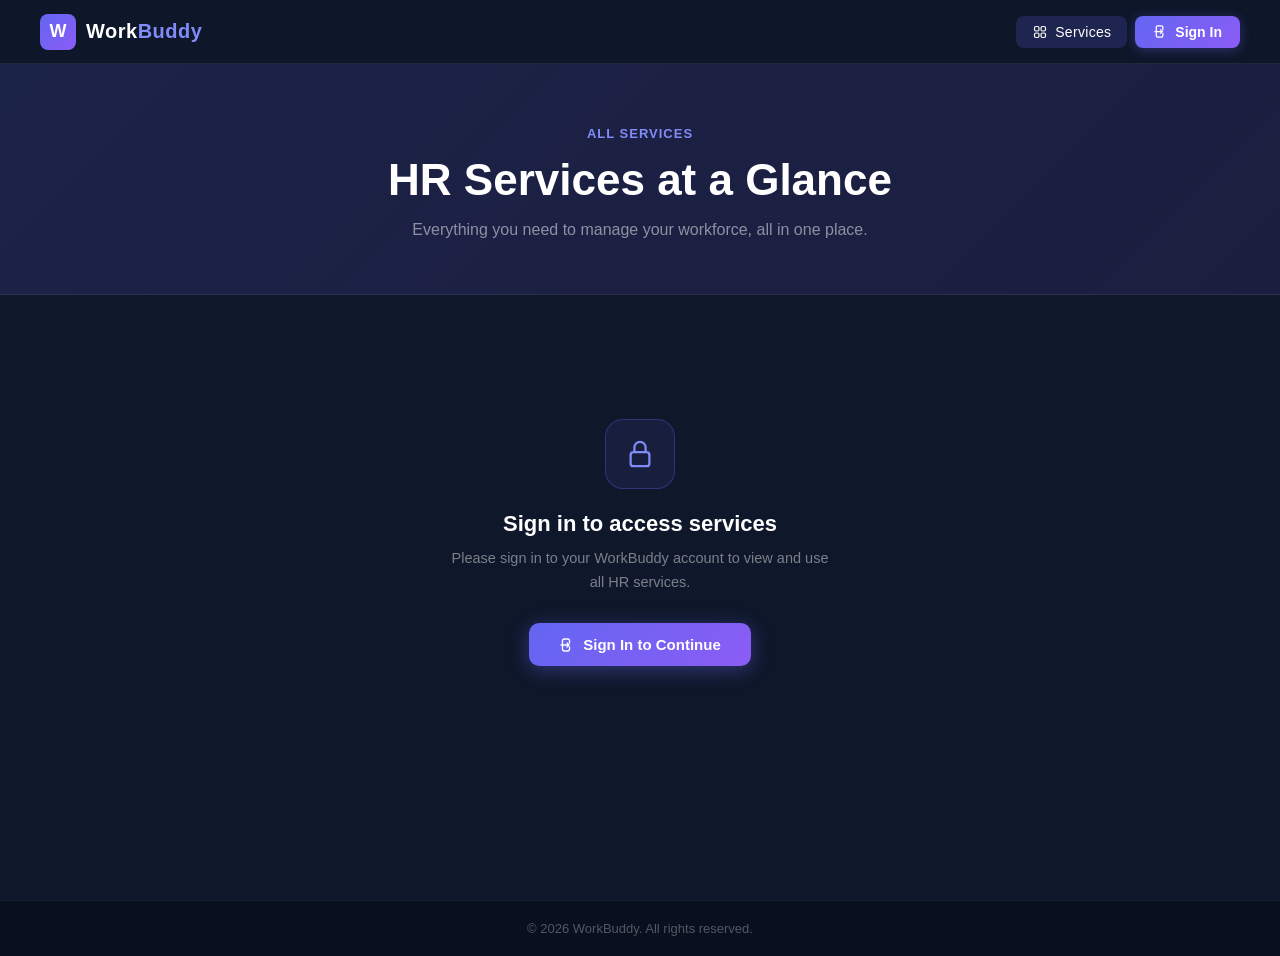
<file: src/main/resources/static/services.html>
<!DOCTYPE html>
<html lang="en">
<head>
    <meta charset="UTF-8" />
    <meta name="viewport" content="width=device-width, initial-scale=1.0" />
    <title>WorkBuddy &mdash; Services</title>
    <link rel="stylesheet" href="css/style.css" />
</head>
<body>

    <!-- ===== Fixed Navbar ===== -->
    <nav class="navbar" id="navbar">
        <a href="index.html" class="navbar-brand">
            <div class="logo-icon">W</div>
            <span class="brand-name">Work<span>Buddy</span></span>
        </a>

        <div class="navbar-actions">
            <a href="services.html" class="nav-services-link" style="color:#fff;background:rgba(99,102,241,0.2);">
                <svg xmlns="http://www.w3.org/2000/svg" fill="none" viewBox="0 0 24 24" stroke-width="1.8" stroke="currentColor">
                    <path stroke-linecap="round" stroke-linejoin="round" d="M3.75 6A2.25 2.25 0 0 1 6 3.75h2.25A2.25 2.25 0 0 1 10.5 6v2.25a2.25 2.25 0 0 1-2.25 2.25H6a2.25 2.25 0 0 1-2.25-2.25V6ZM3.75 15.75A2.25 2.25 0 0 1 6 13.5h2.25a2.25 2.25 0 0 1 2.25 2.25V18a2.25 2.25 0 0 1-2.25 2.25H6A2.25 2.25 0 0 1 3.75 18v-2.25ZM13.5 6a2.25 2.25 0 0 1 2.25-2.25H18A2.25 2.25 0 0 1 20.25 6v2.25A2.25 2.25 0 0 1 18 10.5h-2.25a2.25 2.25 0 0 1-2.25-2.25V6ZM13.5 15.75a2.25 2.25 0 0 1 2.25-2.25H18a2.25 2.25 0 0 1 2.25 2.25V18A2.25 2.25 0 0 1 18 20.25h-2.25A2.25 2.25 0 0 1 13.5 18v-2.25Z" />
                </svg>
                Services
            </a>

            <!-- Sign In button -->
            <button class="btn-signin" id="btn-signin" onclick="openSignInModal()">
                <svg xmlns="http://www.w3.org/2000/svg" fill="none" viewBox="0 0 24 24" stroke-width="2" stroke="currentColor">
                    <path stroke-linecap="round" stroke-linejoin="round" d="M15.75 9V5.25A2.25 2.25 0 0 0 13.5 3h-6a2.25 2.25 0 0 0-2.25 2.25v13.5A2.25 2.25 0 0 0 7.5 21h6a2.25 2.25 0 0 0 2.25-2.25V15M12 9l3 3m0 0-3 3m3-3H3" />
                </svg>
                Sign In
            </button>

            <!-- Profile (shown when signed in) -->
            <div class="profile-wrapper" id="profile-section" style="display:none;">
                <button class="profile-btn" id="profile-btn" aria-label="User profile">
                    <div class="profile-avatar" id="nav-avatar">??</div>
                    <span class="profile-name" id="nav-name">Loading</span>
                    <svg class="profile-chevron" xmlns="http://www.w3.org/2000/svg" fill="none" viewBox="0 0 24 24" stroke-width="2" stroke="currentColor">
                        <path stroke-linecap="round" stroke-linejoin="round" d="m19.5 8.25-7.5 7.5-7.5-7.5" />
                    </svg>
                </button>
                <div class="profile-dropdown" id="profile-dropdown">
                    <div class="profile-dropdown-header">
                        <div class="full-name" id="nav-full-name">-</div>
                        <div class="email" id="nav-email">-</div>
                    </div>
                    <a href="#">
                        <svg xmlns="http://www.w3.org/2000/svg" fill="none" viewBox="0 0 24 24" stroke-width="1.8" stroke="currentColor"><path stroke-linecap="round" stroke-linejoin="round" d="M15.75 6a3.75 3.75 0 1 1-7.5 0 3.75 3.75 0 0 1 7.5 0ZM4.501 20.118a7.5 7.5 0 0 1 14.998 0A17.933 17.933 0 0 1 12 21.75c-2.676 0-5.216-.584-7.499-1.632Z" /></svg>
                        My Profile
                    </a>
                    <a href="#">
                        <svg xmlns="http://www.w3.org/2000/svg" fill="none" viewBox="0 0 24 24" stroke-width="1.8" stroke="currentColor"><path stroke-linecap="round" stroke-linejoin="round" d="M9.594 3.94c.09-.542.56-.94 1.11-.94h2.593c.55 0 1.02.398 1.11.94l.213 1.281c.063.374.313.686.645.87.074.04.147.083.22.127.325.196.72.257 1.075.124l1.217-.456a1.125 1.125 0 0 1 1.37.49l1.296 2.247a1.125 1.125 0 0 1-.26 1.431l-1.003.827c-.293.241-.438.613-.43.992a7.723 7.723 0 0 1 0 .255c-.008.378.137.75.43.991l1.004.827c.424.35.534.955.26 1.43l-1.298 2.247a1.125 1.125 0 0 1-1.369.491l-1.217-.456c-.355-.133-.75-.072-1.076.124a6.47 6.47 0 0 1-.22.128c-.331.183-.581.495-.644.869l-.213 1.281c-.09.543-.56.94-1.11.94h-2.594c-.55 0-1.019-.398-1.11-.94l-.213-1.281c-.062-.374-.312-.686-.644-.87a6.52 6.52 0 0 1-.22-.127c-.325-.196-.72-.257-1.076-.124l-1.217.456a1.125 1.125 0 0 1-1.369-.49l-1.297-2.247a1.125 1.125 0 0 1 .26-1.431l1.004-.827c.292-.24.437-.613.43-.991a6.932 6.932 0 0 1 0-.255c.007-.38-.138-.751-.43-.992l-1.004-.827a1.125 1.125 0 0 1-.26-1.43l1.297-2.247a1.125 1.125 0 0 1 1.37-.491l1.216.456c.356.133.751.072 1.076-.124.072-.044.146-.086.22-.128.332-.183.582-.495.644-.869l.214-1.28Z" /><path stroke-linecap="round" stroke-linejoin="round" d="M15 12a3 3 0 1 1-6 0 3 3 0 0 1 6 0Z" /></svg>
                        Settings
                    </a>
                    <div class="divider"></div>
                    <a href="#" class="logout" onclick="signOut(); return false;">
                        <svg xmlns="http://www.w3.org/2000/svg" fill="none" viewBox="0 0 24 24" stroke-width="1.8" stroke="currentColor"><path stroke-linecap="round" stroke-linejoin="round" d="M15.75 9V5.25A2.25 2.25 0 0 0 13.5 3h-6a2.25 2.25 0 0 0-2.25 2.25v13.5A2.25 2.25 0 0 0 7.5 21h6a2.25 2.25 0 0 0 2.25-2.25V15m3 0 3-3m0 0-3-3m3 3H9" /></svg>
                        Sign Out
                    </a>
                </div>
            </div>
        </div>
    </nav>

    <!-- ===== Services Page ===== -->
    <div class="services-page">

        <!-- Page Header -->
        <div class="services-hero">
            <p class="services-hero-subtitle" style="color:#818cf8;font-weight:600;font-size:13px;letter-spacing:1px;text-transform:uppercase;margin-bottom:10px;">All Services</p>
            <h1 class="services-hero-title">HR Services at a Glance</h1>
            <p class="services-hero-subtitle">Everything you need to manage your workforce, all in one place.</p>
        </div>

        <!-- Auth Gate (shown when NOT signed in) -->
        <div class="services-auth-gate" id="services-auth-gate">
            <div class="auth-gate-inner">
                <div class="auth-gate-icon">
                    <svg xmlns="http://www.w3.org/2000/svg" fill="none" viewBox="0 0 24 24" stroke-width="1.8" stroke="currentColor">
                        <path stroke-linecap="round" stroke-linejoin="round" d="M16.5 10.5V6.75a4.5 4.5 0 1 0-9 0v3.75m-.75 11.25h10.5a2.25 2.25 0 0 0 2.25-2.25v-6.75a2.25 2.25 0 0 0-2.25-2.25H6.75a2.25 2.25 0 0 0-2.25 2.25v6.75a2.25 2.25 0 0 0 2.25 2.25Z" />
                    </svg>
                </div>
                <h2 class="auth-gate-title">Sign in to access services</h2>
                <p class="auth-gate-text">Please sign in to your WorkBuddy account to view and use all HR services.</p>
                <button class="auth-gate-btn" onclick="openSignInModal()">
                    <svg xmlns="http://www.w3.org/2000/svg" fill="none" viewBox="0 0 24 24" stroke-width="2" stroke="currentColor">
                        <path stroke-linecap="round" stroke-linejoin="round" d="M15.75 9V5.25A2.25 2.25 0 0 0 13.5 3h-6a2.25 2.25 0 0 0-2.25 2.25v13.5A2.25 2.25 0 0 0 7.5 21h6a2.25 2.25 0 0 0 2.25-2.25V15M12 9l3 3m0 0-3 3m3-3H3" />
                    </svg>
                    Sign In to Continue
                </button>
            </div>
        </div>

        <!-- Services Grid (shown when signed in) -->
        <div class="services-grid-section" id="services-content" style="display:none;">
            <div class="services-grid">

                <a href="employees.html" class="service-card">
                    <div class="service-card-icon">
                        <svg xmlns="http://www.w3.org/2000/svg" fill="none" viewBox="0 0 24 24" stroke-width="1.8" stroke="currentColor"><path stroke-linecap="round" stroke-linejoin="round" d="M15 19.128a9.38 9.38 0 0 0 2.625.372 9.337 9.337 0 0 0 4.121-.952 4.125 4.125 0 0 0-7.533-2.493M15 19.128v-.003c0-1.113-.285-2.16-.786-3.07M15 19.128v.106A12.318 12.318 0 0 1 8.624 21c-2.331 0-4.512-.645-6.374-1.766l-.001-.109a6.375 6.375 0 0 1 11.964-3.07M12 6.375a3.375 3.375 0 1 1-6.75 0 3.375 3.375 0 0 1 6.75 0Zm8.25 2.25a2.625 2.625 0 1 1-5.25 0 2.625 2.625 0 0 1 5.25 0Z" /></svg>
                    </div>
                    <div class="service-card-title">Employee Management</div>
                    <div class="service-card-desc">Manage employee records, onboarding, offboarding, org charts, and workforce data in one place.</div>
                    <div class="service-card-arrow">Open <svg xmlns="http://www.w3.org/2000/svg" fill="none" viewBox="0 0 24 24" stroke-width="2" stroke="currentColor"><path stroke-linecap="round" stroke-linejoin="round" d="M13.5 4.5 21 12m0 0-7.5 7.5M21 12H3" /></svg></div>
                </a>

                <a href="leaves.html" class="service-card">
                    <div class="service-card-icon">
                        <svg xmlns="http://www.w3.org/2000/svg" fill="none" viewBox="0 0 24 24" stroke-width="1.8" stroke="currentColor"><path stroke-linecap="round" stroke-linejoin="round" d="M6.75 3v2.25M17.25 3v2.25M3 18.75V7.5a2.25 2.25 0 0 1 2.25-2.25h13.5A2.25 2.25 0 0 1 21 7.5v11.25m-18 0A2.25 2.25 0 0 0 5.25 21h13.5A2.25 2.25 0 0 0 21 18.75m-18 0v-7.5A2.25 2.25 0 0 1 5.25 9h13.5A2.25 2.25 0 0 1 21 11.25v7.5" /></svg>
                    </div>
                    <div class="service-card-title">Leave &amp; Attendance</div>
                    <div class="service-card-desc">Track leave requests, approvals, attendance logs, and time-off balances with real-time visibility.</div>
                    <div class="service-card-arrow">Open <svg xmlns="http://www.w3.org/2000/svg" fill="none" viewBox="0 0 24 24" stroke-width="2" stroke="currentColor"><path stroke-linecap="round" stroke-linejoin="round" d="M13.5 4.5 21 12m0 0-7.5 7.5M21 12H3" /></svg></div>
                </a>

                <a href="payroll.html" class="service-card">
                    <div class="service-card-icon">
                        <svg xmlns="http://www.w3.org/2000/svg" fill="none" viewBox="0 0 24 24" stroke-width="1.8" stroke="currentColor"><path stroke-linecap="round" stroke-linejoin="round" d="M12 6v12m-3-2.818.879.659c1.171.879 3.07.879 4.242 0 1.172-.879 1.172-2.303 0-3.182C13.536 12.219 12.768 12 12 12c-.725 0-1.45-.22-2.003-.659-1.106-.879-1.106-2.303 0-3.182s2.9-.879 4.006 0l.415.33M21 12a9 9 0 1 1-18 0 9 9 0 0 1 18 0Z" /></svg>
                    </div>
                    <div class="service-card-title">Payroll</div>
                    <div class="service-card-desc">Automate salary calculations, tax deductions, payslip generation, and on-time disbursements.</div>
                    <div class="service-card-arrow">Open <svg xmlns="http://www.w3.org/2000/svg" fill="none" viewBox="0 0 24 24" stroke-width="2" stroke="currentColor"><path stroke-linecap="round" stroke-linejoin="round" d="M13.5 4.5 21 12m0 0-7.5 7.5M21 12H3" /></svg></div>
                </a>

                <a href="performance.html" class="service-card">
                    <div class="service-card-icon">
                        <svg xmlns="http://www.w3.org/2000/svg" fill="none" viewBox="0 0 24 24" stroke-width="1.8" stroke="currentColor"><path stroke-linecap="round" stroke-linejoin="round" d="M9 12h3.75M9 15h3.75M9 18h3.75m3 .75H18a2.25 2.25 0 0 0 2.25-2.25V6.108c0-1.135-.845-2.098-1.976-2.192a48.424 48.424 0 0 0-1.123-.08m-5.801 0c-.065.21-.1.433-.1.664 0 .414.336.75.75.75h4.5a.75.75 0 0 0 .75-.75 2.25 2.25 0 0 0-.1-.664m-5.8 0A2.251 2.251 0 0 1 13.5 2.25H15c1.012 0 1.867.668 2.15 1.586m-5.8 0c-.376.023-.75.05-1.124.08C9.095 4.01 8.25 4.973 8.25 6.108V8.25m0 0H4.875c-.621 0-1.125.504-1.125 1.125v11.25c0 .621.504 1.125 1.125 1.125h9.75c.621 0 1.125-.504 1.125-1.125V9.375c0-.621-.504-1.125-1.125-1.125H8.25ZM6.75 12h.008v.008H6.75V12Zm0 3h.008v.008H6.75V15Zm0 3h.008v.008H6.75V18Z" /></svg>
                    </div>
                    <div class="service-card-title">Performance Review</div>
                    <div class="service-card-desc">Set goals, run 360° appraisals, and track performance metrics to grow your team effectively.</div>
                    <div class="service-card-arrow">Open <svg xmlns="http://www.w3.org/2000/svg" fill="none" viewBox="0 0 24 24" stroke-width="2" stroke="currentColor"><path stroke-linecap="round" stroke-linejoin="round" d="M13.5 4.5 21 12m0 0-7.5 7.5M21 12H3" /></svg></div>
                </a>

                <a href="training.html" class="service-card">
                    <div class="service-card-icon">
                        <svg xmlns="http://www.w3.org/2000/svg" fill="none" viewBox="0 0 24 24" stroke-width="1.8" stroke="currentColor"><path stroke-linecap="round" stroke-linejoin="round" d="M4.26 10.147a60.438 60.438 0 0 0-.491 6.347A48.62 48.62 0 0 1 12 20.904a48.62 48.62 0 0 1 8.232-4.41 60.46 60.46 0 0 0-.491-6.347m-15.482 0a50.636 50.636 0 0 0-2.658-.813A59.906 59.906 0 0 1 12 3.493a59.903 59.903 0 0 1 10.399 5.84c-.896.248-1.783.52-2.658.814m-15.482 0A50.717 50.717 0 0 1 12 13.489a50.702 50.702 0 0 1 3.741-1.342m-7.482 0a51.126 51.126 0 0 0-1.69.89M21 12a9 9 0 1 1-18 0 9 9 0 0 1 18 0Z" /></svg>
                    </div>
                    <div class="service-card-title">Training &amp; Development</div>
                    <div class="service-card-desc">Schedule training sessions, manage courses, and track employee skill development progress.</div>
                    <div class="service-card-arrow">Open <svg xmlns="http://www.w3.org/2000/svg" fill="none" viewBox="0 0 24 24" stroke-width="2" stroke="currentColor"><path stroke-linecap="round" stroke-linejoin="round" d="M13.5 4.5 21 12m0 0-7.5 7.5M21 12H3" /></svg></div>
                </a>

                <a href="recruitment.html" class="service-card">
                    <div class="service-card-icon">
                        <svg xmlns="http://www.w3.org/2000/svg" fill="none" viewBox="0 0 24 24" stroke-width="1.8" stroke="currentColor"><path stroke-linecap="round" stroke-linejoin="round" d="M20.25 14.15v4.25c0 1.094-.787 2.036-1.872 2.18-2.087.277-4.216.42-6.378.42s-4.291-.143-6.378-.42c-1.085-.144-1.872-1.086-1.872-2.18v-4.25m16.5 0a2.18 2.18 0 0 0 .75-1.661V8.706c0-1.081-.768-2.015-1.837-2.175a48.114 48.114 0 0 0-3.413-.387m4.5 8.006c-.194.165-.42.295-.673.38A23.978 23.978 0 0 1 12 15.75c-2.648 0-5.195-.429-7.577-1.22a2.016 2.016 0 0 1-.673-.38m0 0A2.18 2.18 0 0 1 3 12.489V8.706c0-1.081.768-2.015 1.837-2.175a48.111 48.111 0 0 1 3.413-.387m7.5 0V5.25A2.25 2.25 0 0 0 13.5 3h-3a2.25 2.25 0 0 0-2.25 2.25v.894m7.5 0a48.667 48.667 0 0 0-7.5 0M12 12.75h.008v.008H12v-.008Z" /></svg>
                    </div>
                    <div class="service-card-title">Recruitment</div>
                    <div class="service-card-desc">Post jobs, screen applicants, schedule interviews, and manage the full hiring pipeline seamlessly.</div>
                    <div class="service-card-arrow">Open <svg xmlns="http://www.w3.org/2000/svg" fill="none" viewBox="0 0 24 24" stroke-width="2" stroke="currentColor"><path stroke-linecap="round" stroke-linejoin="round" d="M13.5 4.5 21 12m0 0-7.5 7.5M21 12H3" /></svg></div>
                </a>

                <a href="#" class="service-card">
                    <div class="service-card-icon">
                        <svg xmlns="http://www.w3.org/2000/svg" fill="none" viewBox="0 0 24 24" stroke-width="1.8" stroke="currentColor"><path stroke-linecap="round" stroke-linejoin="round" d="M21 8.25c0-2.485-2.099-4.5-4.688-4.5-1.935 0-3.597 1.126-4.312 2.733-.715-1.607-2.377-2.733-4.313-2.733C5.1 3.75 3 5.765 3 8.25c0 7.22 9 12 9 12s9-4.78 9-12Z" /></svg>
                    </div>
                    <div class="service-card-title">Benefits Management</div>
                    <div class="service-card-desc">Administer health insurance, retirement plans, and other employee benefits with ease.</div>
                    <div class="service-card-arrow">Learn more <svg xmlns="http://www.w3.org/2000/svg" fill="none" viewBox="0 0 24 24" stroke-width="2" stroke="currentColor"><path stroke-linecap="round" stroke-linejoin="round" d="M13.5 4.5 21 12m0 0-7.5 7.5M21 12H3" /></svg></div>
                </a>

                <a href="#" class="service-card">
                    <div class="service-card-icon">
                        <svg xmlns="http://www.w3.org/2000/svg" fill="none" viewBox="0 0 24 24" stroke-width="1.8" stroke="currentColor"><path stroke-linecap="round" stroke-linejoin="round" d="M9 12.75 11.25 15 15 9.75m-3-7.036A11.959 11.959 0 0 1 3.598 6 11.99 11.99 0 0 0 3 9.749c0 5.592 3.824 10.29 9 11.623 5.176-1.332 9-6.03 9-11.622 0-1.31-.21-2.571-.598-3.751h-.152c-3.196 0-6.1-1.248-8.25-3.285Z" /></svg>
                    </div>
                    <div class="service-card-title">Compliance &amp; Legal</div>
                    <div class="service-card-desc">Stay compliant with labor laws, manage audits, document policies, and reduce legal risk.</div>
                    <div class="service-card-arrow">Learn more <svg xmlns="http://www.w3.org/2000/svg" fill="none" viewBox="0 0 24 24" stroke-width="2" stroke="currentColor"><path stroke-linecap="round" stroke-linejoin="round" d="M13.5 4.5 21 12m0 0-7.5 7.5M21 12H3" /></svg></div>
                </a>

            </div>
        </div>
    </div>

    <footer class="footer"><span>&copy; 2026 WorkBuddy. All rights reserved.</span></footer>

    <!-- ===== Sign In Modal (same as home page) ===== -->
    <div class="modal-overlay" id="auth-modal">
        <div class="auth-modal-card">
            <button class="modal-close" onclick="closeSignInModal()" aria-label="Close">
                <svg xmlns="http://www.w3.org/2000/svg" fill="none" viewBox="0 0 24 24" stroke-width="2.5" stroke="currentColor"><path stroke-linecap="round" stroke-linejoin="round" d="M6 18 18 6M6 6l12 12" /></svg>
            </button>

            <div id="step-provider" class="modal-step">
                <div class="modal-logo">
                    <div class="logo-icon" style="width:38px;height:38px;font-size:17px;">W</div>
                    <span class="brand-name" style="font-size:18px;">Work<span>Buddy</span></span>
                </div>
                <h2 class="modal-title">Sign in to WorkBuddy</h2>
                <p class="modal-subtitle">Choose how you'd like to continue</p>
                <button class="provider-btn" onclick="signInWithGoogle()">
                    <span class="provider-icon google">
                        <svg viewBox="0 0 24 24" fill="none"><path d="M22.56 12.25c0-.78-.07-1.53-.2-2.25H12v4.26h5.92c-.26 1.37-1.04 2.53-2.21 3.31v2.77h3.57c2.08-1.92 3.28-4.74 3.28-8.09z" fill="#4285F4"/><path d="M12 23c2.97 0 5.46-.98 7.28-2.66l-3.57-2.77c-.98.66-2.23 1.06-3.71 1.06-2.86 0-5.29-1.93-6.16-4.53H2.18v2.84C3.99 20.53 7.7 23 12 23z" fill="#34A853"/><path d="M5.84 14.09c-.22-.66-.35-1.36-.35-2.09s.13-1.43.35-2.09V7.07H2.18C1.43 8.55 1 10.22 1 12s.43 3.45 1.18 4.93l2.85-2.22.81-.62z" fill="#FBBC05"/><path d="M12 5.38c1.62 0 3.06.56 4.21 1.64l3.15-3.15C17.45 2.09 14.97 1 12 1 7.7 1 3.99 3.47 2.18 7.07l3.66 2.84c.87-2.6 3.3-4.53 6.16-4.53z" fill="#EA4335"/></svg>
                    </span>
                    Continue with Google
                </button>
                <button class="provider-btn" onclick="signInWithApple()">
                    <span class="provider-icon apple">
                        <svg viewBox="0 0 24 24" fill="white"><path d="M18.71 19.5c-.83 1.24-1.71 2.45-3.05 2.47-1.34.03-1.77-.79-3.29-.79-1.53 0-2 .77-3.27.82-1.31.05-2.3-1.32-3.14-2.53C4.25 17 2.94 12.45 4.7 9.39c.87-1.52 2.43-2.48 4.12-2.51 1.28-.02 2.5.87 3.29.87.78 0 2.26-1.07 3.8-.91.65.03 2.47.26 3.64 1.98-.09.06-2.17 1.28-2.15 3.81.03 3.02 2.65 4.03 2.68 4.04-.03.07-.42 1.44-1.38 2.83M13 3.5c.73-.83 1.94-1.46 2.94-1.5.13 1.17-.34 2.35-1.04 3.19-.69.85-1.83 1.51-2.95 1.42-.15-1.15.41-2.35 1.05-3.11z"/></svg>
                    </span>
                    Continue with Apple
                </button>
                <button class="provider-btn" onclick="showEmailStep()">
                    <span class="provider-icon email">
                        <svg xmlns="http://www.w3.org/2000/svg" fill="none" viewBox="0 0 24 24" stroke-width="1.8" stroke="white"><path stroke-linecap="round" stroke-linejoin="round" d="M21.75 6.75v10.5a2.25 2.25 0 0 1-2.25 2.25h-15a2.25 2.25 0 0 1-2.25-2.25V6.75m19.5 0A2.25 2.25 0 0 0 19.5 4.5h-15a2.25 2.25 0 0 0-2.25 2.25m19.5 0v.243a2.25 2.25 0 0 1-1.07 1.916l-7.5 4.615a2.25 2.25 0 0 1-2.36 0L3.32 8.91a2.25 2.25 0 0 1-1.07-1.916V6.75" /></svg>
                    </span>
                    Continue with Email
                </button>
                <button class="provider-btn" onclick="showPhoneStep()">
                    <span class="provider-icon phone">
                        <svg xmlns="http://www.w3.org/2000/svg" fill="none" viewBox="0 0 24 24" stroke-width="1.8" stroke="white"><path stroke-linecap="round" stroke-linejoin="round" d="M2.25 6.75c0 8.284 6.716 15 15 15h2.25a2.25 2.25 0 0 0 2.25-2.25v-1.372c0-.516-.351-.966-.852-1.091l-4.423-1.106c-.44-.11-.902.055-1.173.417l-.97 1.293c-.282.376-.769.542-1.21.38a12.035 12.035 0 0 1-7.143-7.143c-.162-.441.004-.928.38-1.21l1.293-.97c.363-.271.527-.734.417-1.173L6.963 3.102a1.125 1.125 0 0 0-1.091-.852H4.5A2.25 2.25 0 0 0 2.25 4.5v2.25Z" /></svg>
                    </span>
                    Continue with Phone
                </button>
            </div>

            <div id="step-loading" class="modal-step" style="display:none;">
                <div class="modal-loading"><div class="spinner"></div><p id="loading-text">Connecting...</p></div>
            </div>

            <div id="step-email" class="modal-step" style="display:none;">
                <button class="modal-back" onclick="showProviderStep()">
                    <svg xmlns="http://www.w3.org/2000/svg" fill="none" viewBox="0 0 24 24" stroke-width="2" stroke="currentColor"><path stroke-linecap="round" stroke-linejoin="round" d="M10.5 19.5 3 12m0 0 7.5-7.5M3 12h18" /></svg> Back
                </button>
                <h2 class="modal-title">Sign in with Email</h2>
                <p class="modal-subtitle">Use your WorkBuddy username or email</p>
                <div class="modal-form-group"><label class="modal-label">Username or Email</label><input type="text" id="email-username" class="modal-input" placeholder="username or you@example.com" autocomplete="username" /></div>
                <div class="modal-form-group"><label class="modal-label">Password</label><input type="password" id="email-password" class="modal-input" placeholder="••••••••" autocomplete="current-password" /></div>
                <button class="modal-submit" onclick="submitEmailSignIn()">Sign In</button>
            </div>

            <div id="step-phone" class="modal-step" style="display:none;">
                <button class="modal-back" onclick="showProviderStep()">
                    <svg xmlns="http://www.w3.org/2000/svg" fill="none" viewBox="0 0 24 24" stroke-width="2" stroke="currentColor"><path stroke-linecap="round" stroke-linejoin="round" d="M10.5 19.5 3 12m0 0 7.5-7.5M3 12h18" /></svg> Back
                </button>
                <h2 class="modal-title">Sign in with Phone</h2>
                <p class="modal-subtitle">Enter your details to continue</p>
                <div class="modal-form-group"><label class="modal-label">Full Name</label><input type="text" id="phone-name" class="modal-input" placeholder="John Doe" /></div>
                <div class="modal-form-group"><label class="modal-label">Phone Number</label><input type="tel" id="phone-number" class="modal-input" placeholder="+1 234 567 8900" /></div>
                <button class="modal-submit" onclick="submitPhoneSignIn()">Sign In</button>
            </div>
        </div>
    </div>

    <script src="js/auth.js"></script>
    <script>
        window.addEventListener('scroll', () => {
            document.getElementById('navbar').classList.toggle('scrolled', window.scrollY > 20);
        });

        document.addEventListener('DOMContentLoaded', function () {
            initNavAuth();

            // Show services grid only if signed in, else show auth gate
            if (getUser()) {
                document.getElementById('services-content').style.display = 'block';
                document.getElementById('services-auth-gate').style.display = 'none';
            } else {
                document.getElementById('services-auth-gate').classList.add('visible');
                document.getElementById('services-content').style.display = 'none';
            }
        });
    </script>

</body>
</html>
</file>
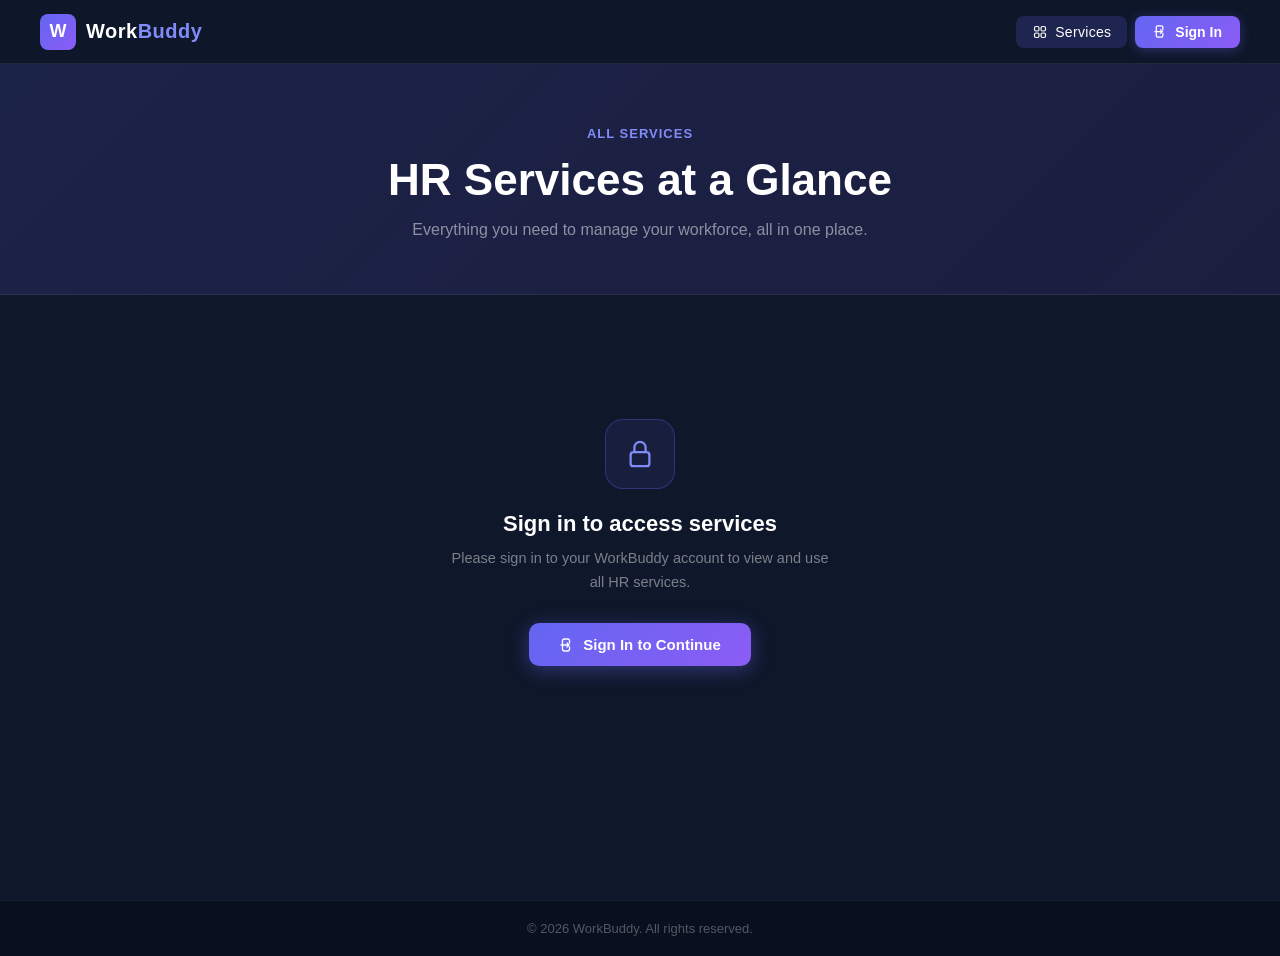
<file: src/main/resources/static/training.html>
<!DOCTYPE html>
<html lang="en">
<head>
    <meta charset="UTF-8" />
    <meta name="viewport" content="width=device-width, initial-scale=1.0" />
    <title>WorkBuddy &mdash; Training &amp; Development</title>
    <link rel="stylesheet" href="css/style.css" />
    <link rel="stylesheet" href="css/dashboard.css" />
</head>
<body>

    <!-- ===== Fixed Navbar ===== -->
    <nav class="navbar" id="navbar">
        <a href="index.html" class="navbar-brand">
            <div class="logo-icon">W</div>
            <span class="brand-name">Work<span>Buddy</span></span>
        </a>
        <div class="navbar-actions">
            <a href="services.html" class="nav-services-link" style="color:#fff;background:rgba(99,102,241,0.2);">
                <svg xmlns="http://www.w3.org/2000/svg" fill="none" viewBox="0 0 24 24" stroke-width="1.8" stroke="currentColor"><path stroke-linecap="round" stroke-linejoin="round" d="M3.75 6A2.25 2.25 0 0 1 6 3.75h2.25A2.25 2.25 0 0 1 10.5 6v2.25a2.25 2.25 0 0 1-2.25 2.25H6a2.25 2.25 0 0 1-2.25-2.25V6ZM3.75 15.75A2.25 2.25 0 0 1 6 13.5h2.25a2.25 2.25 0 0 1 2.25 2.25V18a2.25 2.25 0 0 1-2.25 2.25H6A2.25 2.25 0 0 1 3.75 18v-2.25ZM13.5 6a2.25 2.25 0 0 1 2.25-2.25H18A2.25 2.25 0 0 1 20.25 6v2.25A2.25 2.25 0 0 1 18 10.5h-2.25a2.25 2.25 0 0 1-2.25-2.25V6ZM13.5 15.75a2.25 2.25 0 0 1 2.25-2.25H18a2.25 2.25 0 0 1 2.25 2.25V18A2.25 2.25 0 0 1 18 20.25h-2.25A2.25 2.25 0 0 1 13.5 18v-2.25Z" /></svg>
                Services
            </a>
            <button class="btn-signin" id="btn-signin" onclick="openSignInModal()">
                <svg xmlns="http://www.w3.org/2000/svg" fill="none" viewBox="0 0 24 24" stroke-width="2" stroke="currentColor"><path stroke-linecap="round" stroke-linejoin="round" d="M15.75 9V5.25A2.25 2.25 0 0 0 13.5 3h-6a2.25 2.25 0 0 0-2.25 2.25v13.5A2.25 2.25 0 0 0 7.5 21h6a2.25 2.25 0 0 0 2.25-2.25V15M12 9l3 3m0 0-3 3m3-3H3" /></svg>
                Sign In
            </button>
            <div class="profile-wrapper" id="profile-section" style="display:none;">
                <button class="profile-btn" id="profile-btn">
                    <div class="profile-avatar" id="nav-avatar">??</div>
                    <span class="profile-name" id="nav-name">Loading</span>
                    <svg class="profile-chevron" xmlns="http://www.w3.org/2000/svg" fill="none" viewBox="0 0 24 24" stroke-width="2" stroke="currentColor"><path stroke-linecap="round" stroke-linejoin="round" d="m19.5 8.25-7.5 7.5-7.5-7.5" /></svg>
                </button>
                <div class="profile-dropdown" id="profile-dropdown">
                    <div class="profile-dropdown-header">
                        <div class="full-name" id="nav-full-name">-</div>
                        <div class="email" id="nav-email">-</div>
                    </div>
                    <a href="#"><svg xmlns="http://www.w3.org/2000/svg" fill="none" viewBox="0 0 24 24" stroke-width="1.8" stroke="currentColor"><path stroke-linecap="round" stroke-linejoin="round" d="M15.75 6a3.75 3.75 0 1 1-7.5 0 3.75 3.75 0 0 1 7.5 0ZM4.501 20.118a7.5 7.5 0 0 1 14.998 0A17.933 17.933 0 0 1 12 21.75c-2.676 0-5.216-.584-7.499-1.632Z" /></svg> My Profile</a>
                    <div class="divider"></div>
                    <a href="#" class="logout" onclick="signOut(); return false;"><svg xmlns="http://www.w3.org/2000/svg" fill="none" viewBox="0 0 24 24" stroke-width="1.8" stroke="currentColor"><path stroke-linecap="round" stroke-linejoin="round" d="M15.75 9V5.25A2.25 2.25 0 0 0 13.5 3h-6a2.25 2.25 0 0 0-2.25 2.25v13.5A2.25 2.25 0 0 0 7.5 21h6a2.25 2.25 0 0 0 2.25-2.25V15m3 0 3-3m0 0-3-3m3 3H9" /></svg> Sign Out</a>
                </div>
            </div>
        </div>
    </nav>

    <!-- ===== Page Content ===== -->
    <div class="page-content">
        <div class="page-inner">

            <!-- Page Header -->
            <div class="page-header">
                <div>
                    <div class="page-title">Training &amp; Development</div>
                    <div class="page-subtitle">Schedule and track employee training programs</div>
                </div>
                <button class="btn-add" id="btn-add-training" onclick="openAddModal()" style="display:none;">
                    <svg xmlns="http://www.w3.org/2000/svg" fill="none" viewBox="0 0 24 24" stroke-width="2.5" stroke="currentColor"><path stroke-linecap="round" stroke-linejoin="round" d="M12 4.5v15m7.5-7.5h-15" /></svg>
                    Add Training
                </button>
            </div>

            <!-- Table -->
            <div class="table-wrapper">
                <table class="data-table">
                    <thead>
                        <tr>
                            <th>Title</th>
                            <th>Trainer</th>
                            <th>Start Date</th>
                            <th>End Date</th>
                            <th>Participants</th>
                            <th>Status</th>
                            <th id="th-actions" style="display:none;">Actions</th>
                        </tr>
                    </thead>
                    <tbody id="training-tbody">
                        <tr class="loading-row">
                            <td colspan="7">Loading training records...</td>
                        </tr>
                    </tbody>
                </table>
            </div>

        </div>
    </div>

    <!-- ===== Footer ===== -->
    <footer class="footer"><span>&copy; 2026 WorkBuddy. All rights reserved.</span></footer>

    <!-- ===== Add / Edit Modal ===== -->
    <div class="dash-modal-overlay" id="form-modal">
        <div class="dash-modal-card">
            <button class="dash-modal-close" onclick="closeFormModal()">
                <svg xmlns="http://www.w3.org/2000/svg" fill="none" viewBox="0 0 24 24" stroke-width="2.5" stroke="currentColor"><path stroke-linecap="round" stroke-linejoin="round" d="M6 18 18 6M6 6l12 12" /></svg>
            </button>
            <div class="dash-modal-title" id="form-modal-title">Add Training</div>

            <!-- Title -->
            <div class="form-group">
                <label class="form-label">Title</label>
                <input type="text" id="f-title" class="form-input" placeholder="e.g. Leadership Development Workshop" />
            </div>

            <!-- Trainer + Participants -->
            <div class="form-row">
                <div class="form-group">
                    <label class="form-label">Trainer</label>
                    <input type="text" id="f-trainer" class="form-input" placeholder="Trainer name" />
                </div>
                <div class="form-group">
                    <label class="form-label">Participants</label>
                    <input type="number" id="f-participants" class="form-input" placeholder="0" min="0" />
                </div>
            </div>

            <!-- Start Date + End Date -->
            <div class="form-row">
                <div class="form-group">
                    <label class="form-label">Start Date</label>
                    <input type="date" id="f-start-date" class="form-input" />
                </div>
                <div class="form-group">
                    <label class="form-label">End Date</label>
                    <input type="date" id="f-end-date" class="form-input" />
                </div>
            </div>

            <!-- Status -->
            <div class="form-group">
                <label class="form-label">Status</label>
                <select id="f-status" class="form-select">
                    <option value="Upcoming">Upcoming</option>
                    <option value="Ongoing">Ongoing</option>
                    <option value="Completed">Completed</option>
                    <option value="Cancelled">Cancelled</option>
                </select>
            </div>

            <!-- Description -->
            <div class="form-group">
                <label class="form-label">Description</label>
                <textarea id="f-description" class="form-textarea" placeholder="Brief description of the training program..."></textarea>
            </div>

            <div class="modal-footer">
                <button class="btn-cancel" onclick="closeFormModal()">Cancel</button>
                <button class="btn-save" onclick="submitForm()">Save</button>
            </div>
        </div>
    </div>

    <!-- ===== Delete Confirm Modal ===== -->
    <div class="dash-modal-overlay" id="delete-modal">
        <div class="dash-modal-card narrow">
            <button class="dash-modal-close" onclick="closeDeleteModal()">
                <svg xmlns="http://www.w3.org/2000/svg" fill="none" viewBox="0 0 24 24" stroke-width="2.5" stroke="currentColor"><path stroke-linecap="round" stroke-linejoin="round" d="M6 18 18 6M6 6l12 12" /></svg>
            </button>
            <div class="confirm-icon">
                <svg xmlns="http://www.w3.org/2000/svg" fill="none" viewBox="0 0 24 24" stroke-width="1.8" stroke="currentColor"><path stroke-linecap="round" stroke-linejoin="round" d="m14.74 9-.346 9m-4.788 0L9.26 9m9.968-3.21c.342.052.682.107 1.022.166m-1.022-.165L18.16 19.673a2.25 2.25 0 0 1-2.244 2.077H8.084a2.25 2.25 0 0 1-2.244-2.077L4.772 5.79m14.456 0a48.108 48.108 0 0 0-3.478-.397m-12 .562c.34-.059.68-.114 1.022-.165m0 0a48.11 48.11 0 0 1 3.478-.397m7.5 0v-.916c0-1.18-.91-2.164-2.09-2.201a51.964 51.964 0 0 0-3.32 0c-1.18.037-2.09 1.022-2.09 2.201v.916m7.5 0a48.667 48.667 0 0 0-7.5 0" /></svg>
            </div>
            <div class="confirm-title">Delete Training</div>
            <div class="confirm-text">Are you sure you want to delete this training record? This action cannot be undone.</div>
            <div class="modal-footer">
                <button class="btn-cancel" onclick="closeDeleteModal()">Cancel</button>
                <button class="btn-confirm-delete" onclick="doDelete()">Delete</button>
            </div>
        </div>
    </div>

    <!-- ===== Toast ===== -->
    <div class="toast" id="toast"></div>

    <!-- ===== Auth Modal ===== -->
    <div class="modal-overlay" id="auth-modal">
        <div class="auth-modal-card">
            <button class="modal-close" onclick="closeSignInModal()"><svg xmlns="http://www.w3.org/2000/svg" fill="none" viewBox="0 0 24 24" stroke-width="2.5" stroke="currentColor"><path stroke-linecap="round" stroke-linejoin="round" d="M6 18 18 6M6 6l12 12" /></svg></button>
            <div id="step-provider" class="modal-step">
                <div class="modal-logo"><div class="logo-icon" style="width:38px;height:38px;font-size:17px;">W</div><span class="brand-name" style="font-size:18px;">Work<span>Buddy</span></span></div>
                <h2 class="modal-title">Sign in to WorkBuddy</h2>
                <p class="modal-subtitle">Choose how you'd like to continue</p>
                <button class="provider-btn" onclick="showEmailStep()"><span class="provider-icon email"><svg xmlns="http://www.w3.org/2000/svg" fill="none" viewBox="0 0 24 24" stroke-width="1.8" stroke="white"><path stroke-linecap="round" stroke-linejoin="round" d="M21.75 6.75v10.5a2.25 2.25 0 0 1-2.25 2.25h-15a2.25 2.25 0 0 1-2.25-2.25V6.75m19.5 0A2.25 2.25 0 0 0 19.5 4.5h-15a2.25 2.25 0 0 0-2.25 2.25m19.5 0v.243a2.25 2.25 0 0 1-1.07 1.916l-7.5 4.615a2.25 2.25 0 0 1-2.36 0L3.32 8.91a2.25 2.25 0 0 1-1.07-1.916V6.75" /></svg></span>Continue with Email</button>
            </div>
            <div id="step-loading" class="modal-step" style="display:none;"><div class="modal-loading"><div class="spinner"></div><p id="loading-text">Connecting...</p></div></div>
            <div id="step-email" class="modal-step" style="display:none;">
                <button class="modal-back" onclick="showProviderStep()"><svg xmlns="http://www.w3.org/2000/svg" fill="none" viewBox="0 0 24 24" stroke-width="2" stroke="currentColor"><path stroke-linecap="round" stroke-linejoin="round" d="M10.5 19.5 3 12m0 0 7.5-7.5M3 12h18" /></svg> Back</button>
                <h2 class="modal-title">Sign in</h2>
                <p class="modal-subtitle">Use your WorkBuddy username or email</p>
                <div class="modal-form-group"><label class="modal-label">Username or Email</label><input type="text" id="email-username" class="modal-input" placeholder="username or you@example.com" /></div>
                <div class="modal-form-group"><label class="modal-label">Password</label><input type="password" id="email-password" class="modal-input" placeholder="••••••••" /></div>
                <button class="modal-submit" onclick="submitEmailSignIn()">Sign In</button>
            </div>
        </div>
    </div>

    <script src="js/auth.js"></script>
    <script src="js/api.js"></script>
    <script>
        /* ── Auth guard ── */
        (function () {
            if (!getUser()) {
                window.location.href = 'services.html';
            }
        })();

        /* ── State ── */
        let editingId        = null;
        let deleteTargetId   = null;
        let isAdmin          = false;

        /* ── Helpers ── */
        function showToast(type, msg) {
            const t = document.getElementById('toast');
            t.textContent = msg;
            t.className   = 'toast ' + type + ' show';
            setTimeout(() => { t.className = 'toast'; }, 3000);
        }

        function statusBadge(status) {
            const map = {
                'Completed': 'badge-green',
                'Ongoing':   'badge-blue',
                'Upcoming':  'badge-yellow',
                'Cancelled': 'badge-red'
            };
            const cls = map[status] || 'badge-gray';
            return `<span class="badge ${cls}">${status || '—'}</span>`;
        }

        function fmtDate(val) {
            if (!val) return '—';
            try { return new Date(val).toLocaleDateString('en-GB', { day:'2-digit', month:'short', year:'numeric' }); }
            catch { return val; }
        }

        /* ── Load Data ── */
        async function loadData() {
            const tbody = document.getElementById('training-tbody');
            tbody.innerHTML = '<tr class="loading-row"><td colspan="7">Loading training records...</td></tr>';
            try {
                const records = await Api.training.getAll();
                renderTable(records || []);
            } catch (err) {
                tbody.innerHTML = `<tr><td colspan="7" class="empty-state">
                    <svg xmlns="http://www.w3.org/2000/svg" fill="none" viewBox="0 0 24 24" stroke-width="1.5" stroke="currentColor"><path stroke-linecap="round" stroke-linejoin="round" d="M12 9v3.75m9-.75a9 9 0 1 1-18 0 9 9 0 0 1 18 0Zm-9 3.75h.008v.008H12v-.008Z" /></svg>
                    <p>Failed to load training records</p>Could not connect to server</td></tr>`;
            }
        }

        function renderTable(records) {
            const tbody = document.getElementById('training-tbody');
            if (!records.length) {
                tbody.innerHTML = `<tr><td colspan="7" class="empty-state">
                    <svg xmlns="http://www.w3.org/2000/svg" fill="none" viewBox="0 0 24 24" stroke-width="1.5" stroke="currentColor"><path stroke-linecap="round" stroke-linejoin="round" d="M4.26 10.147a60.438 60.438 0 0 0-.491 6.347A48.62 48.62 0 0 1 12 20.904a48.62 48.62 0 0 1 8.232-4.41 60.46 60.46 0 0 0-.491-6.347m-15.482 0a50.636 50.636 0 0 0-2.658-.813A59.906 59.906 0 0 1 12 3.493a59.903 59.903 0 0 1 10.399 5.84c-.896.248-1.783.52-2.658.814m-15.482 0A50.717 50.717 0 0 1 12 13.489a50.702 50.702 0 0 1 3.741-1.342m-7.482 0a51.126 51.126 0 0 0-1.69.89M21 12a9 9 0 1 1-18 0 9 9 0 0 1 18 0Z" /></svg>
                    <p>No training records found</p>Add a training program to get started</td></tr>`;
                return;
            }
            tbody.innerHTML = records.map(r => `
                <tr>
                    <td><div class="cell-name">${escHtml(r.title || '—')}</div></td>
                    <td>${escHtml(r.trainer || '—')}</td>
                    <td>${fmtDate(r.startDate)}</td>
                    <td>${fmtDate(r.endDate)}</td>
                    <td>${r.participants != null ? r.participants : '—'}</td>
                    <td>${statusBadge(r.status)}</td>
                    ${isAdmin ? `<td>
                        <div class="action-btns">
                            <button class="btn-icon" title="Edit" onclick="openEditModal(${r.id})">
                                <svg xmlns="http://www.w3.org/2000/svg" fill="none" viewBox="0 0 24 24" stroke-width="1.8" stroke="currentColor"><path stroke-linecap="round" stroke-linejoin="round" d="m16.862 4.487 1.687-1.688a1.875 1.875 0 1 1 2.652 2.652L10.582 16.07a4.5 4.5 0 0 1-1.897 1.13L6 18l.8-2.685a4.5 4.5 0 0 1 1.13-1.897l8.932-8.931Zm0 0L19.5 7.125" /></svg>
                            </button>
                            <button class="btn-icon danger" title="Delete" onclick="openDeleteModal(${r.id})">
                                <svg xmlns="http://www.w3.org/2000/svg" fill="none" viewBox="0 0 24 24" stroke-width="1.8" stroke="currentColor"><path stroke-linecap="round" stroke-linejoin="round" d="m14.74 9-.346 9m-4.788 0L9.26 9m9.968-3.21c.342.052.682.107 1.022.166m-1.022-.165L18.16 19.673a2.25 2.25 0 0 1-2.244 2.077H8.084a2.25 2.25 0 0 1-2.244-2.077L4.772 5.79m14.456 0a48.108 48.108 0 0 0-3.478-.397m-12 .562c.34-.059.68-.114 1.022-.165m0 0a48.11 48.11 0 0 1 3.478-.397m7.5 0v-.916c0-1.18-.91-2.164-2.09-2.201a51.964 51.964 0 0 0-3.32 0c-1.18.037-2.09 1.022-2.09 2.201v.916m7.5 0a48.667 48.667 0 0 0-7.5 0" /></svg>
                            </button>
                        </div>
                    </td>` : ''}
                </tr>`).join('');
        }

        /* ── Edit: fetch single record to populate form ── */
        let _cachedRecords = [];

        async function loadDataCached() {
            try {
                _cachedRecords = await Api.training.getAll() || [];
                renderTable(_cachedRecords);
            } catch {
                document.getElementById('training-tbody').innerHTML =
                    `<tr><td colspan="7" class="empty-state">
                        <svg xmlns="http://www.w3.org/2000/svg" fill="none" viewBox="0 0 24 24" stroke-width="1.5" stroke="currentColor"><path stroke-linecap="round" stroke-linejoin="round" d="M12 9v3.75m9-.75a9 9 0 1 1-18 0 9 9 0 0 1 18 0Zm-9 3.75h.008v.008H12v-.008Z" /></svg>
                        <p>Failed to load training records</p>Could not connect to server</td></tr>`;
            }
        }

        /* ── Modals ── */
        function openAddModal() {
            editingId = null;
            document.getElementById('form-modal-title').textContent = 'Add Training';
            clearForm();
            document.getElementById('form-modal').classList.add('open');
        }

        function openEditModal(id) {
            const r = _cachedRecords.find(x => x.id === id);
            if (!r) return;
            editingId = id;
            document.getElementById('form-modal-title').textContent = 'Edit Training';
            document.getElementById('f-title').value        = r.title        || '';
            document.getElementById('f-trainer').value      = r.trainer      || '';
            document.getElementById('f-participants').value = r.participants != null ? r.participants : '';
            document.getElementById('f-start-date').value   = r.startDate    ? r.startDate.substring(0, 10) : '';
            document.getElementById('f-end-date').value     = r.endDate      ? r.endDate.substring(0, 10)   : '';
            document.getElementById('f-status').value       = r.status       || 'Upcoming';
            document.getElementById('f-description').value  = r.description  || '';
            document.getElementById('form-modal').classList.add('open');
        }

        function closeFormModal() {
            document.getElementById('form-modal').classList.remove('open');
        }

        function openDeleteModal(id) {
            deleteTargetId = id;
            document.getElementById('delete-modal').classList.add('open');
        }

        function closeDeleteModal() {
            document.getElementById('delete-modal').classList.remove('open');
        }

        function clearForm() {
            ['f-title','f-trainer','f-participants','f-start-date','f-end-date','f-description'].forEach(id => {
                document.getElementById(id).value = '';
            });
            document.getElementById('f-status').value = 'Upcoming';
        }

        /* ── Submit (create / update) ── */
        async function submitForm() {
            const data = {
                title:        document.getElementById('f-title').value.trim(),
                trainer:      document.getElementById('f-trainer').value.trim(),
                participants: parseInt(document.getElementById('f-participants').value) || 0,
                startDate:    document.getElementById('f-start-date').value  || null,
                endDate:      document.getElementById('f-end-date').value    || null,
                status:       document.getElementById('f-status').value,
                description:  document.getElementById('f-description').value.trim()
            };

            if (!data.title) {
                showToast('error', 'Title is required');
                return;
            }

            try {
                if (editingId) {
                    await Api.training.update(editingId, data);
                    showToast('success', 'Training updated successfully');
                } else {
                    await Api.training.create(data);
                    showToast('success', 'Training added successfully');
                }
                closeFormModal();
                await loadDataCached();
            } catch (err) {
                showToast('error', 'Failed to save training record');
            }
        }

        /* ── Delete ── */
        async function doDelete() {
            if (!deleteTargetId) return;
            try {
                await Api.training.delete(deleteTargetId);
                showToast('success', 'Training deleted');
                closeDeleteModal();
                await loadDataCached();
            } catch {
                showToast('error', 'Failed to delete training record');
            }
        }

        /* ── Escape HTML ── */
        function escHtml(str) {
            return String(str)
                .replace(/&/g, '&amp;')
                .replace(/</g, '&lt;')
                .replace(/>/g, '&gt;')
                .replace(/"/g, '&quot;');
        }

        /* ── Init ── */
        window.addEventListener('scroll', () => {
            document.getElementById('navbar').classList.toggle('scrolled', window.scrollY > 20);
        });

        document.addEventListener('DOMContentLoaded', function () {
            const user = getUser();
            if (!user) {
                window.location.href = 'services.html';
                return;
            }

            initNavAuth();

            isAdmin = user.role === 'admin';

            if (isAdmin) {
                document.getElementById('btn-add-training').style.display = 'inline-flex';
                document.getElementById('th-actions').style.display = 'table-cell';
            }

            loadDataCached();
        });

        /* Close modals on overlay click */
        document.getElementById('form-modal').addEventListener('click', function(e) {
            if (e.target === this) closeFormModal();
        });
        document.getElementById('delete-modal').addEventListener('click', function(e) {
            if (e.target === this) closeDeleteModal();
        });
    </script>

</body>
</html>
</file>
<file: src/main/resources/static/css/style.css>
/* ===== Reset & Base ===== */
* {
    margin: 0;
    padding: 0;
    box-sizing: border-box;
}

body {
    font-family: 'Segoe UI', Tahoma, Geneva, Verdana, sans-serif;
    color: #fff;
    background: #0f172a;
}

/* ===== Navbar ===== */
.navbar {
    position: fixed;
    top: 0;
    left: 0;
    width: 100%;
    z-index: 1000;
    display: flex;
    align-items: center;
    justify-content: space-between;
    padding: 0 40px;
    height: 64px;
    background: rgba(15, 23, 42, 0.85);
    backdrop-filter: blur(10px);
    -webkit-backdrop-filter: blur(10px);
    border-bottom: 1px solid rgba(255, 255, 255, 0.08);
    transition: background 0.3s ease, box-shadow 0.3s ease;
}

.navbar.scrolled {
    background: rgba(15, 23, 42, 0.97);
    box-shadow: 0 4px 20px rgba(0, 0, 0, 0.4);
}

/* Brand */
.navbar-brand {
    display: flex;
    align-items: center;
    gap: 10px;
    text-decoration: none;
}

.navbar-brand .logo-icon {
    width: 36px;
    height: 36px;
    background: linear-gradient(135deg, #6366f1, #8b5cf6);
    border-radius: 8px;
    display: flex;
    align-items: center;
    justify-content: center;
    font-size: 18px;
    font-weight: 700;
    color: #fff;
}

.navbar-brand .brand-name {
    font-size: 20px;
    font-weight: 700;
    color: #fff;
    letter-spacing: 0.5px;
}

.navbar-brand .brand-name span {
    color: #818cf8;
}

/* Right Actions (Services + Profile) */
.navbar-actions {
    display: flex;
    align-items: center;
    gap: 8px;
}

/* Services Link */
.nav-services-link {
    display: flex;
    align-items: center;
    gap: 7px;
    padding: 8px 16px;
    border-radius: 8px;
    color: rgba(255, 255, 255, 0.8);
    text-decoration: none;
    font-size: 14px;
    font-weight: 500;
    letter-spacing: 0.3px;
    transition: color 0.2s, background 0.2s;
}

.nav-services-link:hover {
    color: #fff;
    background: rgba(99, 102, 241, 0.2);
}

.nav-services-link svg {
    width: 16px;
    height: 16px;
}

/* Profile */
.profile-wrapper {
    position: relative;
    margin-left: 4px;
}

.profile-btn {
    display: flex;
    align-items: center;
    gap: 10px;
    padding: 6px 14px 6px 6px;
    border-radius: 50px;
    border: 1px solid rgba(255, 255, 255, 0.15);
    background: rgba(255, 255, 255, 0.07);
    cursor: pointer;
    font-family: inherit;
    font-size: inherit;
    color: #fff;
    outline: none;
    transition: background 0.2s, border-color 0.2s;
}

.profile-btn:hover,
.profile-btn.open {
    background: rgba(99, 102, 241, 0.2);
    border-color: rgba(99, 102, 241, 0.5);
}

.profile-avatar {
    width: 32px;
    height: 32px;
    border-radius: 50%;
    background: linear-gradient(135deg, #6366f1, #8b5cf6);
    display: flex;
    align-items: center;
    justify-content: center;
    font-size: 13px;
    font-weight: 600;
    color: #fff;
}

.profile-name {
    font-size: 13.5px;
    font-weight: 500;
    color: rgba(255, 255, 255, 0.9);
}

.profile-chevron {
    width: 14px;
    height: 14px;
    color: rgba(255, 255, 255, 0.5);
    transition: transform 0.2s;
}

.profile-btn.open .profile-chevron {
    transform: rotate(180deg);
}

/* Profile Dropdown — click-toggled via JS */
.profile-dropdown {
    display: none;
    position: absolute;
    top: calc(100% + 10px);
    right: 0;
    background: rgba(15, 23, 42, 0.97);
    border: 1px solid rgba(255, 255, 255, 0.1);
    border-radius: 12px;
    padding: 8px;
    min-width: 220px;
    box-shadow: 0 20px 40px rgba(0, 0, 0, 0.4);
    backdrop-filter: blur(10px);
    z-index: 1100;
}

.profile-dropdown.open {
    display: block;
    animation: fadeDown2 0.18s ease;
}

@keyframes fadeDown2 {
    from { opacity: 0; transform: translateY(-6px); }
    to   { opacity: 1; transform: translateY(0); }
}

.profile-dropdown-header {
    padding: 10px 14px 12px;
    border-bottom: 1px solid rgba(255, 255, 255, 0.08);
    margin-bottom: 6px;
}

.profile-dropdown-header .full-name {
    font-size: 14px;
    font-weight: 600;
    color: #fff;
}

.profile-dropdown-header .email {
    font-size: 12px;
    color: rgba(255, 255, 255, 0.45);
    margin-top: 2px;
}

.profile-dropdown a {
    display: flex;
    align-items: center;
    gap: 10px;
    padding: 9px 14px;
    border-radius: 8px;
    color: rgba(255, 255, 255, 0.75);
    text-decoration: none;
    font-size: 13.5px;
    transition: background 0.15s, color 0.15s;
}

.profile-dropdown a:hover {
    background: rgba(99, 102, 241, 0.2);
    color: #fff;
}

.profile-dropdown a svg {
    width: 15px;
    height: 15px;
    flex-shrink: 0;
}

.profile-dropdown .divider {
    height: 1px;
    background: rgba(255, 255, 255, 0.08);
    margin: 6px 0;
}

.profile-dropdown .logout {
    color: rgba(248, 113, 113, 0.85);
}

.profile-dropdown .logout:hover {
    background: rgba(248, 113, 113, 0.1);
    color: #f87171;
}

/* ===== Hero Section — exactly full screen ===== */
.hero {
    height: 100vh;
    background-image: url('../images/background.jpg');
    background-size: cover;
    background-position: center;
    position: relative;
    display: flex;
    align-items: center;
    justify-content: center;
    overflow: hidden;
}

.hero-overlay {
    position: absolute;
    inset: 0;
    background: linear-gradient(
        135deg,
        rgba(15, 23, 42, 0.82) 0%,
        rgba(30, 27, 75, 0.65) 50%,
        rgba(15, 23, 42, 0.75) 100%
    );
}

.hero-content {
    position: relative;
    z-index: 2;
    text-align: center;
    max-width: 740px;
    padding: 0 24px;
}

.hero-badge {
    display: inline-flex;
    align-items: center;
    gap: 8px;
    background: rgba(99, 102, 241, 0.2);
    border: 1px solid rgba(99, 102, 241, 0.4);
    border-radius: 50px;
    padding: 6px 16px;
    font-size: 13px;
    color: #a5b4fc;
    margin-bottom: 28px;
    letter-spacing: 0.5px;
}

.hero-badge .dot {
    width: 6px;
    height: 6px;
    border-radius: 50%;
    background: #818cf8;
    animation: pulse 2s infinite;
}

@keyframes pulse {
    0%, 100% { opacity: 1; transform: scale(1); }
    50%       { opacity: 0.5; transform: scale(0.8); }
}

.hero-title {
    font-size: clamp(38px, 6vw, 68px);
    font-weight: 800;
    line-height: 1.1;
    letter-spacing: -1px;
    color: #fff;
    margin-bottom: 20px;
}

.hero-title .highlight {
    background: linear-gradient(135deg, #818cf8, #c084fc);
    -webkit-background-clip: text;
    -webkit-text-fill-color: transparent;
    background-clip: text;
}

.hero-subtitle {
    font-size: clamp(15px, 2vw, 18px);
    color: rgba(255, 255, 255, 0.65);
    line-height: 1.7;
    margin-bottom: 40px;
}

.hero-actions {
    display: flex;
    gap: 14px;
    justify-content: center;
    flex-wrap: wrap;
}

.btn-primary {
    display: inline-flex;
    align-items: center;
    gap: 8px;
    padding: 13px 28px;
    background: linear-gradient(135deg, #6366f1, #8b5cf6);
    color: #fff;
    text-decoration: none;
    border-radius: 10px;
    font-size: 15px;
    font-weight: 600;
    transition: transform 0.2s, box-shadow 0.2s;
    box-shadow: 0 4px 20px rgba(99, 102, 241, 0.4);
}

.btn-primary:hover {
    transform: translateY(-2px);
    box-shadow: 0 8px 30px rgba(99, 102, 241, 0.6);
}

.btn-secondary {
    display: inline-flex;
    align-items: center;
    gap: 8px;
    padding: 13px 28px;
    background: rgba(255, 255, 255, 0.1);
    color: #fff;
    text-decoration: none;
    border-radius: 10px;
    font-size: 15px;
    font-weight: 600;
    border: 1px solid rgba(255, 255, 255, 0.2);
    transition: transform 0.2s, background 0.2s;
}

.btn-secondary:hover {
    transform: translateY(-2px);
    background: rgba(255, 255, 255, 0.18);
}

/* ===== Stats Bar ===== */
.stats-bar {
    background: #0f172a;
    border-top: 1px solid rgba(255, 255, 255, 0.07);
    border-bottom: 1px solid rgba(255, 255, 255, 0.07);
    padding: 28px 40px;
    display: flex;
    justify-content: center;
    gap: 60px;
    flex-wrap: wrap;
}

.stat-item {
    text-align: center;
}

.stat-number {
    font-size: 28px;
    font-weight: 800;
    color: #818cf8;
    display: block;
}

.stat-label {
    font-size: 12.5px;
    color: rgba(255, 255, 255, 0.45);
    text-transform: uppercase;
    letter-spacing: 1px;
    margin-top: 4px;
}

/* ===== Contact Section ===== */
.contact-section {
    background: #0f172a;
    padding: 80px 40px;
}

.contact-inner {
    max-width: 900px;
    margin: 0 auto;
}

.contact-header {
    text-align: center;
    margin-bottom: 52px;
}

.contact-badge {
    display: inline-block;
    background: rgba(99, 102, 241, 0.15);
    border: 1px solid rgba(99, 102, 241, 0.35);
    color: #a5b4fc;
    font-size: 12.5px;
    font-weight: 600;
    letter-spacing: 1.2px;
    text-transform: uppercase;
    padding: 5px 14px;
    border-radius: 50px;
    margin-bottom: 16px;
}

.contact-title {
    font-size: clamp(28px, 4vw, 40px);
    font-weight: 800;
    color: #fff;
    margin-bottom: 12px;
}

.contact-subtitle {
    font-size: 16px;
    color: rgba(255, 255, 255, 0.5);
    line-height: 1.6;
}

.contact-grid {
    display: grid;
    grid-template-columns: repeat(auto-fit, minmax(190px, 1fr));
    gap: 20px;
}

.contact-card {
    display: flex;
    flex-direction: column;
    align-items: center;
    text-align: center;
    padding: 32px 20px;
    border: 1px solid rgba(99, 102, 241, 0.25);
    border-radius: 16px;
    background: rgba(99, 102, 241, 0.05);
    text-decoration: none;
    transition: border-color 0.2s, background 0.2s, transform 0.2s;
    gap: 10px;
}

.contact-card:hover {
    border-color: rgba(99, 102, 241, 0.6);
    background: rgba(99, 102, 241, 0.12);
    transform: translateY(-4px);
}

.contact-card-icon {
    width: 52px;
    height: 52px;
    border-radius: 14px;
    background: linear-gradient(135deg, #6366f1, #8b5cf6);
    display: flex;
    align-items: center;
    justify-content: center;
    margin-bottom: 4px;
}

.contact-card-icon svg {
    width: 24px;
    height: 24px;
    color: #fff;
}

.contact-card-label {
    font-size: 12px;
    font-weight: 600;
    text-transform: uppercase;
    letter-spacing: 1px;
    color: #818cf8;
}

.contact-card-value {
    font-size: 13.5px;
    color: rgba(255, 255, 255, 0.6);
    word-break: break-all;
    line-height: 1.4;
}

/* ===== Footer ===== */
.footer {
    background: #080f1e;
    border-top: 1px solid rgba(255, 255, 255, 0.06);
    padding: 20px 40px;
    text-align: center;
    font-size: 13px;
    color: rgba(255, 255, 255, 0.3);
}

/* ===== Services Page ===== */
.services-page {
    min-height: 100vh;
    background: #0f172a;
    padding-top: 64px;
}

.services-hero {
    background: linear-gradient(135deg, rgba(99, 102, 241, 0.15), rgba(139, 92, 246, 0.1));
    border-bottom: 1px solid rgba(255, 255, 255, 0.07);
    padding: 60px 40px 52px;
    text-align: center;
}

.services-hero-title {
    font-size: clamp(28px, 4vw, 44px);
    font-weight: 800;
    color: #fff;
    margin-bottom: 12px;
}

.services-hero-subtitle {
    font-size: 16px;
    color: rgba(255, 255, 255, 0.5);
    max-width: 520px;
    margin: 0 auto;
    line-height: 1.6;
}

.services-grid-section {
    max-width: 1100px;
    margin: 0 auto;
    padding: 52px 40px 80px;
}

.services-grid {
    display: grid;
    grid-template-columns: repeat(auto-fit, minmax(280px, 1fr));
    gap: 24px;
}

.service-card {
    border: 1px solid rgba(99, 102, 241, 0.2);
    border-radius: 16px;
    padding: 32px 28px;
    background: rgba(15, 23, 60, 0.4);
    transition: border-color 0.25s, background 0.25s, transform 0.25s;
    cursor: pointer;
    text-decoration: none;
    display: block;
    color: inherit;
}

.service-card:hover {
    border-color: rgba(99, 102, 241, 0.6);
    background: rgba(99, 102, 241, 0.1);
    transform: translateY(-5px);
}

.service-card-icon {
    width: 52px;
    height: 52px;
    border-radius: 14px;
    background: linear-gradient(135deg, #6366f1, #8b5cf6);
    display: flex;
    align-items: center;
    justify-content: center;
    margin-bottom: 20px;
}

.service-card-icon svg {
    width: 26px;
    height: 26px;
    color: #fff;
}

.service-card-title {
    font-size: 17px;
    font-weight: 700;
    color: #fff;
    margin-bottom: 8px;
}

.service-card-desc {
    font-size: 14px;
    color: rgba(255, 255, 255, 0.5);
    line-height: 1.6;
}

.service-card-arrow {
    margin-top: 20px;
    display: flex;
    align-items: center;
    gap: 6px;
    font-size: 13px;
    font-weight: 600;
    color: #818cf8;
}

.service-card-arrow svg {
    width: 15px;
    height: 15px;
    transition: transform 0.2s;
}

.service-card:hover .service-card-arrow svg {
    transform: translateX(4px);
}

/* ===== Sign In Button (navbar) ===== */
.btn-signin {
    display: flex;
    align-items: center;
    gap: 7px;
    padding: 8px 18px;
    background: linear-gradient(135deg, #6366f1, #8b5cf6);
    color: #fff;
    border: none;
    border-radius: 8px;
    font-family: inherit;
    font-size: 14px;
    font-weight: 600;
    cursor: pointer;
    transition: opacity 0.2s, transform 0.2s;
    box-shadow: 0 2px 12px rgba(99, 102, 241, 0.35);
}

.btn-signin svg {
    width: 15px;
    height: 15px;
}

.btn-signin:hover {
    opacity: 0.88;
    transform: translateY(-1px);
}

/* ===== Auth Modal ===== */
.modal-overlay {
    display: none;
    position: fixed;
    inset: 0;
    background: rgba(0, 0, 0, 0.72);
    backdrop-filter: blur(8px);
    -webkit-backdrop-filter: blur(8px);
    z-index: 2000;
    align-items: center;
    justify-content: center;
    padding: 20px;
}

.modal-overlay.open {
    display: flex;
}

.auth-modal-card {
    background: #0d1526;
    border: 1px solid rgba(255, 255, 255, 0.1);
    border-radius: 20px;
    padding: 36px 32px 32px;
    width: 100%;
    max-width: 400px;
    position: relative;
    box-shadow: 0 30px 70px rgba(0, 0, 0, 0.6);
    animation: modalIn 0.22s ease;
}

@keyframes modalIn {
    from { opacity: 0; transform: scale(0.95) translateY(10px); }
    to   { opacity: 1; transform: scale(1) translateY(0); }
}

.modal-close {
    position: absolute;
    top: 14px;
    right: 14px;
    background: rgba(255, 255, 255, 0.07);
    border: none;
    border-radius: 8px;
    width: 32px;
    height: 32px;
    display: flex;
    align-items: center;
    justify-content: center;
    cursor: pointer;
    color: rgba(255, 255, 255, 0.45);
    transition: background 0.2s, color 0.2s;
}

.modal-close:hover {
    background: rgba(255, 255, 255, 0.13);
    color: #fff;
}

.modal-close svg { width: 16px; height: 16px; }

.modal-logo {
    display: flex;
    align-items: center;
    gap: 10px;
    margin-bottom: 20px;
}

.modal-title {
    font-size: 21px;
    font-weight: 800;
    color: #fff;
    margin-bottom: 6px;
}

.modal-subtitle {
    font-size: 13.5px;
    color: rgba(255, 255, 255, 0.42);
    margin-bottom: 26px;
    line-height: 1.5;
}

/* Provider buttons */
.provider-btn {
    display: flex;
    align-items: center;
    gap: 14px;
    width: 100%;
    padding: 12px 16px;
    border-radius: 10px;
    border: 1px solid rgba(255, 255, 255, 0.1);
    background: rgba(255, 255, 255, 0.04);
    color: rgba(255, 255, 255, 0.82);
    font-family: inherit;
    font-size: 14.5px;
    font-weight: 500;
    cursor: pointer;
    text-align: left;
    margin-bottom: 9px;
    transition: background 0.2s, border-color 0.2s, color 0.2s;
}

.provider-btn:last-child { margin-bottom: 0; }

.provider-btn:hover {
    background: rgba(99, 102, 241, 0.14);
    border-color: rgba(99, 102, 241, 0.45);
    color: #fff;
}

.provider-icon {
    width: 34px;
    height: 34px;
    border-radius: 8px;
    display: flex;
    align-items: center;
    justify-content: center;
    flex-shrink: 0;
}

.provider-icon svg { width: 19px; height: 19px; }
.provider-icon.google { background: #fff; }
.provider-icon.apple  { background: #1a1a1a; }
.provider-icon.email  { background: linear-gradient(135deg, #6366f1, #8b5cf6); }
.provider-icon.phone  { background: linear-gradient(135deg, #10b981, #059669); }

/* Modal form */
.modal-back {
    background: none;
    border: none;
    color: rgba(255, 255, 255, 0.45);
    cursor: pointer;
    font-family: inherit;
    font-size: 13px;
    display: flex;
    align-items: center;
    gap: 5px;
    margin-bottom: 18px;
    padding: 0;
    transition: color 0.2s;
}

.modal-back:hover { color: #fff; }
.modal-back svg { width: 14px; height: 14px; }

.modal-form-group { margin-bottom: 13px; }

.modal-label {
    display: block;
    font-size: 12.5px;
    font-weight: 500;
    color: rgba(255, 255, 255, 0.55);
    margin-bottom: 6px;
}

.modal-input {
    width: 100%;
    padding: 11px 13px;
    background: rgba(255, 255, 255, 0.05);
    border: 1px solid rgba(255, 255, 255, 0.1);
    border-radius: 8px;
    color: #fff;
    font-family: inherit;
    font-size: 14px;
    outline: none;
    transition: border-color 0.2s;
}

.modal-input:focus { border-color: rgba(99, 102, 241, 0.6); }
.modal-input::placeholder { color: rgba(255, 255, 255, 0.22); }
.modal-input.error { border-color: rgba(248, 113, 113, 0.6); }

.modal-submit {
    width: 100%;
    padding: 12px;
    background: linear-gradient(135deg, #6366f1, #8b5cf6);
    color: #fff;
    border: none;
    border-radius: 10px;
    font-family: inherit;
    font-size: 15px;
    font-weight: 600;
    cursor: pointer;
    margin-top: 18px;
    transition: opacity 0.2s, transform 0.2s;
    box-shadow: 0 4px 16px rgba(99, 102, 241, 0.35);
}

.modal-submit:hover { opacity: 0.88; transform: translateY(-1px); }

/* Loading step */
.modal-loading {
    text-align: center;
    padding: 30px 0 20px;
}

.spinner {
    width: 42px;
    height: 42px;
    border: 3px solid rgba(99, 102, 241, 0.25);
    border-top-color: #6366f1;
    border-radius: 50%;
    animation: spin 0.75s linear infinite;
    margin: 0 auto 16px;
}

@keyframes spin { to { transform: rotate(360deg); } }

.modal-loading p {
    color: rgba(255, 255, 255, 0.5);
    font-size: 14px;
}

/* ===== Services Auth Gate ===== */
.services-auth-gate {
    display: none;
    align-items: center;
    justify-content: center;
    min-height: 55vh;
    padding: 60px 24px;
}

.services-auth-gate.visible { display: flex; }

.auth-gate-inner { text-align: center; max-width: 380px; }

.auth-gate-icon {
    width: 70px;
    height: 70px;
    background: rgba(99, 102, 241, 0.1);
    border: 1px solid rgba(99, 102, 241, 0.3);
    border-radius: 18px;
    display: flex;
    align-items: center;
    justify-content: center;
    margin: 0 auto 22px;
}

.auth-gate-icon svg { width: 30px; height: 30px; color: #818cf8; }

.auth-gate-title {
    font-size: 22px;
    font-weight: 700;
    color: #fff;
    margin-bottom: 10px;
}

.auth-gate-text {
    font-size: 14.5px;
    color: rgba(255, 255, 255, 0.45);
    line-height: 1.65;
    margin-bottom: 28px;
}

.auth-gate-btn {
    display: inline-flex;
    align-items: center;
    gap: 8px;
    padding: 13px 30px;
    background: linear-gradient(135deg, #6366f1, #8b5cf6);
    color: #fff;
    border: none;
    border-radius: 10px;
    font-family: inherit;
    font-size: 15px;
    font-weight: 600;
    cursor: pointer;
    box-shadow: 0 4px 20px rgba(99, 102, 241, 0.4);
    transition: opacity 0.2s, transform 0.2s;
}

.auth-gate-btn svg { width: 16px; height: 16px; }
.auth-gate-btn:hover { opacity: 0.88; transform: translateY(-2px); }
</file>
<file: src/main/resources/static/css/dashboard.css>
/* ===== Dashboard / Service Pages ===== */

.page-content {
    min-height: 100vh;
    background: #0f172a;
    padding-top: 64px;
}

.page-inner {
    max-width: 1200px;
    margin: 0 auto;
    padding: 36px 40px 80px;
}

/* ── Page Header ── */
.page-header {
    display: flex;
    align-items: flex-start;
    justify-content: space-between;
    margin-bottom: 28px;
    gap: 16px;
    flex-wrap: wrap;
}

.page-title {
    font-size: clamp(22px, 3vw, 28px);
    font-weight: 800;
    color: #fff;
    margin-bottom: 4px;
}

.page-subtitle {
    font-size: 14px;
    color: rgba(255, 255, 255, 0.4);
}

/* ── Primary action button ── */
.btn-add {
    display: inline-flex;
    align-items: center;
    gap: 7px;
    padding: 10px 20px;
    background: linear-gradient(135deg, #6366f1, #8b5cf6);
    color: #fff;
    border: none;
    border-radius: 9px;
    font-family: inherit;
    font-size: 14px;
    font-weight: 600;
    cursor: pointer;
    transition: opacity 0.2s, transform 0.2s;
    box-shadow: 0 2px 12px rgba(99, 102, 241, 0.35);
    white-space: nowrap;
    flex-shrink: 0;
}
.btn-add svg   { width: 16px; height: 16px; }
.btn-add:hover { opacity: 0.88; transform: translateY(-1px); }

/* ── Table ── */
.table-wrapper {
    background: rgba(15, 23, 60, 0.4);
    border: 1px solid rgba(99, 102, 241, 0.2);
    border-radius: 16px;
    overflow: hidden;
    overflow-x: auto;
}

.data-table {
    width: 100%;
    border-collapse: collapse;
    min-width: 620px;
}

.data-table thead { background: rgba(99, 102, 241, 0.1); }

.data-table th {
    padding: 13px 16px;
    text-align: left;
    font-size: 11.5px;
    font-weight: 600;
    color: rgba(255, 255, 255, 0.4);
    text-transform: uppercase;
    letter-spacing: 0.8px;
    white-space: nowrap;
}

.data-table td {
    padding: 13px 16px;
    border-top: 1px solid rgba(255, 255, 255, 0.06);
    font-size: 13.5px;
    color: rgba(255, 255, 255, 0.75);
    vertical-align: middle;
}

.data-table tbody tr:hover td { background: rgba(99, 102, 241, 0.04); }

.data-table .cell-name   { font-weight: 600; color: #fff; }
.data-table .cell-sub    { font-size: 12px; color: rgba(255,255,255,0.35); margin-top: 2px; }
.data-table .cell-mono   { font-family: 'Courier New', monospace; font-size: 13px; }

/* ── Status badges ── */
.badge {
    display: inline-block;
    padding: 3px 10px;
    border-radius: 50px;
    font-size: 11.5px;
    font-weight: 600;
    letter-spacing: 0.2px;
    white-space: nowrap;
}
.badge-green  { background: rgba(16,185,129,.15);  color: #34d399; }
.badge-red    { background: rgba(248,113,113,.15); color: #f87171; }
.badge-yellow { background: rgba(251,191,36,.15);  color: #fbbf24; }
.badge-blue   { background: rgba(99,102,241,.2);   color: #818cf8; }
.badge-gray   { background: rgba(148,163,184,.12); color: #94a3b8; }

/* ── Row action buttons ── */
.action-btns { display: flex; align-items: center; gap: 5px; flex-wrap: nowrap; }

.btn-icon {
    display: flex;
    align-items: center;
    justify-content: center;
    width: 29px;
    height: 29px;
    border-radius: 7px;
    border: 1px solid rgba(255,255,255,0.1);
    background: rgba(255,255,255,0.05);
    color: rgba(255,255,255,0.55);
    cursor: pointer;
    transition: background 0.15s, color 0.15s, border-color 0.15s;
    font-family: inherit;
}
.btn-icon svg  { width: 13px; height: 13px; }
.btn-icon:hover { background: rgba(99,102,241,.2); color: #fff; border-color: rgba(99,102,241,.4); }
.btn-icon.danger:hover  { background: rgba(248,113,113,.15); color: #f87171; border-color: rgba(248,113,113,.3); }
.btn-icon.success:hover { background: rgba(16,185,129,.15);  color: #34d399; border-color: rgba(16,185,129,.3);  }
.btn-icon.warn:hover    { background: rgba(251,191,36,.15);  color: #fbbf24; border-color: rgba(251,191,36,.3);  }

/* ── Empty / loading states ── */
.empty-state, .loading-row td {
    text-align: center;
    padding: 60px 24px !important;
    color: rgba(255,255,255,0.3);
    font-size: 14px;
}
.empty-state svg {
    width: 42px; height: 42px;
    margin: 0 auto 14px;
    display: block;
    opacity: 0.3;
}
.empty-state p { font-size: 15px; color: rgba(255,255,255,0.45); margin-bottom: 4px; }

/* ── Dashboard modal (for add/edit forms) ── */
.dash-modal-overlay {
    display: none;
    position: fixed;
    inset: 0;
    background: rgba(0,0,0,0.72);
    backdrop-filter: blur(8px);
    -webkit-backdrop-filter: blur(8px);
    z-index: 2000;
    align-items: center;
    justify-content: center;
    padding: 20px;
}
.dash-modal-overlay.open { display: flex; }

.dash-modal-card {
    background: #0d1526;
    border: 1px solid rgba(255,255,255,0.1);
    border-radius: 20px;
    padding: 30px 28px 24px;
    width: 100%;
    max-width: 580px;
    max-height: 90vh;
    overflow-y: auto;
    position: relative;
    box-shadow: 0 30px 70px rgba(0,0,0,0.6);
    animation: modalIn 0.22s ease;
}

.dash-modal-card.narrow { max-width: 400px; }

.dash-modal-close {
    position: absolute;
    top: 14px; right: 14px;
    background: rgba(255,255,255,0.07);
    border: none;
    border-radius: 8px;
    width: 32px; height: 32px;
    display: flex; align-items: center; justify-content: center;
    cursor: pointer;
    color: rgba(255,255,255,0.45);
    transition: background 0.2s, color 0.2s;
}
.dash-modal-close:hover { background: rgba(255,255,255,0.13); color: #fff; }
.dash-modal-close svg   { width: 15px; height: 15px; }

.dash-modal-title {
    font-size: 17px;
    font-weight: 700;
    color: #fff;
    margin-bottom: 20px;
    padding-right: 30px;
}

/* ── Form inside modal ── */
.form-row {
    display: grid;
    grid-template-columns: 1fr 1fr;
    gap: 14px;
}

.form-group { margin-bottom: 14px; }

.form-label {
    display: block;
    font-size: 11.5px;
    font-weight: 600;
    color: rgba(255,255,255,0.45);
    margin-bottom: 6px;
    text-transform: uppercase;
    letter-spacing: 0.5px;
}

.form-input,
.form-select,
.form-textarea {
    width: 100%;
    padding: 10px 12px;
    background: rgba(255,255,255,0.05);
    border: 1px solid rgba(255,255,255,0.1);
    border-radius: 8px;
    color: #fff;
    font-family: inherit;
    font-size: 13.5px;
    outline: none;
    transition: border-color 0.2s;
}
.form-input:focus,
.form-select:focus,
.form-textarea:focus { border-color: rgba(99,102,241,0.6); }
.form-input::placeholder,
.form-textarea::placeholder { color: rgba(255,255,255,0.2); }
.form-select option { background: #0d1526; color: #fff; }
.form-textarea { resize: vertical; min-height: 76px; }

.modal-footer {
    display: flex;
    justify-content: flex-end;
    gap: 10px;
    margin-top: 20px;
    padding-top: 16px;
    border-top: 1px solid rgba(255,255,255,0.07);
}

.btn-cancel {
    padding: 10px 20px;
    background: rgba(255,255,255,0.06);
    border: 1px solid rgba(255,255,255,0.12);
    border-radius: 8px;
    color: rgba(255,255,255,0.6);
    font-family: inherit;
    font-size: 14px;
    font-weight: 500;
    cursor: pointer;
    transition: background 0.15s, color 0.15s;
}
.btn-cancel:hover { background: rgba(255,255,255,0.1); color: #fff; }

.btn-save {
    padding: 10px 24px;
    background: linear-gradient(135deg, #6366f1, #8b5cf6);
    border: none;
    border-radius: 8px;
    color: #fff;
    font-family: inherit;
    font-size: 14px;
    font-weight: 600;
    cursor: pointer;
    transition: opacity 0.2s;
    box-shadow: 0 2px 10px rgba(99,102,241,0.3);
}
.btn-save:hover { opacity: 0.88; }

/* ── Delete confirm modal ── */
.confirm-icon {
    width: 50px; height: 50px;
    border-radius: 13px;
    background: rgba(248,113,113,0.1);
    border: 1px solid rgba(248,113,113,0.25);
    display: flex; align-items: center; justify-content: center;
    margin-bottom: 14px;
}
.confirm-icon svg { width: 22px; height: 22px; color: #f87171; }
.confirm-title { font-size: 16px; font-weight: 700; color: #fff; margin-bottom: 8px; }
.confirm-text  { font-size: 13.5px; color: rgba(255,255,255,0.42); line-height: 1.6; margin-bottom: 20px; }

.btn-confirm-delete {
    padding: 10px 20px;
    background: rgba(248,113,113,0.15);
    border: 1px solid rgba(248,113,113,0.3);
    border-radius: 8px;
    color: #f87171;
    font-family: inherit;
    font-size: 14px;
    font-weight: 600;
    cursor: pointer;
    transition: background 0.15s;
}
.btn-confirm-delete:hover { background: rgba(248,113,113,0.25); }

/* ── Toast ── */
.toast {
    position: fixed;
    bottom: 28px;
    right: 28px;
    background: rgba(13,21,38,0.97);
    border: 1px solid rgba(99,102,241,0.35);
    border-radius: 10px;
    padding: 11px 18px;
    font-size: 13.5px;
    color: rgba(255,255,255,0.9);
    box-shadow: 0 8px 30px rgba(0,0,0,0.4);
    z-index: 4000;
    opacity: 0;
    pointer-events: none;
    transition: opacity 0.2s, transform 0.2s;
    transform: translateY(6px);
}
.toast.show { opacity: 1; transform: translateY(0); pointer-events: auto; }
.toast.success { border-color: rgba(52,211,153,0.4);  color: #6ee7b7; }
.toast.error   { border-color: rgba(248,113,113,0.4); color: #fca5a5; }

/* ── Scrollbar in modal ── */
.dash-modal-card::-webkit-scrollbar { width: 4px; }
.dash-modal-card::-webkit-scrollbar-thumb { background: rgba(99,102,241,0.3); border-radius: 3px; }
.dash-modal-card::-webkit-scrollbar-track { background: transparent; }

/* ── Responsive ── */
@media (max-width: 768px) {
    .page-inner  { padding: 24px 16px 60px; }
    .page-header { flex-direction: column; }
    .form-row    { grid-template-columns: 1fr; }
}
</file>
